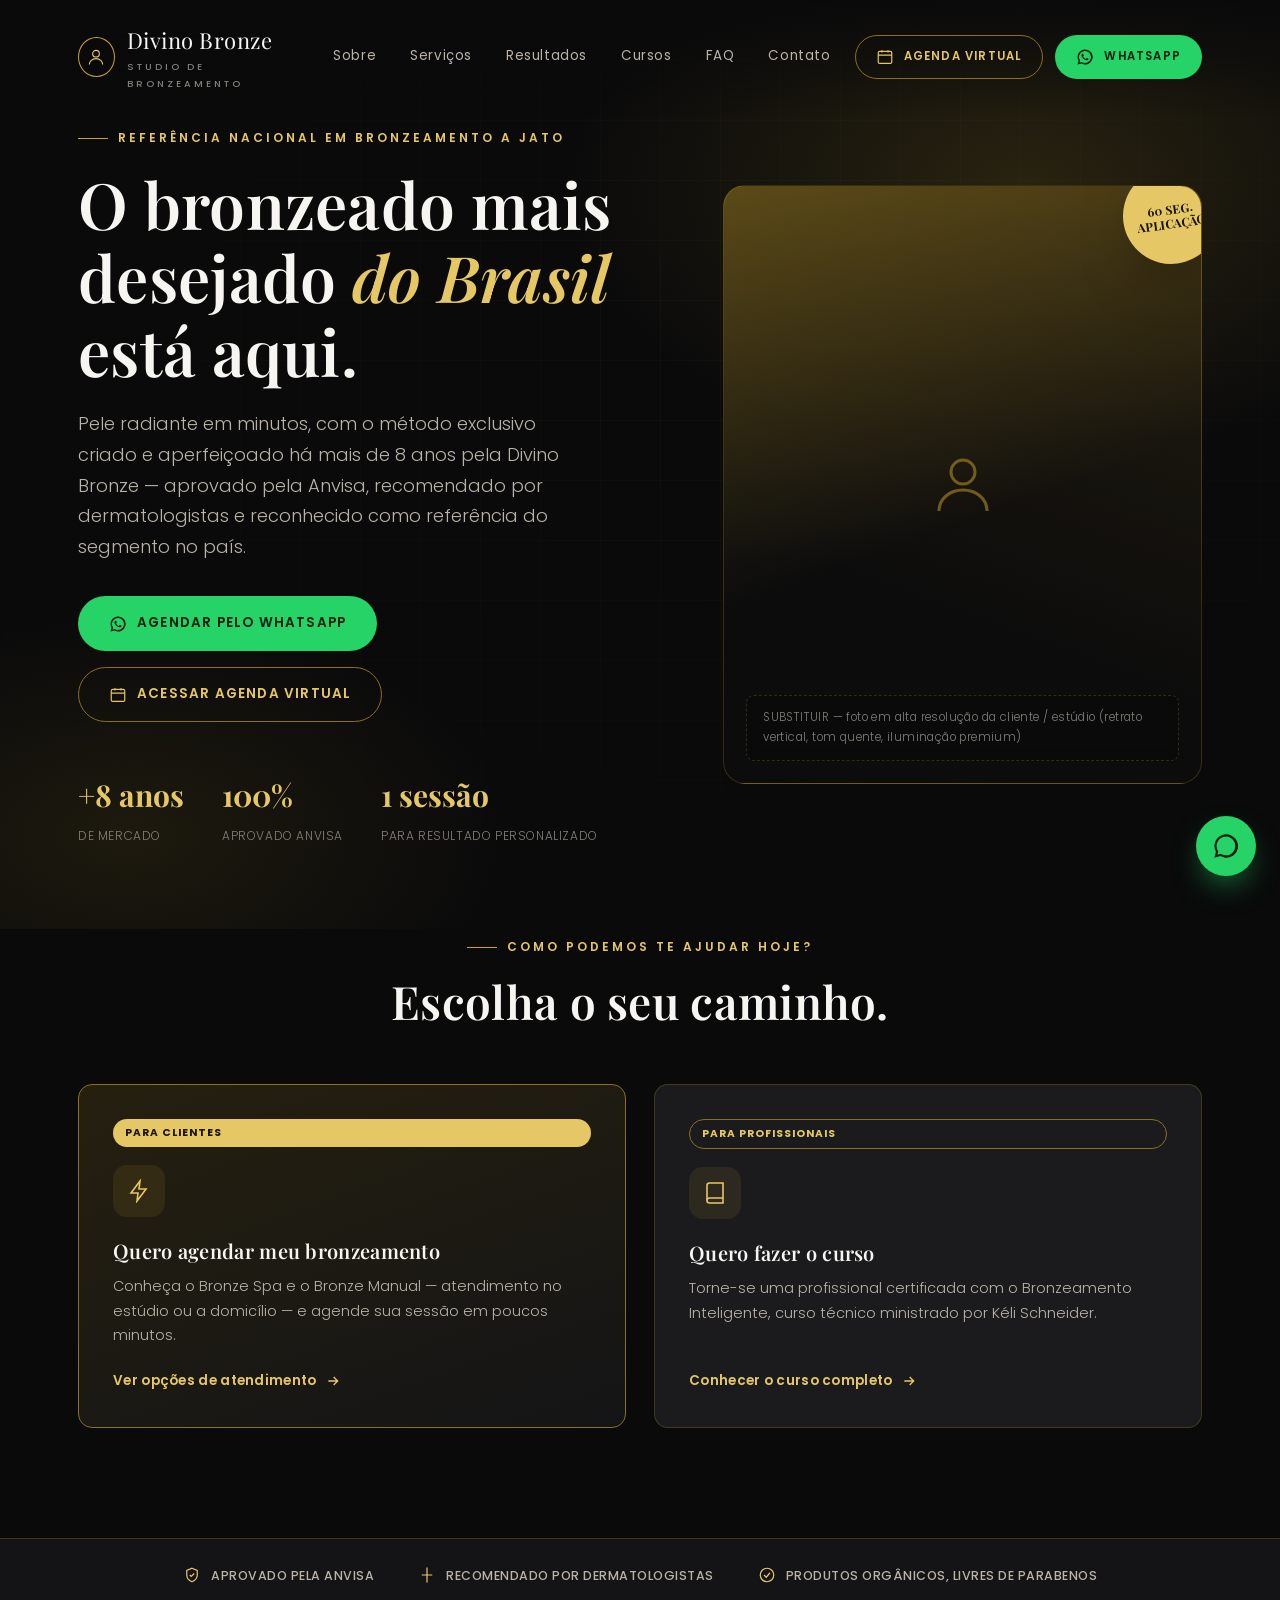
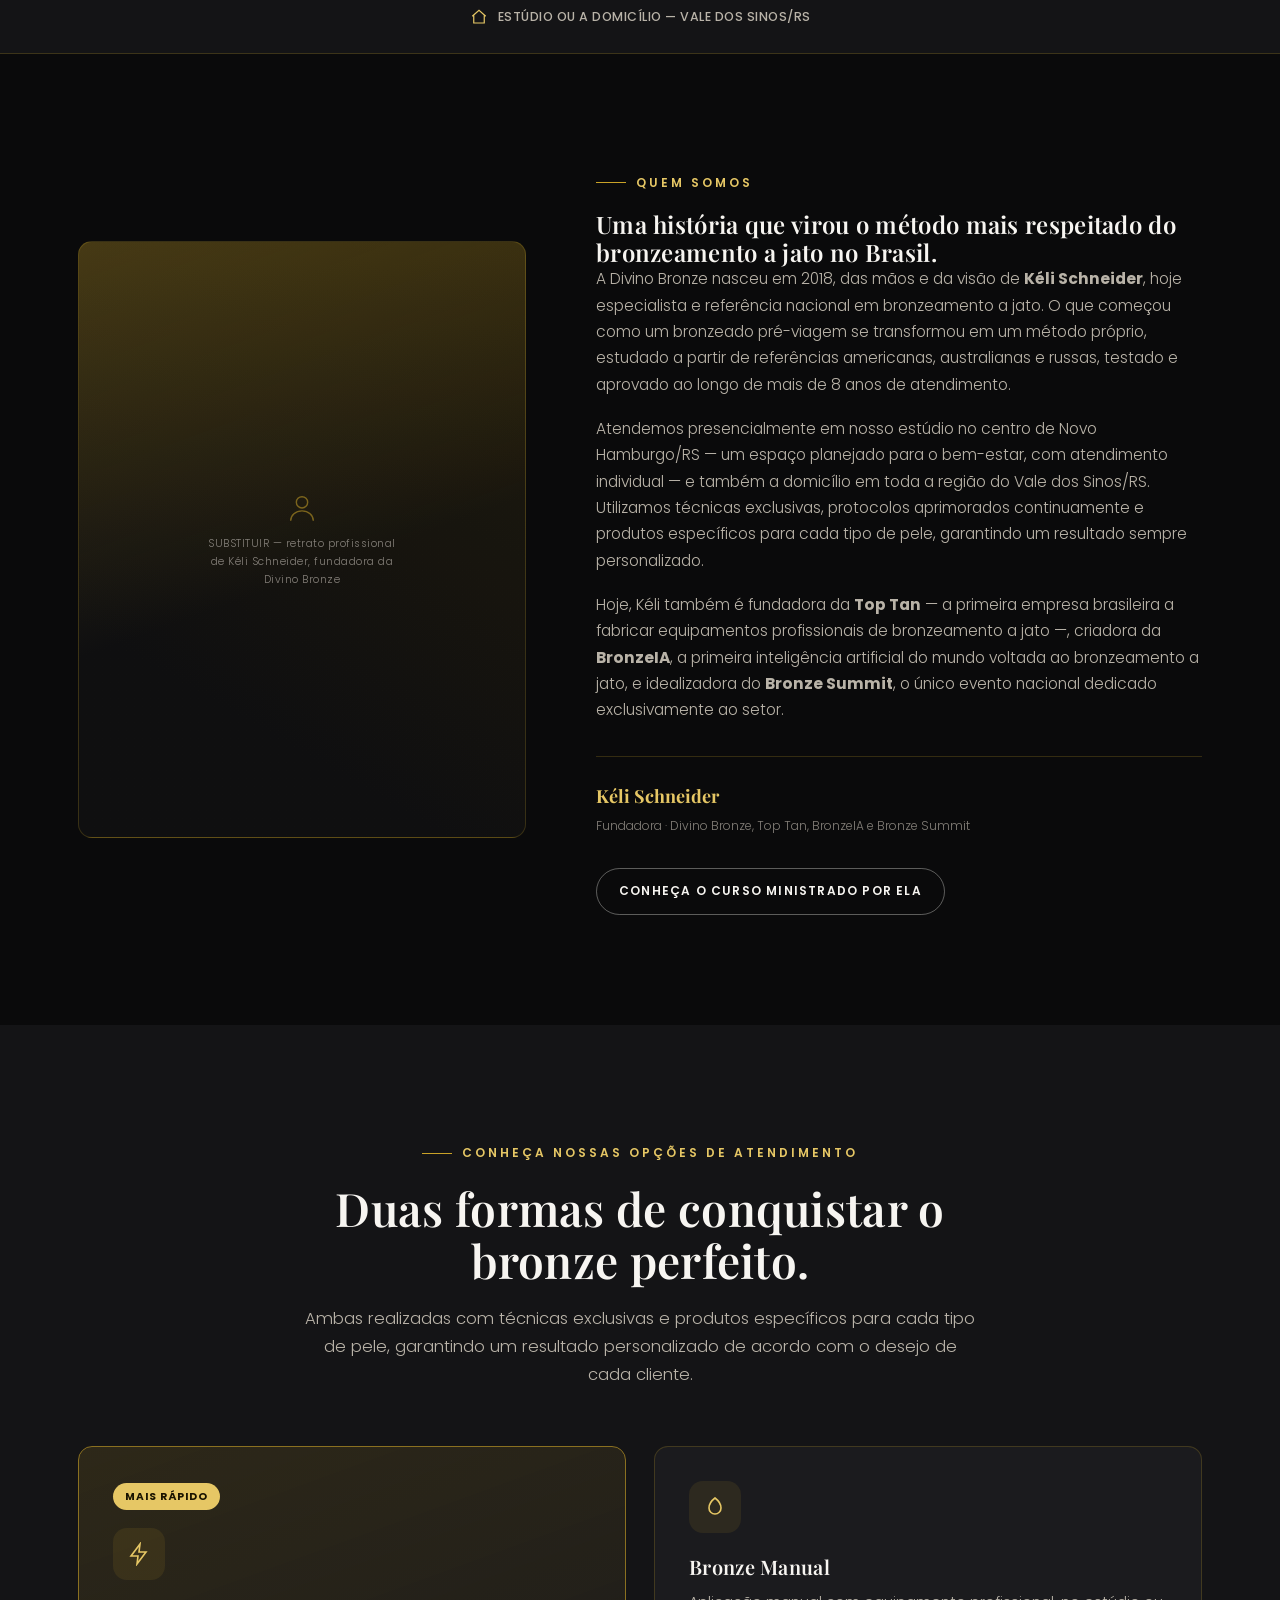
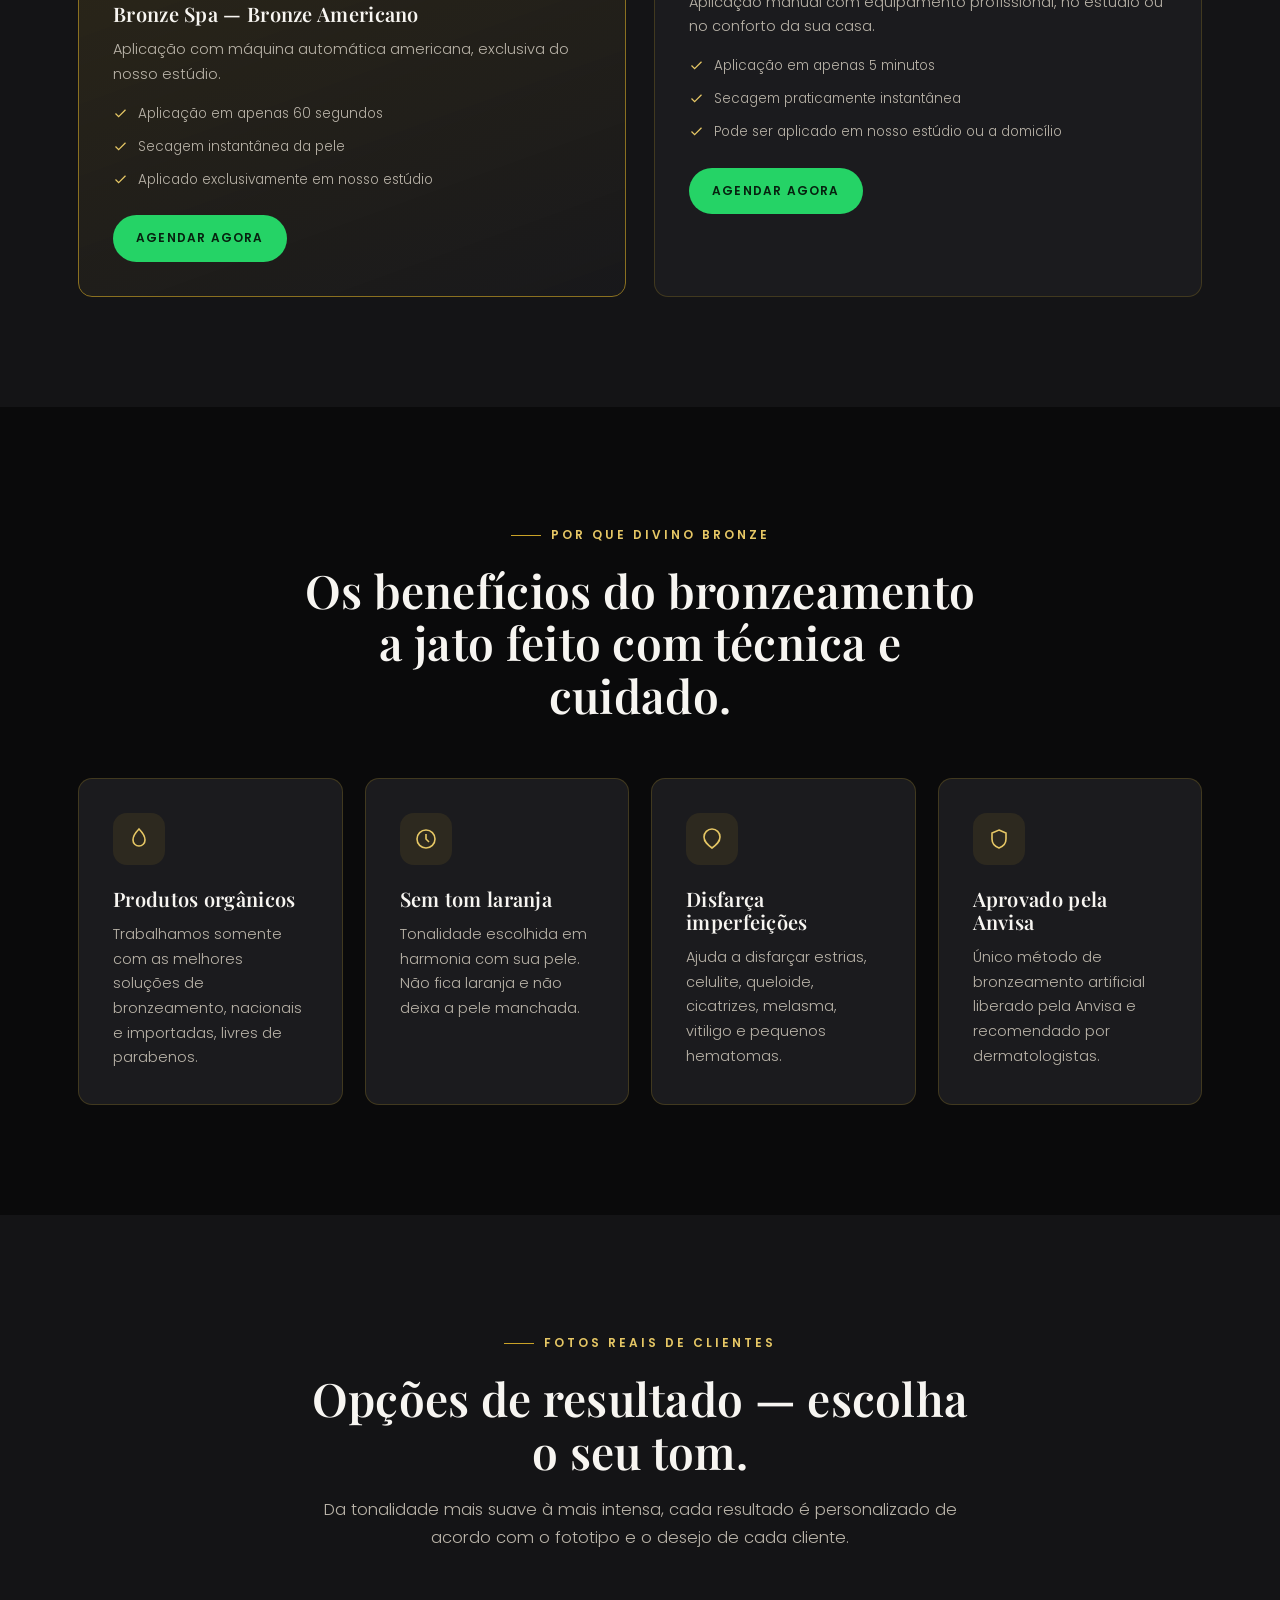
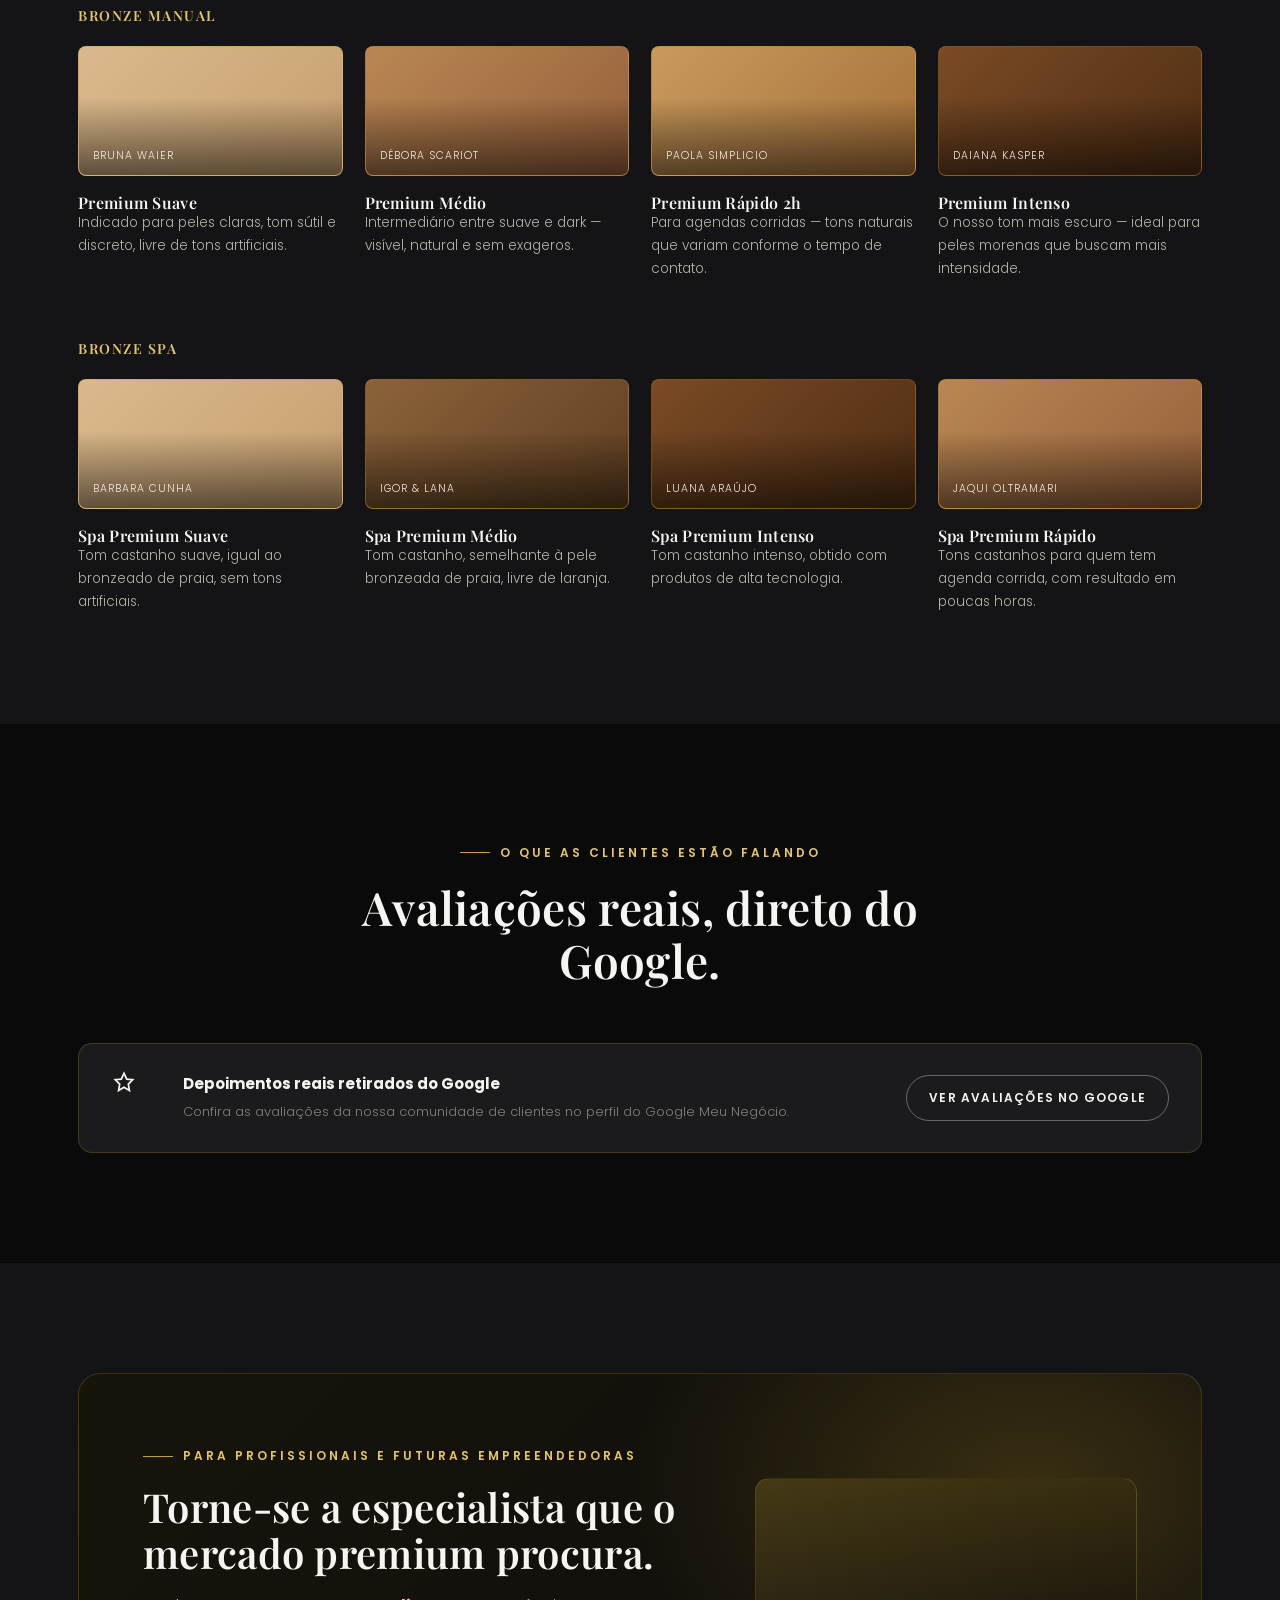
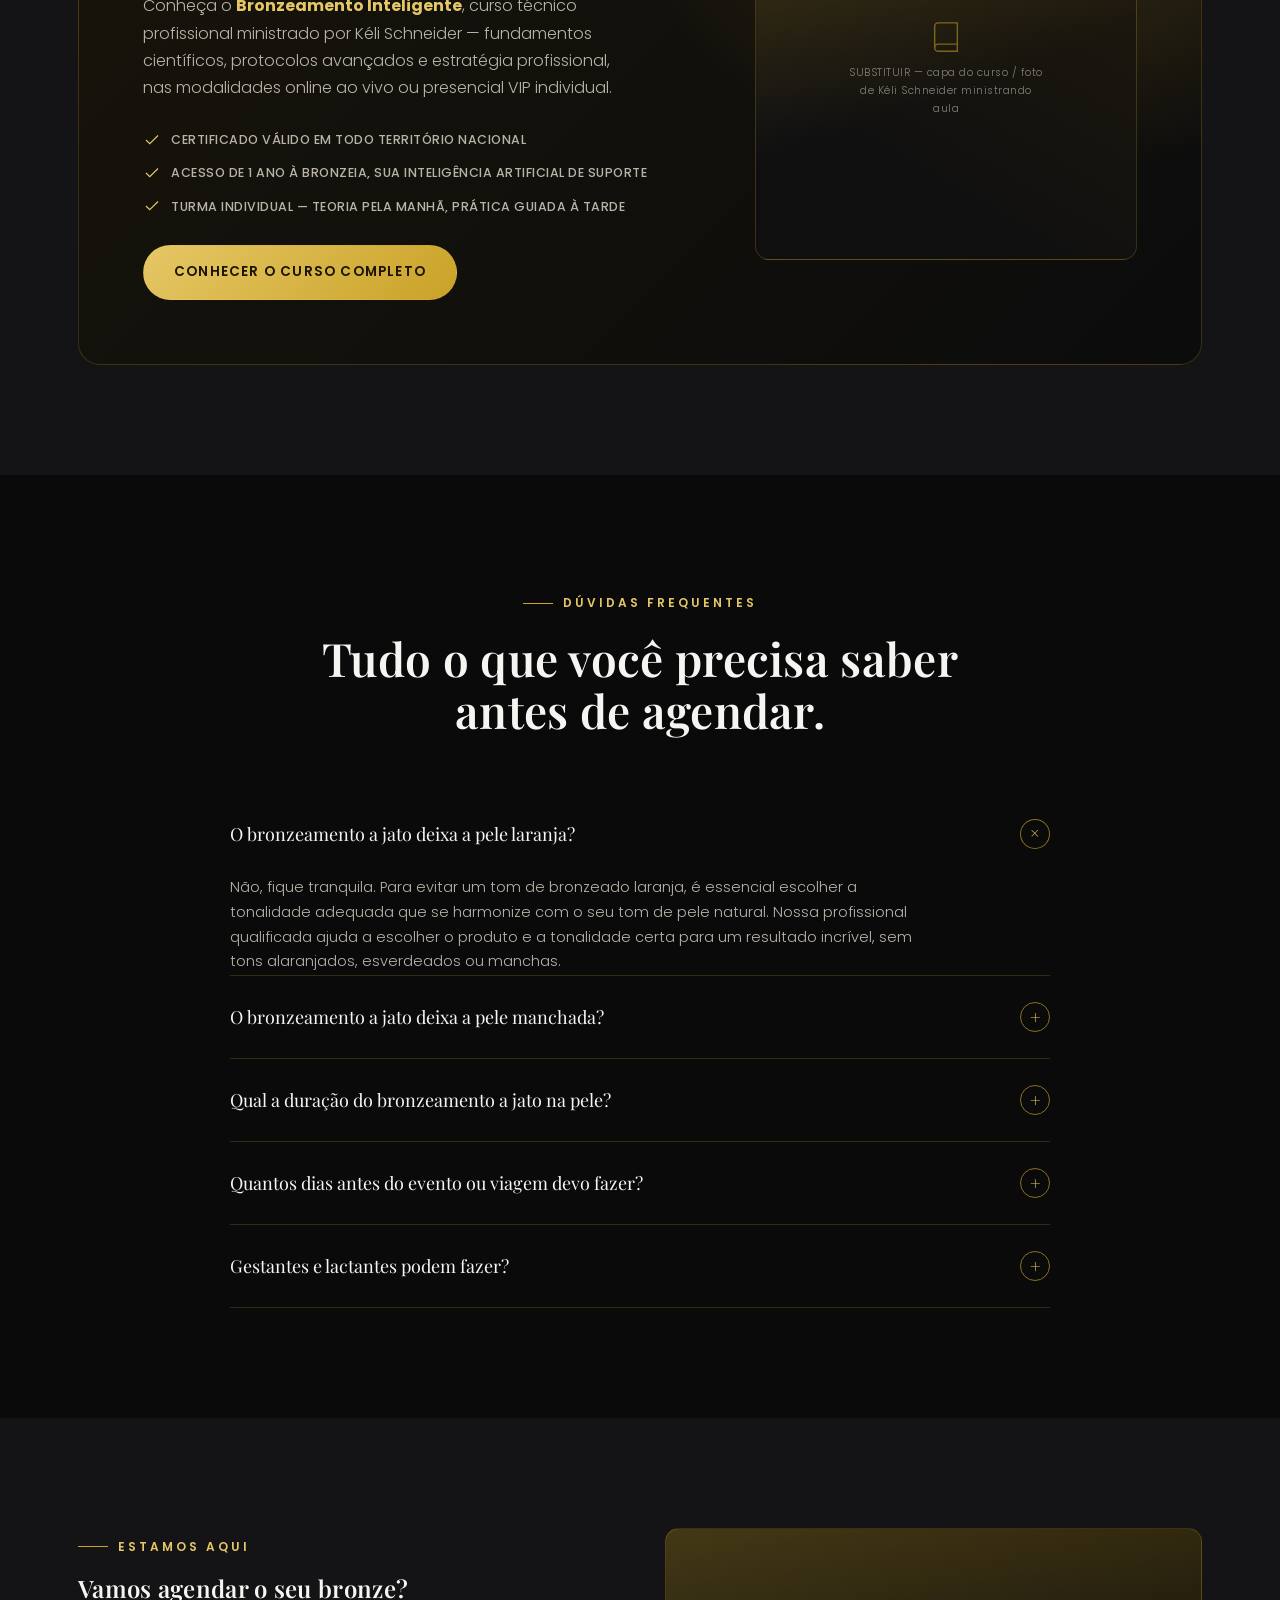
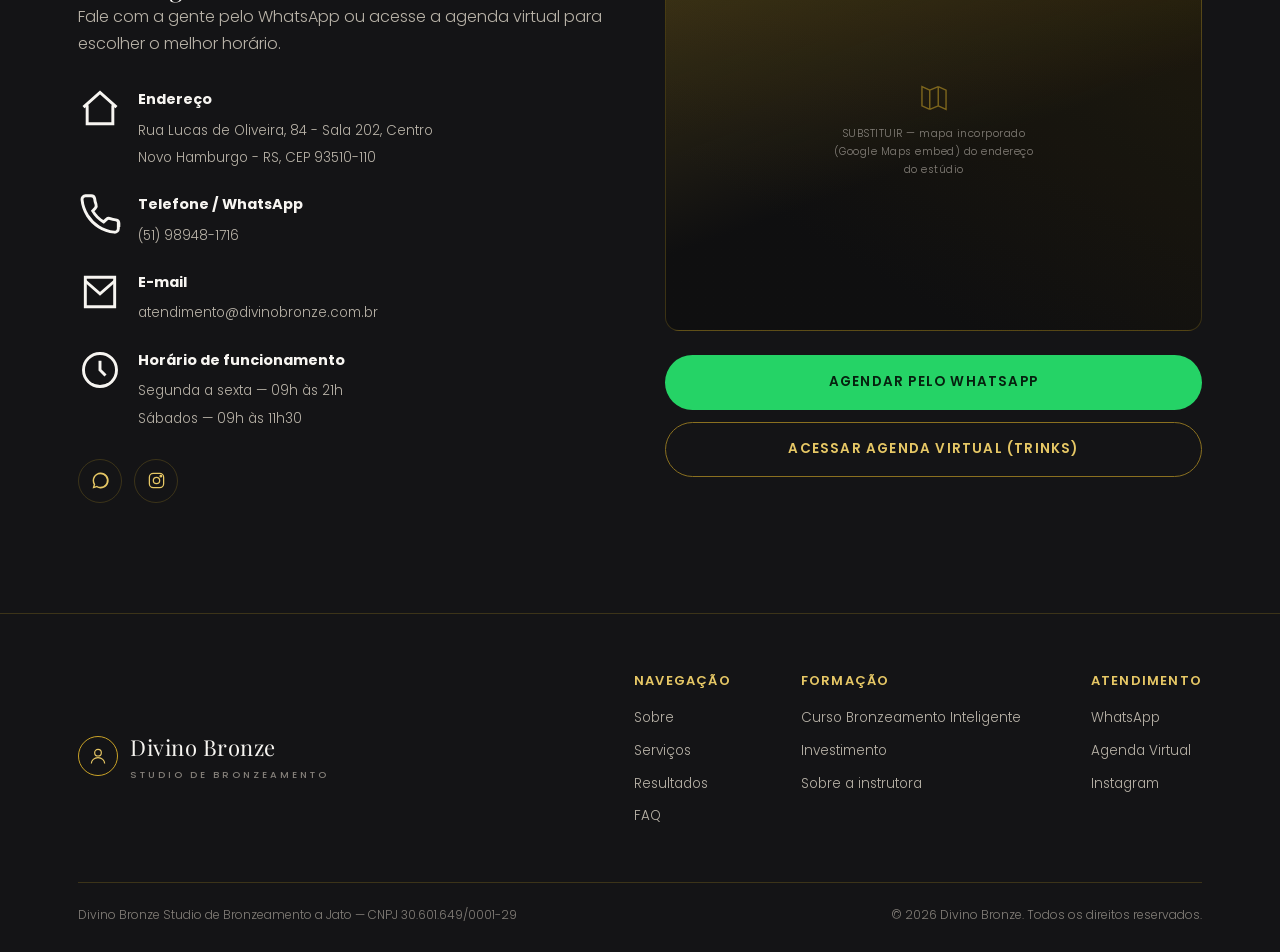
<file: index.html>
<!DOCTYPE html>
<html lang="pt-BR">
<head>
<meta charset="UTF-8">
<meta name="viewport" content="width=device-width, initial-scale=1.0">
<title>Divino Bronze | Studio de Bronzeamento a Jato em Novo Hamburgo/RS</title>
<meta name="description" content="Referência nacional em bronzeamento a jato. Atendimento premium em estúdio ou a domicílio em Novo Hamburgo/RS. Agende pelo WhatsApp ou pela agenda virtual.">
<link rel="preconnect" href="https://fonts.googleapis.com">
<link rel="preconnect" href="https://fonts.gstatic.com" crossorigin>
<link href="https://fonts.googleapis.com/css2?family=Playfair+Display:wght@500;600;700&family=Poppins:wght@300;400;500;600;700&display=swap" rel="stylesheet">
<link rel="stylesheet" href="css/style.css">
</head>
<body>

<!-- ===================== HEADER ===================== -->
<header class="site-header">
  <div class="container header-inner">
    <a href="index.html" class="logo">
      <span class="mark">
        <svg viewBox="0 0 24 24" fill="none" stroke="currentColor" stroke-width="1.4"><circle cx="12" cy="8" r="4"/><path d="M4 21c0-4 3.5-7 8-7s8 3 8 7"/></svg>
      </span>
      <span>Divino Bronze<small>Studio de Bronzeamento</small></span>
    </a>

    <nav class="main-nav">
      <a href="index.html#sobre">Sobre</a>
      <a href="index.html#servicos">Serviços</a>
      <a href="index.html#resultados">Resultados</a>
      <a href="cursos.html">Cursos</a>
      <a href="index.html#faq">FAQ</a>
      <a href="index.html#contato">Contato</a>
    </nav>

    <div class="header-ctas">
      <a class="btn btn-agenda btn-sm" href="https://www.trinks.com/divino-bronze" target="_blank" rel="noopener">
        <svg viewBox="0 0 24 24" fill="none" stroke="currentColor" stroke-width="1.6"><rect x="3" y="4.5" width="18" height="16" rx="2"/><path d="M3 9.5h18M8 3v3M16 3v3"/></svg>
        <span class="long">Agenda Virtual</span>
      </a>
      <a class="btn btn-whatsapp btn-sm" href="https://wa.me/5551989481716?text=Ol%C3%A1%2C%20Divino%20Bronze!%20Quero%20agendar%20meu%20bronzeamento%20a%20jato." target="_blank" rel="noopener">
        <svg viewBox="0 0 24 24" fill="currentColor"><path d="M12 2a10 10 0 0 0-8.6 15L2 22l5.2-1.4A10 10 0 1 0 12 2zm0 18a8 8 0 0 1-4.1-1.1l-.3-.2-3 .8.8-2.9-.2-.3A8 8 0 1 1 12 20zm4.4-5.9c-.2-.1-1.4-.7-1.6-.8-.2-.1-.4-.1-.5.1-.2.2-.6.8-.8 1-.1.2-.3.2-.5.1-.2-.1-1-.4-2-1.2-.7-.7-1.2-1.5-1.4-1.7-.1-.2 0-.4.1-.5l.4-.4c.1-.1.2-.3.2-.4.1-.2 0-.3 0-.4-.1-.1-.5-1.3-.7-1.8-.2-.4-.4-.4-.5-.4h-.5c-.2 0-.4.1-.6.3-.2.2-.8.8-.8 1.9s.8 2.2.9 2.4c.1.2 1.6 2.5 4 3.5.6.2 1 .4 1.3.5.6.2 1.1.2 1.5.1.5-.1 1.4-.6 1.6-1.1.2-.5.2-1 .1-1.1z"/></svg>
        <span>WhatsApp</span>
      </a>
    </div>

    <button class="nav-toggle" aria-label="Abrir menu">
      <svg viewBox="0 0 24 24" fill="none" stroke="currentColor" stroke-width="1.6"><path d="M4 7h16M4 12h16M4 17h16"/></svg>
    </button>
  </div>
</header>

<div class="mobile-panel">
  <button class="mobile-close" aria-label="Fechar menu">
    <svg viewBox="0 0 24 24" fill="none" stroke="currentColor" stroke-width="1.6"><path d="M6 6l12 12M18 6L6 18"/></svg>
  </button>
  <a href="index.html#sobre">Sobre</a>
  <a href="index.html#servicos">Serviços</a>
  <a href="index.html#resultados">Resultados</a>
  <a href="cursos.html">Cursos</a>
  <a href="index.html#faq">FAQ</a>
  <a href="index.html#contato">Contato</a>
  <div class="cta-row">
    <a class="btn btn-whatsapp" href="https://wa.me/5551989481716?text=Ol%C3%A1%2C%20Divino%20Bronze!%20Quero%20agendar%20meu%20bronzeamento%20a%20jato." target="_blank" rel="noopener">WhatsApp</a>
    <a class="btn btn-agenda" href="https://www.trinks.com/divino-bronze" target="_blank" rel="noopener">Agenda Virtual</a>
  </div>
</div>

<!-- ===================== HERO ===================== -->
<section class="hero">
  <div class="container hero-grid">
    <div class="reveal in-view">
      <div class="eyebrow">Referência nacional em bronzeamento a jato</div>
      <h1>O bronzeado mais desejado <em>do Brasil</em> está aqui.</h1>
      <p class="lead">Pele radiante em minutos, com o método exclusivo criado e aperfeiçoado há mais de 8 anos pela Divino Bronze — aprovado pela Anvisa, recomendado por dermatologistas e reconhecido como referência do segmento no país.</p>
      <div class="cta-row">
        <a class="btn btn-whatsapp" href="https://wa.me/5551989481716?text=Ol%C3%A1%2C%20Divino%20Bronze!%20Quero%20agendar%20meu%20bronzeamento%20a%20jato." target="_blank" rel="noopener">
          <svg viewBox="0 0 24 24" fill="currentColor"><path d="M12 2a10 10 0 0 0-8.6 15L2 22l5.2-1.4A10 10 0 1 0 12 2zm0 18a8 8 0 0 1-4.1-1.1l-.3-.2-3 .8.8-2.9-.2-.3A8 8 0 1 1 12 20zm4.4-5.9c-.2-.1-1.4-.7-1.6-.8-.2-.1-.4-.1-.5.1-.2.2-.6.8-.8 1-.1.2-.3.2-.5.1-.2-.1-1-.4-2-1.2-.7-.7-1.2-1.5-1.4-1.7-.1-.2 0-.4.1-.5l.4-.4c.1-.1.2-.3.2-.4.1-.2 0-.3 0-.4-.1-.1-.5-1.3-.7-1.8-.2-.4-.4-.4-.5-.4h-.5c-.2 0-.4.1-.6.3-.2.2-.8.8-.8 1.9s.8 2.2.9 2.4c.1.2 1.6 2.5 4 3.5.6.2 1 .4 1.3.5.6.2 1.1.2 1.5.1.5-.1 1.4-.6 1.6-1.1.2-.5.2-1 .1-1.1z"/></svg>
          Agendar pelo WhatsApp
        </a>
        <a class="btn btn-agenda" href="https://www.trinks.com/divino-bronze" target="_blank" rel="noopener">
          <svg viewBox="0 0 24 24" fill="none" stroke="currentColor" stroke-width="1.6"><rect x="3" y="4.5" width="18" height="16" rx="2"/><path d="M3 9.5h18M8 3v3M16 3v3"/></svg>
          Acessar Agenda Virtual
        </a>
      </div>
      <div class="hero-stats">
        <div class="stat"><b>+8 anos</b><span>DE MERCADO</span></div>
        <div class="stat"><b>100%</b><span>APROVADO ANVISA</span></div>
        <div class="stat"><b>1 sessão</b><span>PARA RESULTADO PERSONALIZADO</span></div>
      </div>
    </div>

    <div class="reveal">
      <div class="hero-visual">
        <div class="hero-badge">60 SEG. APLICAÇÃO</div>
        <svg class="ph-icon" viewBox="0 0 24 24" fill="none" stroke="currentColor" stroke-width="1"><circle cx="12" cy="8" r="4"/><path d="M4 21c0-4 3.5-7 8-7s8 3 8 7"/></svg>
        <div class="ph-label">SUBSTITUIR — foto em alta resolução da cliente / estúdio (retrato vertical, tom quente, iluminação premium)</div>
      </div>
    </div>
  </div>
</section>

<!-- ===================== ESCOLHA SEU CAMINHO ===================== -->
<section class="section path-chooser" id="escolha">
  <div class="container">
    <div class="section-head center reveal">
      <div class="eyebrow">Como podemos te ajudar hoje?</div>
      <h2>Escolha o seu caminho.</h2>
    </div>
    <div class="grid-2">
      <a href="#servicos" class="card card--featured path-card reveal">
        <span class="card-tag">Para clientes</span>
        <div class="icon-badge"><svg viewBox="0 0 24 24" fill="none" stroke="currentColor" stroke-width="1.6"><path d="M13 2 4 14h7l-1 8 9-12h-7l1-8z"/></svg></div>
        <h3>Quero agendar meu bronzeamento</h3>
        <p>Conheça o Bronze Spa e o Bronze Manual — atendimento no estúdio ou a domicílio — e agende sua sessão em poucos minutos.</p>
        <span class="path-card-link">Ver opções de atendimento
          <svg viewBox="0 0 24 24" fill="none" stroke="currentColor" stroke-width="2"><path d="M5 12h14M13 6l6 6-6 6"/></svg>
        </span>
      </a>

      <a href="cursos.html" class="card path-card reveal">
        <span class="card-tag" style="background:transparent; border:1px solid var(--gold-dim); color:var(--gold-light);">Para profissionais</span>
        <div class="icon-badge"><svg viewBox="0 0 24 24" fill="none" stroke="currentColor" stroke-width="1.6"><path d="M4 19.5A2.5 2.5 0 0 1 6.5 17H20"/><path d="M6.5 2H20v20H6.5A2.5 2.5 0 0 1 4 19.5v-15A2.5 2.5 0 0 1 6.5 2z"/></svg></div>
        <h3>Quero fazer o curso</h3>
        <p>Torne-se uma profissional certificada com o Bronzeamento Inteligente, curso técnico ministrado por Kéli Schneider.</p>
        <span class="path-card-link">Conhecer o curso completo
          <svg viewBox="0 0 24 24" fill="none" stroke="currentColor" stroke-width="2"><path d="M5 12h14M13 6l6 6-6 6"/></svg>
        </span>
      </a>
    </div>
  </div>
</section>

<!-- ===================== TRUST BAR ===================== -->
<div class="trust-bar">
  <div class="container">
    <div class="trust-item"><svg viewBox="0 0 24 24" fill="none" stroke="currentColor" stroke-width="1.6"><path d="M12 3l7 3v6c0 4.5-3 7.5-7 9-4-1.5-7-4.5-7-9V6l7-3z"/><path d="m9 12 2 2 4-4"/></svg> Aprovado pela Anvisa</div>
    <div class="trust-item"><svg viewBox="0 0 24 24" fill="none" stroke="currentColor" stroke-width="1.6"><path d="M12 2v20M5 12h14"/></svg> Recomendado por dermatologistas</div>
    <div class="trust-item"><svg viewBox="0 0 24 24" fill="none" stroke="currentColor" stroke-width="1.6"><circle cx="12" cy="12" r="9"/><path d="M8 12l3 3 5-6"/></svg> Produtos orgânicos, livres de parabenos</div>
    <div class="trust-item"><svg viewBox="0 0 24 24" fill="none" stroke="currentColor" stroke-width="1.6"><path d="M3 11l9-8 9 8M5 10v10h14V10"/></svg> Estúdio ou a domicílio — Vale dos Sinos/RS</div>
  </div>
</div>

<!-- ===================== SOBRE ===================== -->
<section class="section" id="sobre">
  <div class="container about-grid">
    <div class="reveal">
      <div class="photo-ph about-visual">
        <svg viewBox="0 0 24 24" fill="none" stroke="currentColor" stroke-width="1"><circle cx="12" cy="8" r="4"/><path d="M4 21c0-4 3.5-7 8-7s8 3 8 7"/></svg>
        <span>SUBSTITUIR — retrato profissional de Kéli Schneider, fundadora da Divino Bronze</span>
      </div>
    </div>
    <div class="reveal about-copy">
      <div class="eyebrow">Quem somos</div>
      <h2>Uma história que virou o método mais respeitado do bronzeamento a jato no Brasil.</h2>
      <p>A Divino Bronze nasceu em 2018, das mãos e da visão de <strong>Kéli Schneider</strong>, hoje especialista e referência nacional em bronzeamento a jato. O que começou como um bronzeado pré-viagem se transformou em um método próprio, estudado a partir de referências americanas, australianas e russas, testado e aprovado ao longo de mais de 8 anos de atendimento.</p>
      <p>Atendemos presencialmente em nosso estúdio no centro de Novo Hamburgo/RS — um espaço planejado para o bem-estar, com atendimento individual — e também a domicílio em toda a região do Vale dos Sinos/RS. Utilizamos técnicas exclusivas, protocolos aprimorados continuamente e produtos específicos para cada tipo de pele, garantindo um resultado sempre personalizado.</p>
      <p>Hoje, Kéli também é fundadora da <strong>Top Tan</strong> — a primeira empresa brasileira a fabricar equipamentos profissionais de bronzeamento a jato —, criadora da <strong>BronzeIA</strong>, a primeira inteligência artificial do mundo voltada ao bronzeamento a jato, e idealizadora do <strong>Bronze Summit</strong>, o único evento nacional dedicado exclusivamente ao setor.</p>
      <div class="about-signature">
        <div>
          <strong>Kéli Schneider</strong>
          <span>Fundadora · Divino Bronze, Top Tan, BronzeIA e Bronze Summit</span>
        </div>
      </div>
      <div class="cta-row" style="margin-top:30px;">
        <a class="btn btn-outline-light btn-sm" href="cursos.html">Conheça o curso ministrado por ela</a>
      </div>
    </div>
  </div>
</section>

<!-- ===================== SERVIÇOS ===================== -->
<section class="section section--alt" id="servicos">
  <div class="container">
    <div class="section-head center reveal">
      <div class="eyebrow">Conheça nossas opções de atendimento</div>
      <h2>Duas formas de conquistar o bronze perfeito.</h2>
      <p>Ambas realizadas com técnicas exclusivas e produtos específicos para cada tipo de pele, garantindo um resultado personalizado de acordo com o desejo de cada cliente.</p>
    </div>

    <div class="grid-2">
      <div class="card card--featured reveal">
        <span class="card-tag">Mais rápido</span>
        <div class="icon-badge"><svg viewBox="0 0 24 24" fill="none" stroke="currentColor" stroke-width="1.6"><path d="M13 2 4 14h7l-1 8 9-12h-7l1-8z"/></svg></div>
        <h3>Bronze Spa — Bronze Americano</h3>
        <p>Aplicação com máquina automática americana, exclusiva do nosso estúdio.</p>
        <ul>
          <li><svg viewBox="0 0 24 24" fill="none" stroke="currentColor" stroke-width="2"><path d="M20 6 9 17l-5-5"/></svg> Aplicação em apenas 60 segundos</li>
          <li><svg viewBox="0 0 24 24" fill="none" stroke="currentColor" stroke-width="2"><path d="M20 6 9 17l-5-5"/></svg> Secagem instantânea da pele</li>
          <li><svg viewBox="0 0 24 24" fill="none" stroke="currentColor" stroke-width="2"><path d="M20 6 9 17l-5-5"/></svg> Aplicado exclusivamente em nosso estúdio</li>
        </ul>
        <div class="card-foot">
          <a class="btn btn-whatsapp btn-sm" href="https://wa.me/5551989481716?text=Ol%C3%A1!%20Quero%20agendar%20o%20Bronze%20Spa%20(bronze%20americano)." target="_blank" rel="noopener">Agendar agora</a>
        </div>
      </div>

      <div class="card reveal">
        <div class="icon-badge"><svg viewBox="0 0 24 24" fill="none" stroke="currentColor" stroke-width="1.6"><path d="M12 3c-4 3-6 6-6 10a6 6 0 0 0 12 0c0-4-2-7-6-10z"/></svg></div>
        <h3>Bronze Manual</h3>
        <p>Aplicação manual com equipamento profissional, no estúdio ou no conforto da sua casa.</p>
        <ul>
          <li><svg viewBox="0 0 24 24" fill="none" stroke="currentColor" stroke-width="2"><path d="M20 6 9 17l-5-5"/></svg> Aplicação em apenas 5 minutos</li>
          <li><svg viewBox="0 0 24 24" fill="none" stroke="currentColor" stroke-width="2"><path d="M20 6 9 17l-5-5"/></svg> Secagem praticamente instantânea</li>
          <li><svg viewBox="0 0 24 24" fill="none" stroke="currentColor" stroke-width="2"><path d="M20 6 9 17l-5-5"/></svg> Pode ser aplicado em nosso estúdio ou a domicílio</li>
        </ul>
        <div class="card-foot">
          <a class="btn btn-whatsapp btn-sm" href="https://wa.me/5551989481716?text=Ol%C3%A1!%20Quero%20agendar%20o%20Bronze%20Manual." target="_blank" rel="noopener">Agendar agora</a>
        </div>
      </div>
    </div>
  </div>
</section>

<!-- ===================== DIFERENCIAIS ===================== -->
<section class="section">
  <div class="container">
    <div class="section-head center reveal">
      <div class="eyebrow">Por que Divino Bronze</div>
      <h2>Os benefícios do bronzeamento a jato feito com técnica e cuidado.</h2>
    </div>
    <div class="grid-4">
      <div class="card reveal">
        <div class="icon-badge"><svg viewBox="0 0 24 24" fill="none" stroke="currentColor" stroke-width="1.6"><path d="M12 2C8 6 6 9 6 13a6 6 0 0 0 12 0c0-4-2-7-6-11z"/></svg></div>
        <h3>Produtos orgânicos</h3>
        <p>Trabalhamos somente com as melhores soluções de bronzeamento, nacionais e importadas, livres de parabenos.</p>
      </div>
      <div class="card reveal">
        <div class="icon-badge"><svg viewBox="0 0 24 24" fill="none" stroke="currentColor" stroke-width="1.6"><circle cx="12" cy="12" r="9"/><path d="M12 7v5l3 3"/></svg></div>
        <h3>Sem tom laranja</h3>
        <p>Tonalidade escolhida em harmonia com sua pele. Não fica laranja e não deixa a pele manchada.</p>
      </div>
      <div class="card reveal">
        <div class="icon-badge"><svg viewBox="0 0 24 24" fill="none" stroke="currentColor" stroke-width="1.6"><path d="M12 21c-4-3-8-6-8-11a8 8 0 0 1 16 0c0 5-4 8-8 11z"/></svg></div>
        <h3>Disfarça imperfeições</h3>
        <p>Ajuda a disfarçar estrias, celulite, queloide, cicatrizes, melasma, vitiligo e pequenos hematomas.</p>
      </div>
      <div class="card reveal">
        <div class="icon-badge"><svg viewBox="0 0 24 24" fill="none" stroke="currentColor" stroke-width="1.6"><path d="M12 3l7 3v6c0 4.5-3 7.5-7 9-4-1.5-7-4.5-7-9V6l7-3z"/></svg></div>
        <h3>Aprovado pela Anvisa</h3>
        <p>Único método de bronzeamento artificial liberado pela Anvisa e recomendado por dermatologistas.</p>
      </div>
    </div>
  </div>
</section>

<!-- ===================== RESULTADOS ===================== -->
<section class="section section--alt" id="resultados">
  <div class="container">
    <div class="section-head center reveal">
      <div class="eyebrow">Fotos reais de clientes</div>
      <h2>Opções de resultado — escolha o seu tom.</h2>
      <p>Da tonalidade mais suave à mais intensa, cada resultado é personalizado de acordo com o fototipo e o desejo de cada cliente.</p>
    </div>

    <h3 class="gold-text" style="font-size:14px; letter-spacing:1.5px; text-transform:uppercase; margin-bottom:22px;">Bronze Manual</h3>
    <div class="grid-4" style="margin-bottom:60px;">
      <div class="tone-card reveal">
        <div class="tone-swatch tone-suave"><span>Bruna Waier</span></div>
        <h3 style="font-size:16px;">Premium Suave</h3>
        <p style="color:var(--text-muted); font-size:13.5px;">Indicado para peles claras, tom sútil e discreto, livre de tons artificiais.</p>
      </div>
      <div class="tone-card reveal">
        <div class="tone-swatch tone-medio"><span>Débora Scariot</span></div>
        <h3 style="font-size:16px;">Premium Médio</h3>
        <p style="color:var(--text-muted); font-size:13.5px;">Intermediário entre suave e dark — visível, natural e sem exageros.</p>
      </div>
      <div class="tone-card reveal">
        <div class="tone-swatch tone-rapido"><span>Paola Simplicio</span></div>
        <h3 style="font-size:16px;">Premium Rápido 2h</h3>
        <p style="color:var(--text-muted); font-size:13.5px;">Para agendas corridas — tons naturais que variam conforme o tempo de contato.</p>
      </div>
      <div class="tone-card reveal">
        <div class="tone-swatch tone-intenso"><span>Daiana Kasper</span></div>
        <h3 style="font-size:16px;">Premium Intenso</h3>
        <p style="color:var(--text-muted); font-size:13.5px;">O nosso tom mais escuro — ideal para peles morenas que buscam mais intensidade.</p>
      </div>
    </div>

    <h3 class="gold-text" style="font-size:14px; letter-spacing:1.5px; text-transform:uppercase; margin-bottom:22px;">Bronze Spa</h3>
    <div class="grid-4">
      <div class="tone-card reveal">
        <div class="tone-swatch tone-suave"><span>Barbara Cunha</span></div>
        <h3 style="font-size:16px;">Spa Premium Suave</h3>
        <p style="color:var(--text-muted); font-size:13.5px;">Tom castanho suave, igual ao bronzeado de praia, sem tons artificiais.</p>
      </div>
      <div class="tone-card reveal">
        <div class="tone-swatch tone-spa"><span>Igor &amp; Lana</span></div>
        <h3 style="font-size:16px;">Spa Premium Médio</h3>
        <p style="color:var(--text-muted); font-size:13.5px;">Tom castanho, semelhante à pele bronzeada de praia, livre de laranja.</p>
      </div>
      <div class="tone-card reveal">
        <div class="tone-swatch tone-intenso"><span>Luana Araújo</span></div>
        <h3 style="font-size:16px;">Spa Premium Intenso</h3>
        <p style="color:var(--text-muted); font-size:13.5px;">Tom castanho intenso, obtido com produtos de alta tecnologia.</p>
      </div>
      <div class="tone-card reveal">
        <div class="tone-swatch tone-medio"><span>Jaqui Oltramari</span></div>
        <h3 style="font-size:16px;">Spa Premium Rápido</h3>
        <p style="color:var(--text-muted); font-size:13.5px;">Tons castanhos para quem tem agenda corrida, com resultado em poucas horas.</p>
      </div>
    </div>
  </div>
</section>

<!-- ===================== DEPOIMENTOS ===================== -->
<section class="section">
  <div class="container">
    <div class="section-head center reveal">
      <div class="eyebrow">O que as clientes estão falando</div>
      <h2>Avaliações reais, direto do Google.</h2>
    </div>
    <div class="google-cta reveal">
      <div class="left">
        <div class="icon-badge" style="width:56px;height:56px;">
          <svg viewBox="0 0 24 24" width="26" height="26" fill="none" stroke="currentColor" stroke-width="1.6"><path d="M12 3l2.5 5.5L20 9l-4 4 1 6-5-3-5 3 1-6-4-4 5.5-.5z"/></svg>
        </div>
        <div>
          <strong>Depoimentos reais retirados do Google</strong>
          <span>Confira as avaliações da nossa comunidade de clientes no perfil do Google Meu Negócio.</span>
        </div>
      </div>
      <a class="btn btn-outline-light btn-sm" href="https://www.google.com/maps/search/?api=1&query=Divino+Bronze+Studio+de+Bronzeamento+Rua+Lucas+de+Oliveira+84+Novo+Hamburgo" target="_blank" rel="noopener">Ver avaliações no Google</a>
    </div>
  </div>
</section>

<!-- ===================== CURSOS TEASER ===================== -->
<section class="section section--alt">
  <div class="container">
    <div class="course-banner reveal">
      <div>
        <div class="eyebrow">Para profissionais e futuras empreendedoras</div>
        <h2>Torne-se a especialista que o mercado premium procura.</h2>
        <p>Conheça o <strong class="gold-text">Bronzeamento Inteligente</strong>, curso técnico profissional ministrado por Kéli Schneider — fundamentos científicos, protocolos avançados e estratégia profissional, nas modalidades online ao vivo ou presencial VIP individual.</p>
        <div class="course-banner-list">
          <div class="trust-item"><svg viewBox="0 0 24 24" fill="none" stroke="currentColor" stroke-width="1.6"><path d="M20 6 9 17l-5-5"/></svg> Certificado válido em todo território nacional</div>
          <div class="trust-item"><svg viewBox="0 0 24 24" fill="none" stroke="currentColor" stroke-width="1.6"><path d="M20 6 9 17l-5-5"/></svg> Acesso de 1 ano à BronzeIA, sua inteligência artificial de suporte</div>
          <div class="trust-item"><svg viewBox="0 0 24 24" fill="none" stroke="currentColor" stroke-width="1.6"><path d="M20 6 9 17l-5-5"/></svg> Turma individual — teoria pela manhã, prática guiada à tarde</div>
        </div>
        <div class="cta-row" style="margin-top:28px;">
          <a class="btn btn-gold" href="cursos.html">Conhecer o curso completo</a>
        </div>
      </div>
      <div class="photo-ph course-banner-visual">
        <svg viewBox="0 0 24 24" fill="none" stroke="currentColor" stroke-width="1"><path d="M4 19.5A2.5 2.5 0 0 1 6.5 17H20"/><path d="M6.5 2H20v20H6.5A2.5 2.5 0 0 1 4 19.5v-15A2.5 2.5 0 0 1 6.5 2z"/></svg>
        <span>SUBSTITUIR — capa do curso / foto de Kéli Schneider ministrando aula</span>
      </div>
    </div>
  </div>
</section>

<!-- ===================== FAQ ===================== -->
<section class="section" id="faq">
  <div class="container">
    <div class="section-head center reveal">
      <div class="eyebrow">Dúvidas frequentes</div>
      <h2>Tudo o que você precisa saber antes de agendar.</h2>
    </div>
    <div class="faq-list reveal">
      <div class="faq-item open">
        <button class="faq-q">O bronzeamento a jato deixa a pele laranja?<span class="plus">+</span></button>
        <div class="faq-a"><p>Não, fique tranquila. Para evitar um tom de bronzeado laranja, é essencial escolher a tonalidade adequada que se harmonize com o seu tom de pele natural. Nossa profissional qualificada ajuda a escolher o produto e a tonalidade certa para um resultado incrível, sem tons alaranjados, esverdeados ou manchas.</p></div>
      </div>
      <div class="faq-item">
        <button class="faq-q">O bronzeamento a jato deixa a pele manchada?<span class="plus">+</span></button>
        <div class="faq-a"><p>Não. Por isso é muito importante escolher uma profissional qualificada para realizar sua sessão, pois a aplicação precisa ser uniforme e sem excesso de produto na pele. Com a técnica criada por Kéli Schneider e os cuidados pós-sessão, você terá a pele bronzeada que sempre sonhou, sem manchas ou falhas, em apenas uma sessão.</p></div>
      </div>
      <div class="faq-item">
        <button class="faq-q">Qual a duração do bronzeamento a jato na pele?<span class="plus">+</span></button>
        <div class="faq-a"><p>O bronzeamento a jato fica na camada mais superficial da pele e por isso tem um tempo de fixação de até 15 dias, seguindo os cuidados passados por nossa profissional no momento do atendimento.</p></div>
      </div>
      <div class="faq-item">
        <button class="faq-q">Quantos dias antes do evento ou viagem devo fazer?<span class="plus">+</span></button>
        <div class="faq-a"><p>O ideal é fazer no máximo um a dois dias de antecedência. Assim garantimos que o bronzeamento estará com o tom totalmente desenvolvido e deslumbrante.</p></div>
      </div>
      <div class="faq-item">
        <button class="faq-q">Gestantes e lactantes podem fazer?<span class="plus">+</span></button>
        <div class="faq-a"><p>Podem sim. Somente pedimos que sempre conversem com seu médico, para que ele oriente sobre alguma restrição ou necessidade específica durante o atendimento.</p></div>
      </div>
    </div>
  </div>
</section>

<!-- ===================== CONTATO ===================== -->
<section class="section section--alt" id="contato">
  <div class="container contact-grid">
    <div class="reveal">
      <div class="eyebrow">Estamos aqui</div>
      <h2>Vamos agendar o seu bronze?</h2>
      <p style="color:var(--text-muted);">Fale com a gente pelo WhatsApp ou acesse a agenda virtual para escolher o melhor horário.</p>
      <div class="contact-info-list">
        <div class="contact-info-item">
          <div class="icon-badge"><svg viewBox="0 0 24 24" fill="none" stroke="currentColor" stroke-width="1.6"><path d="M3 11l9-8 9 8M5 10v10h14V10"/></svg></div>
          <div><strong>Endereço</strong><span>Rua Lucas de Oliveira, 84 - Sala 202, Centro<br>Novo Hamburgo - RS, CEP 93510-110</span></div>
        </div>
        <div class="contact-info-item">
          <div class="icon-badge"><svg viewBox="0 0 24 24" fill="none" stroke="currentColor" stroke-width="1.6"><path d="M22 16.9v3a2 2 0 0 1-2.2 2 19.8 19.8 0 0 1-8.6-3 19.5 19.5 0 0 1-6-6 19.8 19.8 0 0 1-3-8.7A2 2 0 0 1 4.1 2h3a2 2 0 0 1 2 1.7c.1 1 .3 2 .7 3a2 2 0 0 1-.4 2.1L8 10.3a16 16 0 0 0 6 6l1.5-1.4a2 2 0 0 1 2.1-.4c1 .4 2 .6 3 .7a2 2 0 0 1 1.7 2z"/></svg></div>
          <div><strong>Telefone / WhatsApp</strong><a href="tel:+5551989481716">(51) 98948-1716</a></div>
        </div>
        <div class="contact-info-item">
          <div class="icon-badge"><svg viewBox="0 0 24 24" fill="none" stroke="currentColor" stroke-width="1.6"><path d="M4 4h16v16H4z"/><path d="m4 6 8 7 8-7"/></svg></div>
          <div><strong>E-mail</strong><a href="mailto:atendimento@divinobronze.com.br">atendimento@divinobronze.com.br</a></div>
        </div>
        <div class="contact-info-item">
          <div class="icon-badge"><svg viewBox="0 0 24 24" fill="none" stroke="currentColor" stroke-width="1.6"><circle cx="12" cy="12" r="9"/><path d="M12 7v5l3 3"/></svg></div>
          <div><strong>Horário de funcionamento</strong><span>Segunda a sexta — 09h às 21h<br>Sábados — 09h às 11h30</span></div>
        </div>
      </div>
      <div class="social-row">
        <a href="https://wa.me/5551989481716" target="_blank" rel="noopener" aria-label="WhatsApp"><svg viewBox="0 0 24 24" fill="currentColor"><path d="M12 2a10 10 0 0 0-8.6 15L2 22l5.2-1.4A10 10 0 1 0 12 2zm0 18a8 8 0 0 1-4.1-1.1l-.3-.2-3 .8.8-2.9-.2-.3A8 8 0 1 1 12 20z"/></svg></a>
        <a href="https://www.instagram.com/estudiodivinobronze/" target="_blank" rel="noopener" aria-label="Instagram"><svg viewBox="0 0 24 24" fill="none" stroke="currentColor" stroke-width="1.6"><rect x="3" y="3" width="18" height="18" rx="5"/><circle cx="12" cy="12" r="4"/><circle cx="17.5" cy="6.5" r="1"/></svg></a>
      </div>
    </div>
    <div class="reveal">
      <div class="photo-ph map-ph">
        <svg viewBox="0 0 24 24" fill="none" stroke="currentColor" stroke-width="1"><path d="M9 20l-5.5-2.5V4L9 6.5m0 13.5 6-2.5m-6 2.5V6.5m6 11 5.5 2.5V6.5L15 4m0 13.5V4m0 0L9 6.5"/></svg>
        <span>SUBSTITUIR — mapa incorporado (Google Maps embed) do endereço do estúdio</span>
      </div>
      <div class="cta-row" style="margin-top:24px;">
        <a class="btn btn-whatsapp btn-block" href="https://wa.me/5551989481716?text=Ol%C3%A1%2C%20Divino%20Bronze!%20Quero%20agendar%20meu%20bronzeamento%20a%20jato." target="_blank" rel="noopener">Agendar pelo WhatsApp</a>
      </div>
      <div class="cta-row" style="margin-top:12px;">
        <a class="btn btn-agenda btn-block" href="https://www.trinks.com/divino-bronze" target="_blank" rel="noopener">Acessar Agenda Virtual (Trinks)</a>
      </div>
    </div>
  </div>
</section>

<!-- ===================== FOOTER ===================== -->
<footer class="site-footer">
  <div class="container">
    <div class="footer-top">
      <a href="index.html" class="logo">
        <span class="mark"><svg viewBox="0 0 24 24" fill="none" stroke="currentColor" stroke-width="1.4"><circle cx="12" cy="8" r="4"/><path d="M4 21c0-4 3.5-7 8-7s8 3 8 7"/></svg></span>
        <span>Divino Bronze<small>Studio de Bronzeamento</small></span>
      </a>
      <div class="footer-cols">
        <div class="footer-col">
          <h4>Navegação</h4>
          <a href="index.html#sobre">Sobre</a>
          <a href="index.html#servicos">Serviços</a>
          <a href="index.html#resultados">Resultados</a>
          <a href="index.html#faq">FAQ</a>
        </div>
        <div class="footer-col">
          <h4>Formação</h4>
          <a href="cursos.html">Curso Bronzeamento Inteligente</a>
          <a href="cursos.html#investimento">Investimento</a>
          <a href="cursos.html#instrutora">Sobre a instrutora</a>
        </div>
        <div class="footer-col">
          <h4>Atendimento</h4>
          <a href="https://wa.me/5551989481716" target="_blank" rel="noopener">WhatsApp</a>
          <a href="https://www.trinks.com/divino-bronze" target="_blank" rel="noopener">Agenda Virtual</a>
          <a href="https://www.instagram.com/estudiodivinobronze/" target="_blank" rel="noopener">Instagram</a>
        </div>
      </div>
    </div>
    <div class="footer-bottom">
      <span>Divino Bronze Studio de Bronzeamento a Jato — CNPJ 30.601.649/0001-29</span>
      <span>© <span data-year></span> Divino Bronze. Todos os direitos reservados.</span>
    </div>
  </div>
</footer>

<a class="float-wa" href="https://wa.me/5551989481716?text=Ol%C3%A1%2C%20Divino%20Bronze!%20Quero%20agendar%20meu%20bronzeamento%20a%20jato." target="_blank" rel="noopener" aria-label="Agendar pelo WhatsApp">
  <svg viewBox="0 0 24 24" fill="currentColor"><path d="M12 2a10 10 0 0 0-8.6 15L2 22l5.2-1.4A10 10 0 1 0 12 2zm0 18a8 8 0 0 1-4.1-1.1l-.3-.2-3 .8.8-2.9-.2-.3A8 8 0 1 1 12 20z"/></svg>
</a>

<script src="js/main.js"></script>
</body>
</html>
</file>
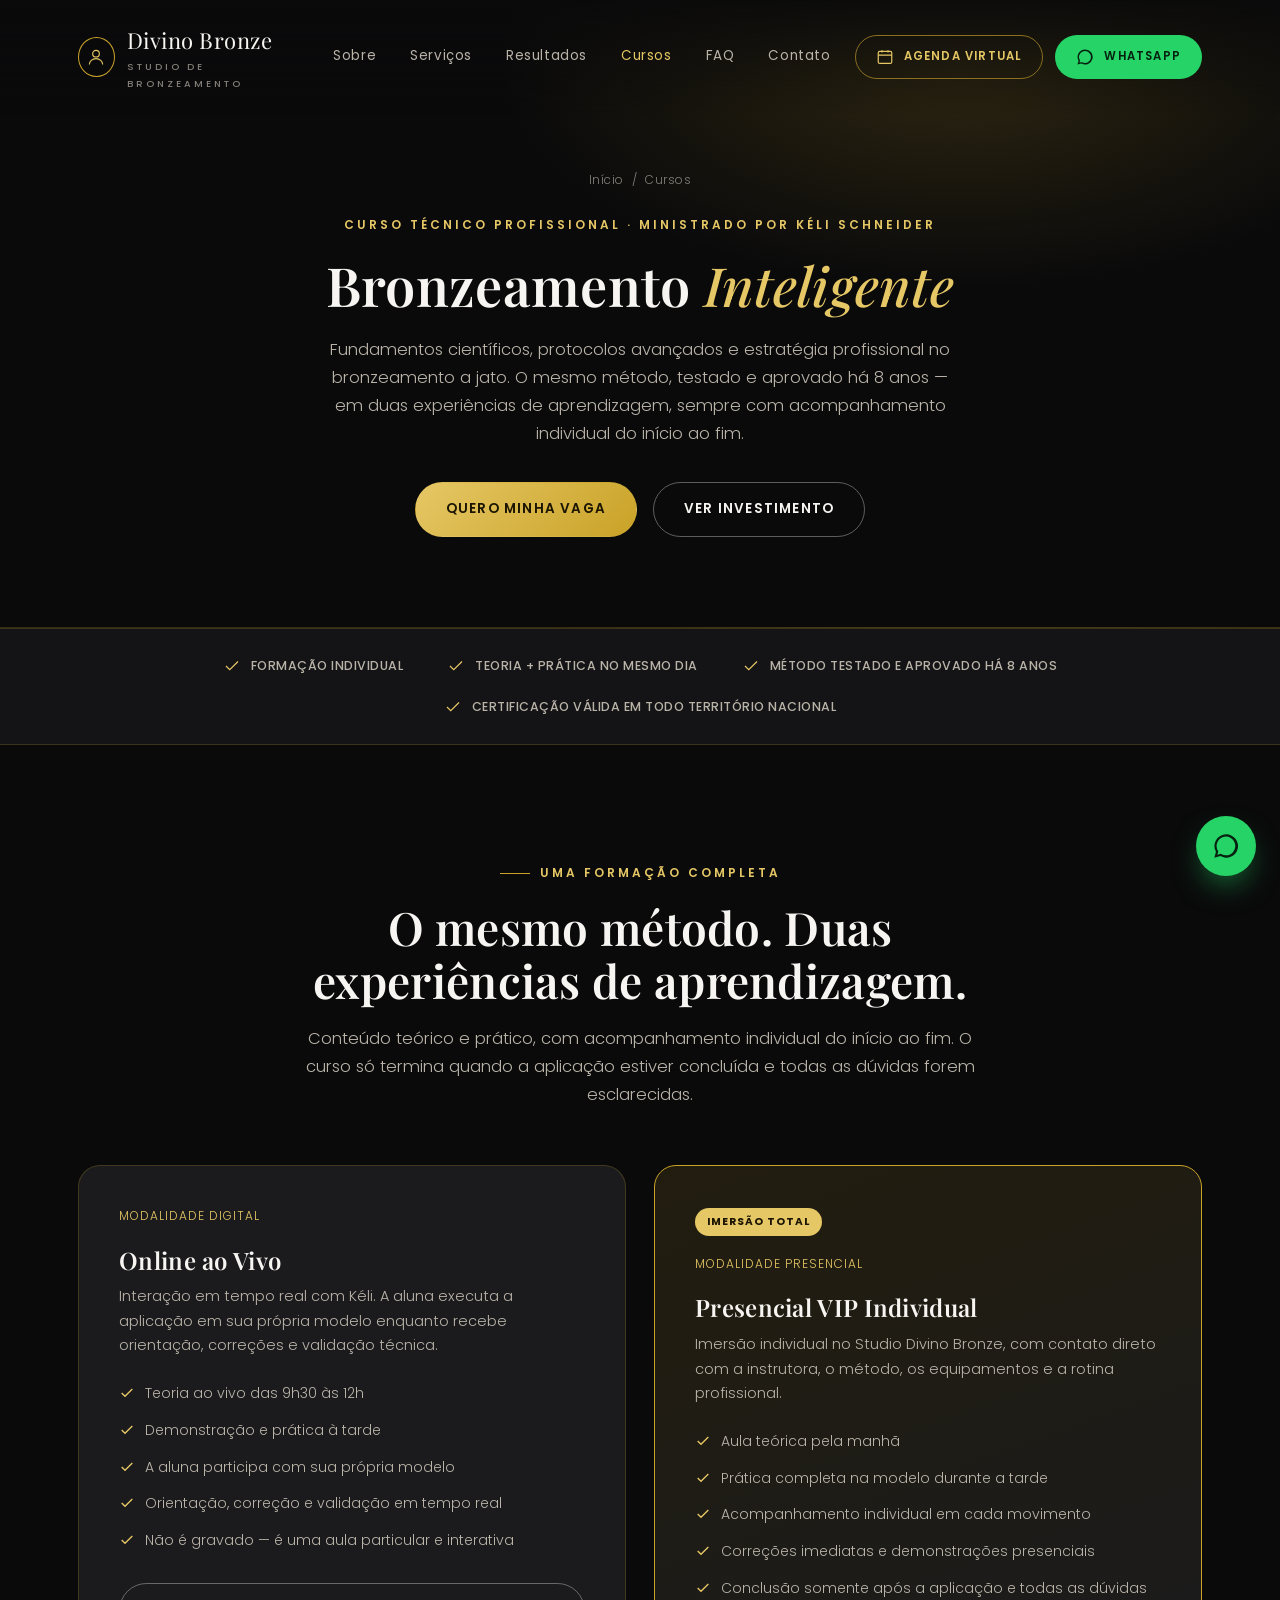
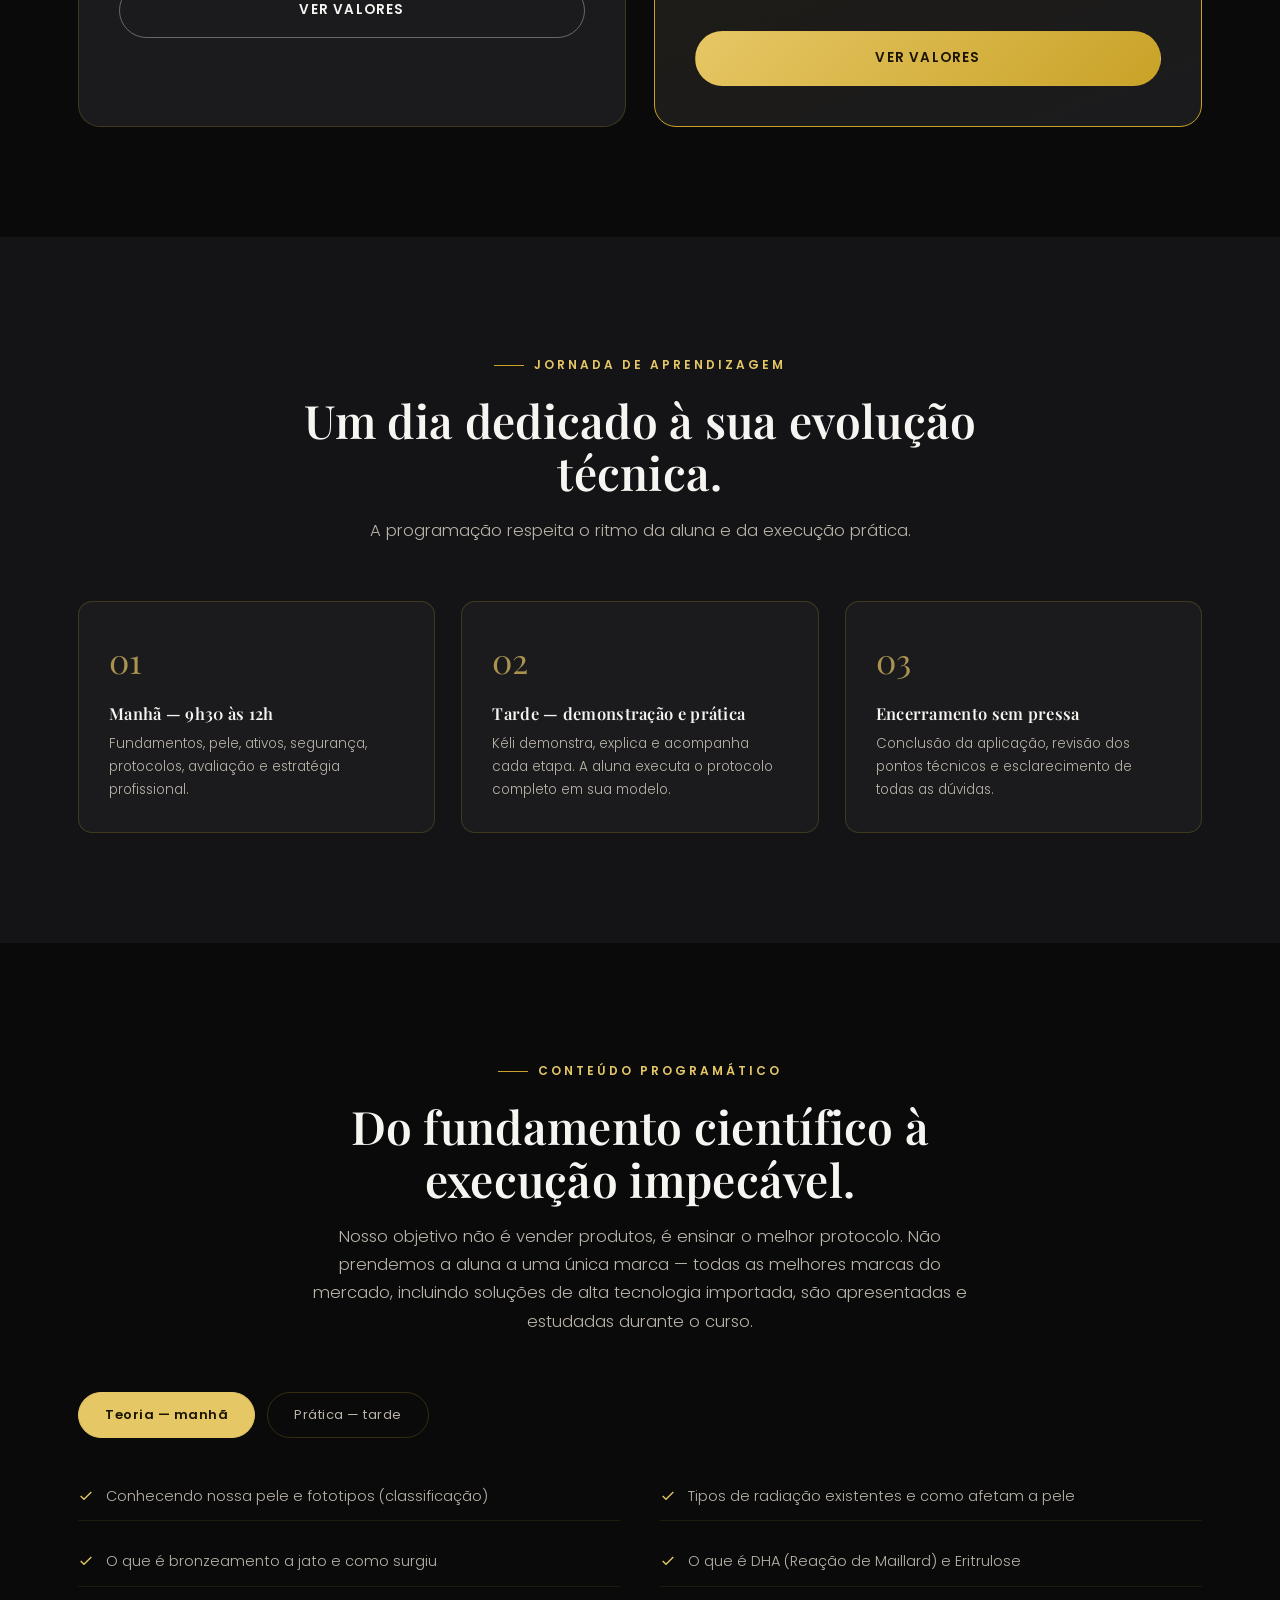
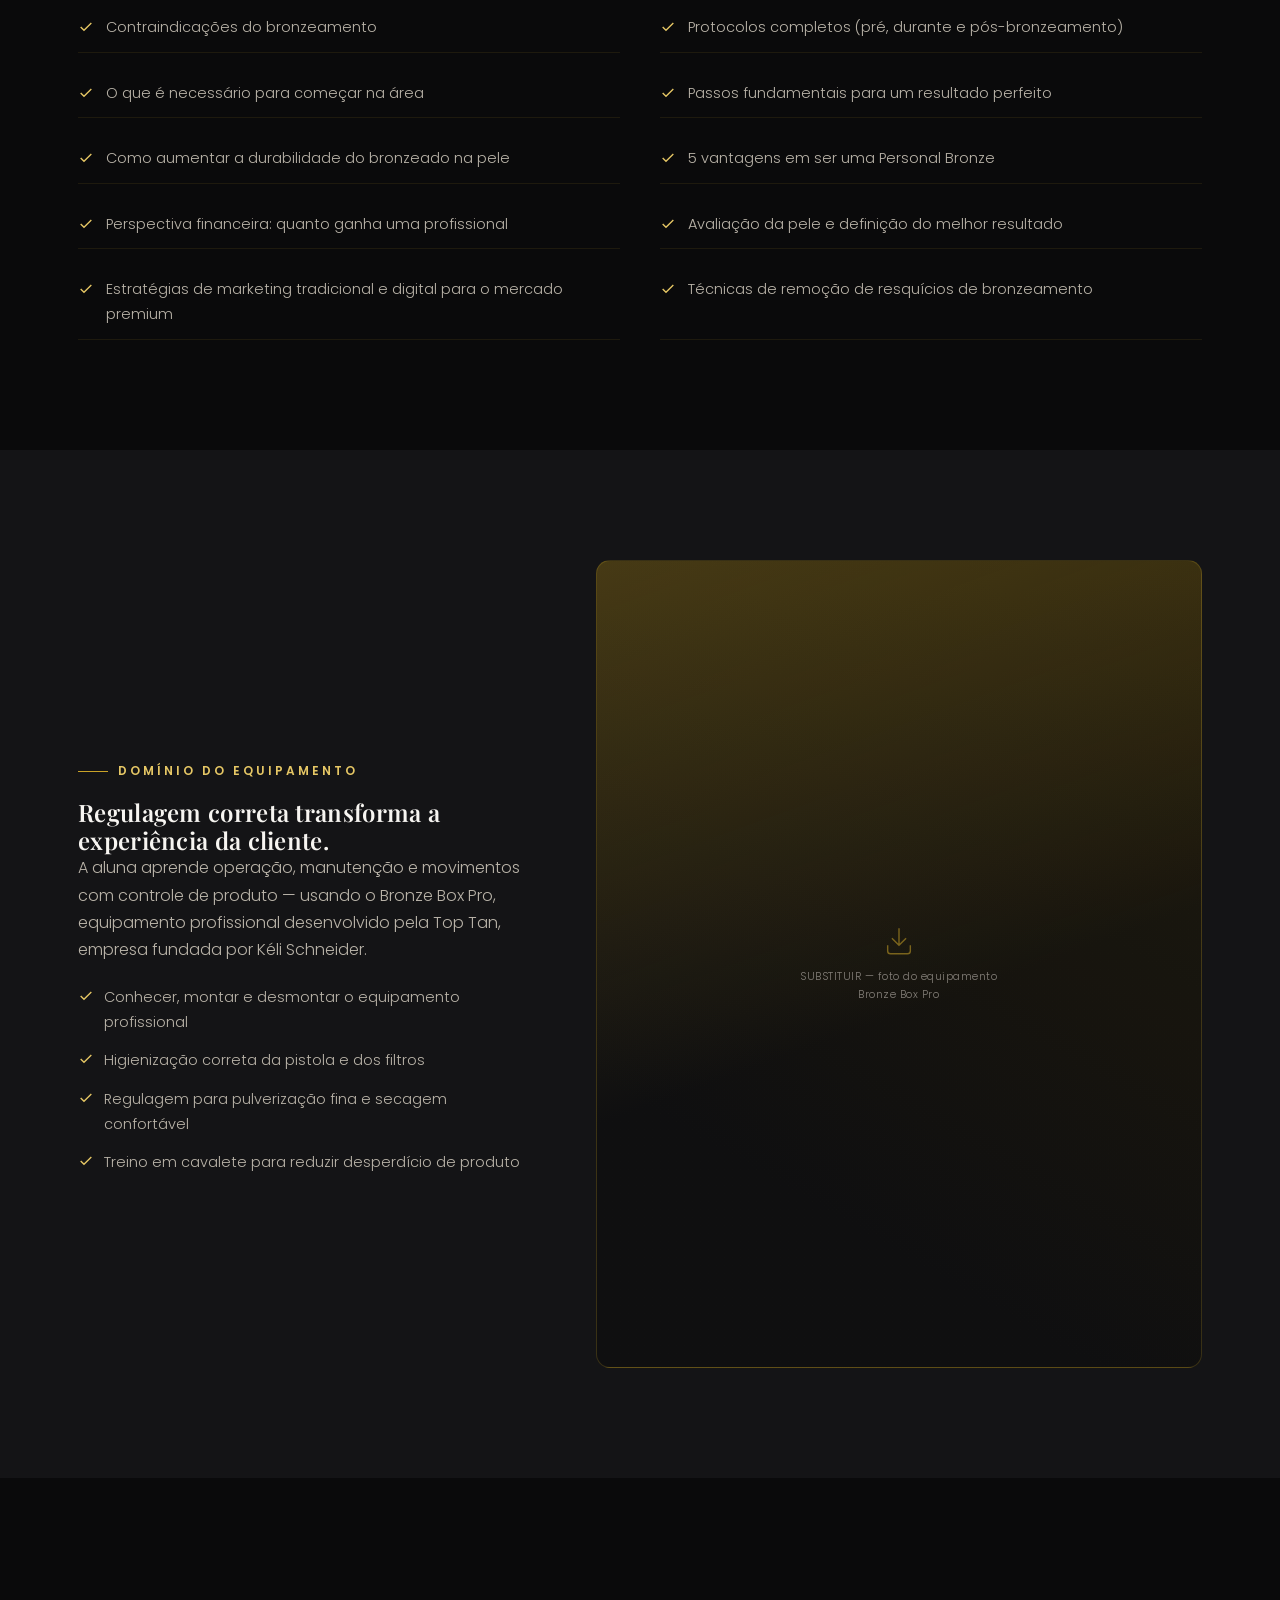
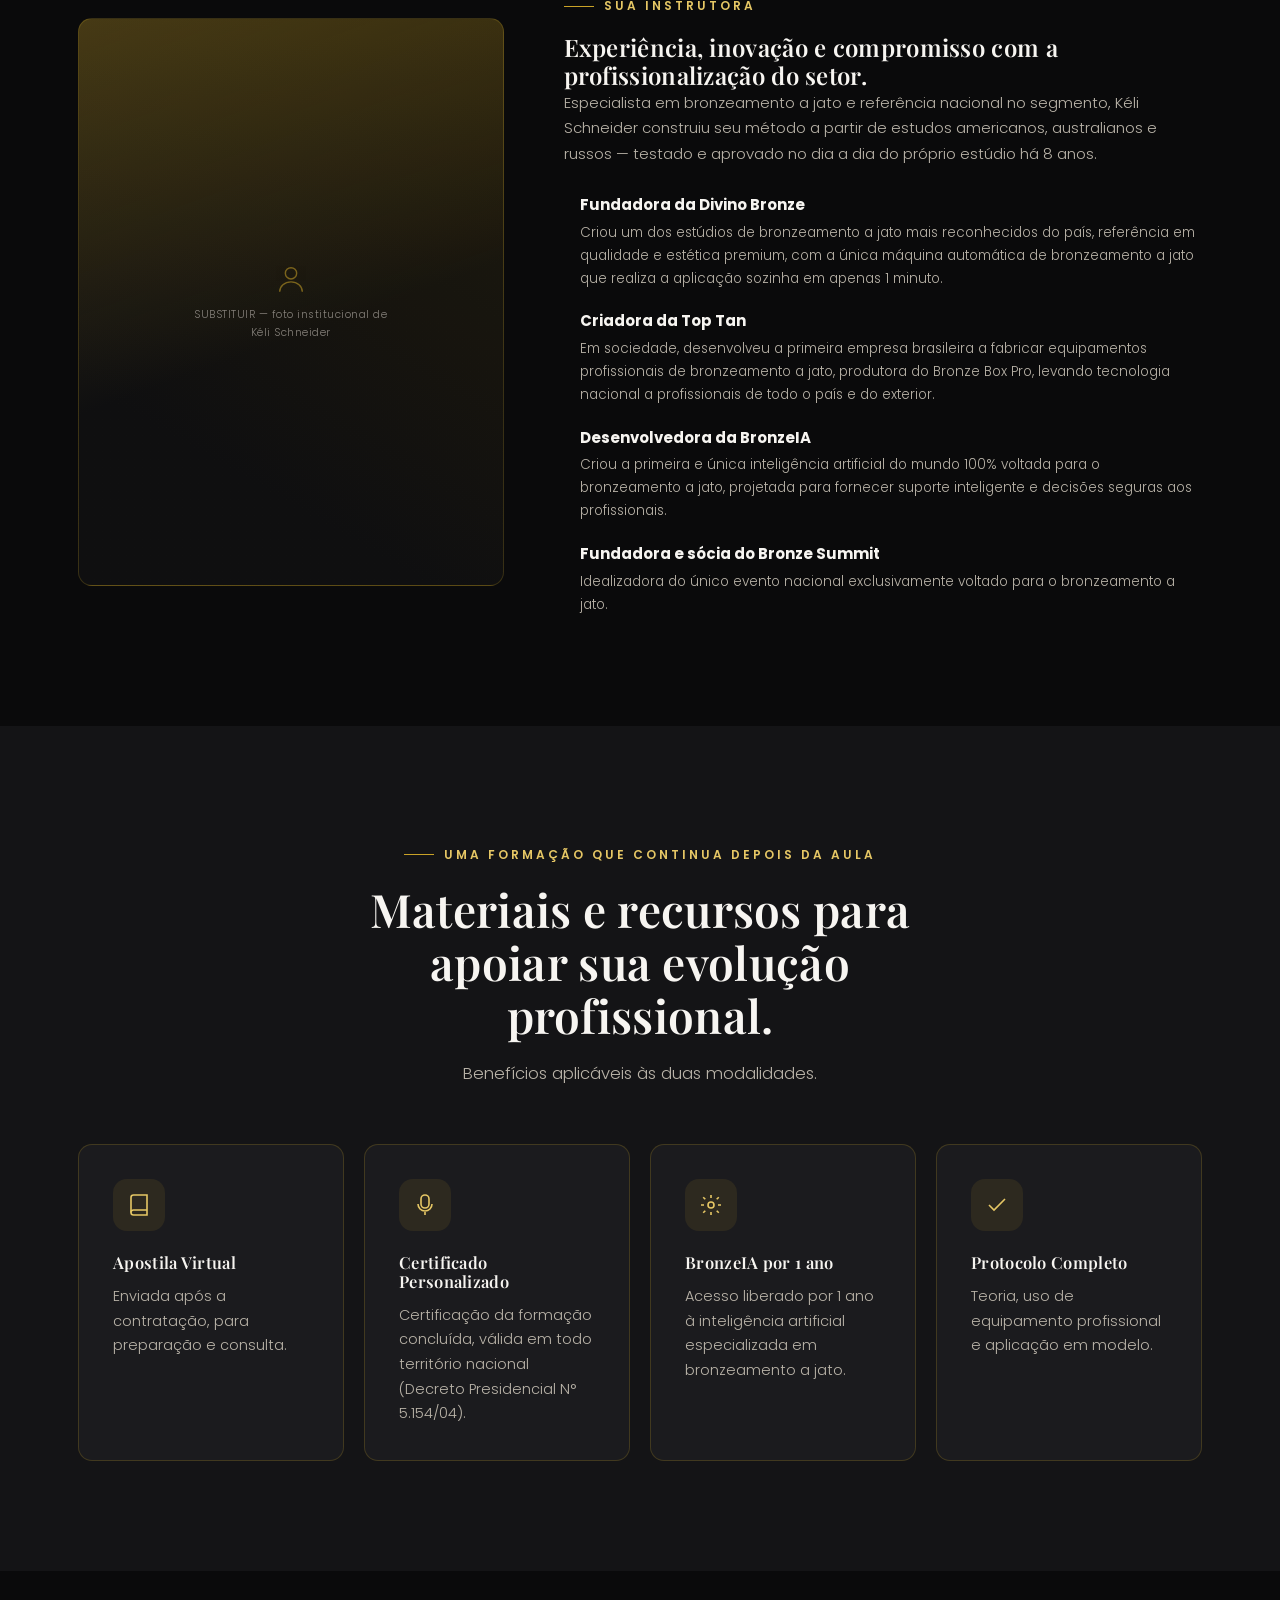
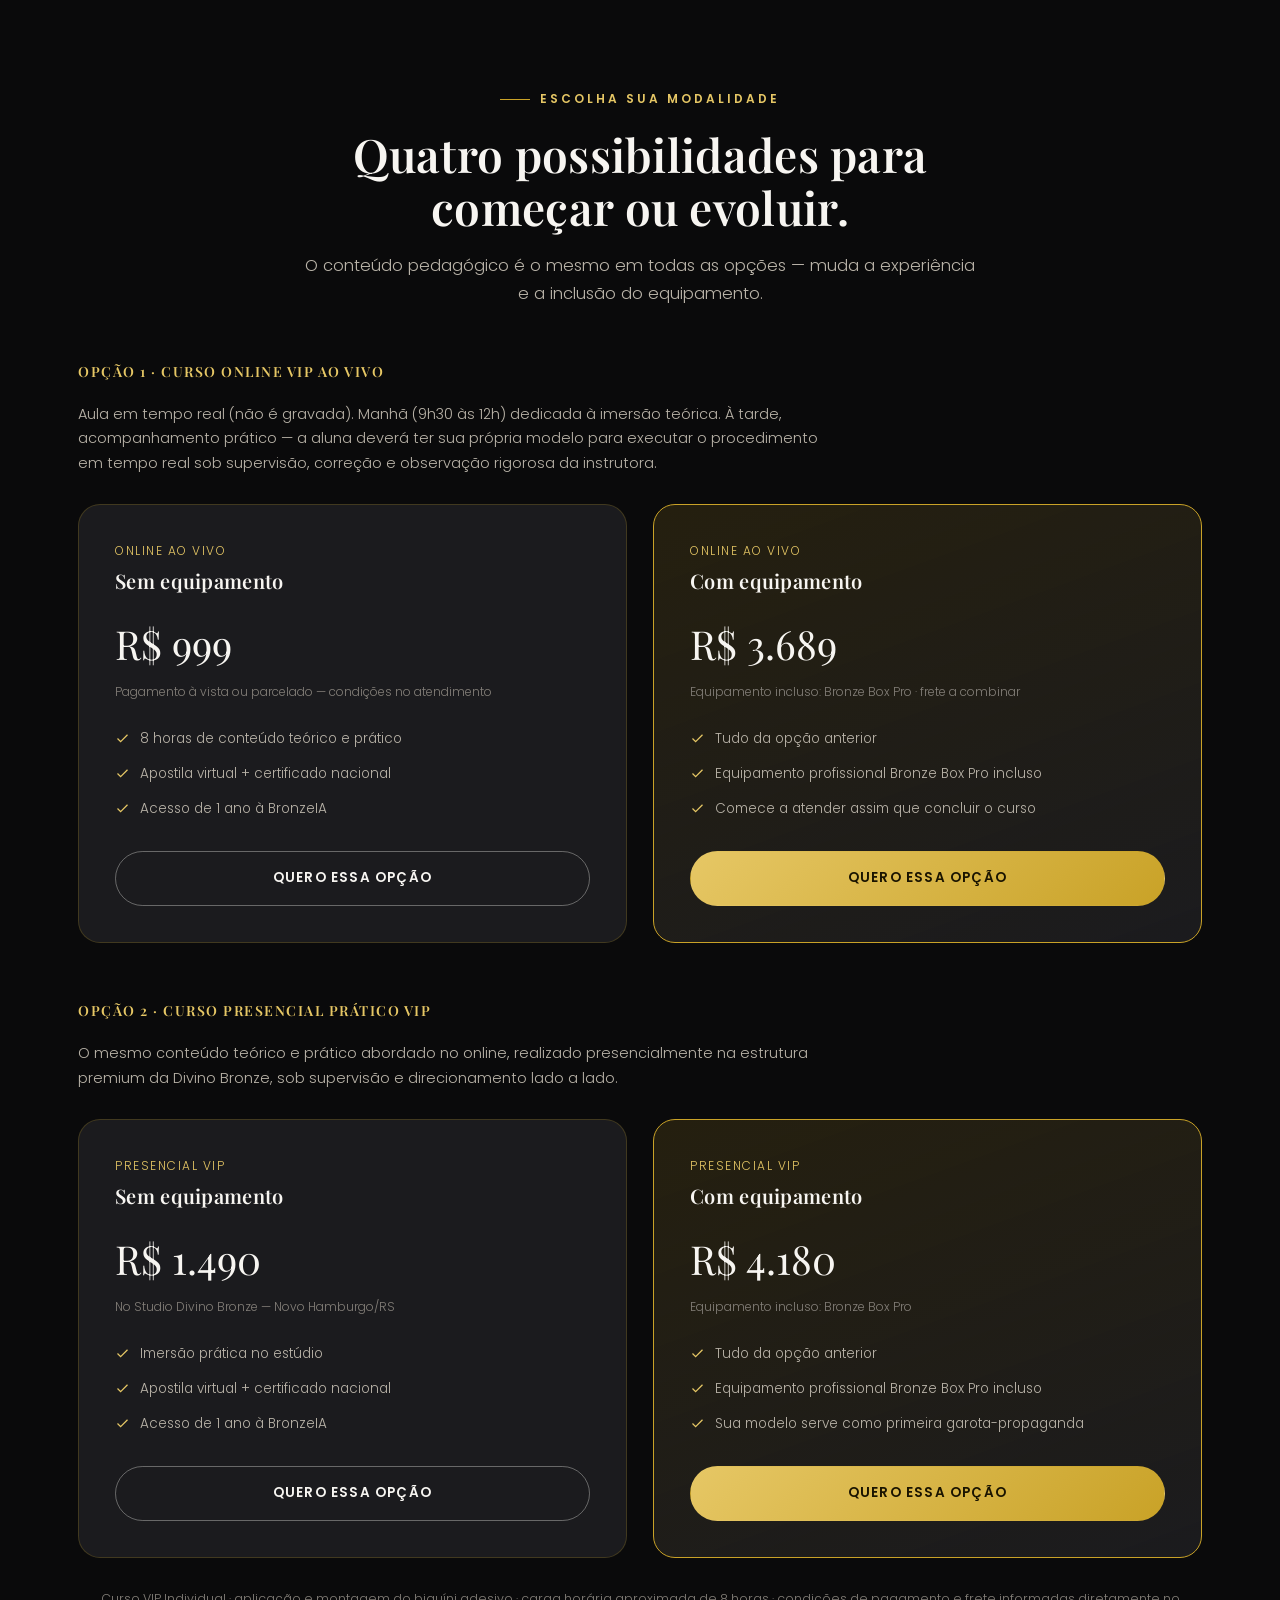
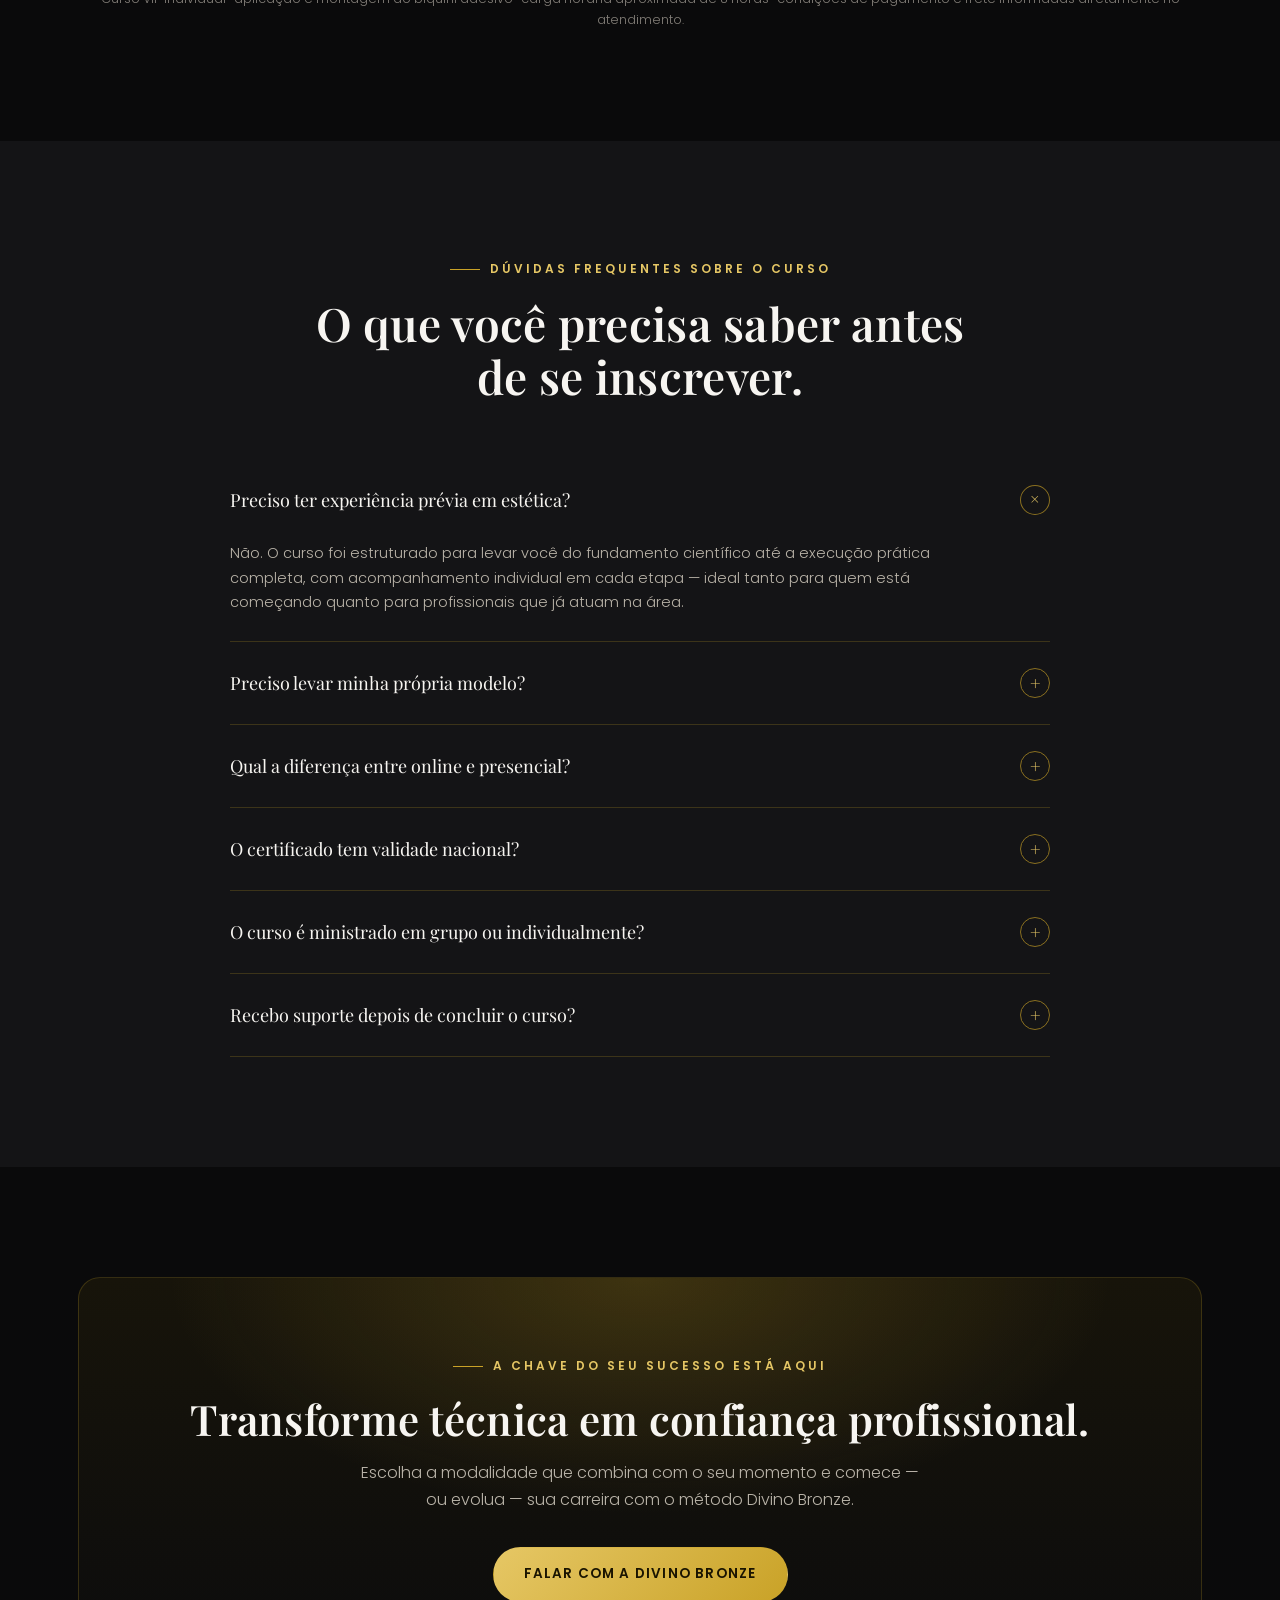
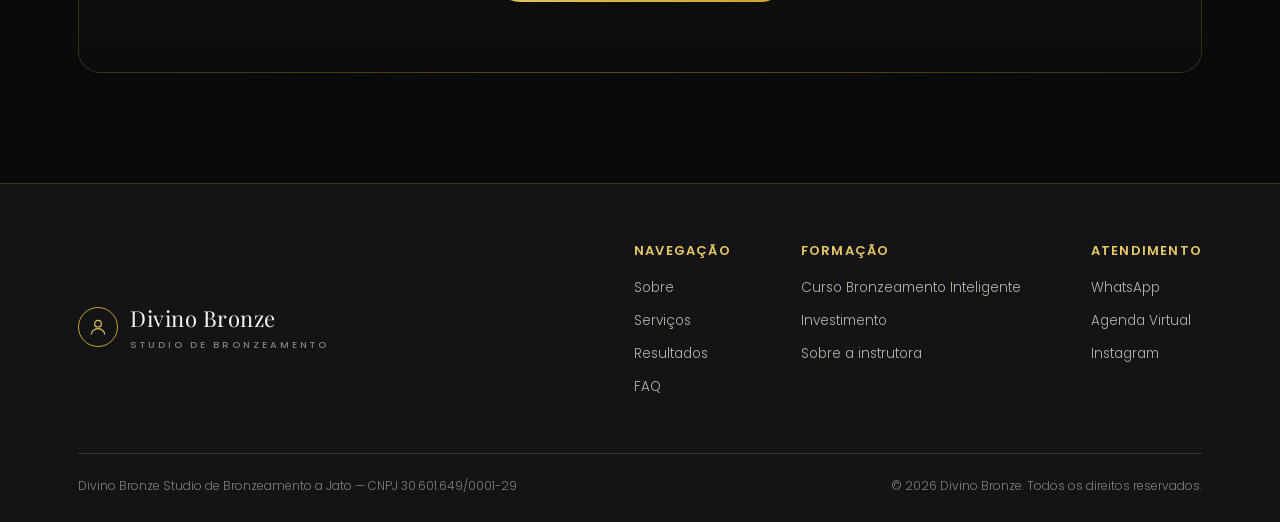
<file: cursos.html>
<!DOCTYPE html>
  <html lang="pt-BR">
  <head>
  <meta charset="UTF-8">
  <meta name="viewport" content="width=device-width, initial-scale=1.0">
  <title>Curso Bronzeamento Inteligente | Divino Bronze — Formação com Kéli Schneider</title>
<meta name="description" content="Curso técnico profissional de bronzeamento a jato, ministrado por Kéli Schneider. Modalidades online ao vivo ou presencial VIP individual, com certificado nacional.">
<link rel="preconnect" href="https://fonts.googleapis.com">
  <link rel="preconnect" href="https://fonts.gstatic.com" crossorigin>
  <link href="https://fonts.googleapis.com/css2?family=Playfair+Display:wght@500;600;700&family=Poppins:wght@300;400;500;600;700&display=swap" rel="stylesheet">
  <link rel="stylesheet" href="css/style.css">
  </head>
  <body>

  <!-- ===================== HEADER ===================== -->
  <header class="site-header">
    <div class="container header-inner">
      <a href="index.html" class="logo">
        <span class="mark"><svg viewBox="0 0 24 24" fill="none" stroke="currentColor" stroke-width="1.4"><circle cx="12" cy="8" r="4"/><path d="M4 21c0-4 3.5-7 8-7s8 3 8 7"/></svg></span>
        <span>Divino Bronze<small>Studio de Bronzeamento</small></span>
    </a>

    <nav class="main-nav">
      <a href="index.html#sobre">Sobre</a>
      <a href="index.html#servicos">Serviços</a>
        <a href="index.html#resultados">Resultados</a>
        <a href="cursos.html" class="active">Cursos</a>
        <a href="index.html#faq">FAQ</a>
        <a href="index.html#contato">Contato</a>
      </nav>

      <div class="header-ctas">
        <a class="btn btn-agenda btn-sm" href="https://www.trinks.com/divino-bronze" target="_blank" rel="noopener">
          <svg viewBox="0 0 24 24" fill="none" stroke="currentColor" stroke-width="1.6"><rect x="3" y="4.5" width="18" height="16" rx="2"/><path d="M3 9.5h18M8 3v3M16 3v3"/></svg>
        <span class="long">Agenda Virtual</span>
        </a>
        <a class="btn btn-whatsapp btn-sm" href="https://wa.me/5551989481716?text=Ol%C3%A1!%20Tenho%20interesse%20no%20curso%20Bronzeamento%20Inteligente%20da%20Divino%20Bronze.%20Pode%20me%20passar%20mais%20informa%C3%A7%C3%B5es%3F" target="_blank" rel="noopener">
          <svg viewBox="0 0 24 24" fill="currentColor"><path d="M12 2a10 10 0 0 0-8.6 15L2 22l5.2-1.4A10 10 0 1 0 12 2zm0 18a8 8 0 0 1-4.1-1.1l-.3-.2-3 .8.8-2.9-.2-.3A8 8 0 1 1 12 20z"/></svg>
          <span>WhatsApp</span>
        </a>
      </div>

      <button class="nav-toggle" aria-label="Abrir menu">
        <svg viewBox="0 0 24 24" fill="none" stroke="currentColor" stroke-width="1.6"><path d="M4 7h16M4 12h16M4 17h16"/></svg>
      </button>
    </div>
  </header>

  <div class="mobile-panel">
    <button class="mobile-close" aria-label="Fechar menu">
      <svg viewBox="0 0 24 24" fill="none" stroke="currentColor" stroke-width="1.6"><path d="M6 6l12 12M18 6L6 18"/></svg>
  </button>
    <a href="index.html#sobre">Sobre</a>
    <a href="index.html#servicos">Serviços</a>
    <a href="index.html#resultados">Resultados</a>
    <a href="cursos.html">Cursos</a>
    <a href="index.html#faq">FAQ</a>
    <a href="index.html#contato">Contato</a>
  <div class="cta-row">
      <a class="btn btn-whatsapp" href="https://wa.me/5551989481716?text=Ol%C3%A1!%20Tenho%20interesse%20no%20curso%20Bronzeamento%20Inteligente%20da%20Divino%20Bronze.%20Pode%20me%20passar%20mais%20informa%C3%A7%C3%B5es%3F" target="_blank" rel="noopener">WhatsApp</a>
      <a class="btn btn-agenda" href="https://www.trinks.com/divino-bronze" target="_blank" rel="noopener">Agenda Virtual</a>
    </div>
  </div>

  <!-- ===================== PAGE HERO ===================== -->
  <section class="page-hero">
    <div class="container">
    <div class="breadcrumb reveal in-view"><a href="index.html">Início</a> <span>/</span> <span>Cursos</span></div>
      <div class="eyebrow reveal in-view">Curso técnico profissional · Ministrado por Kéli Schneider</div>
      <h1 class="reveal in-view">Bronzeamento <span class="gold-text italic-serif">Inteligente</span></h1>
      <p class="reveal in-view">Fundamentos científicos, protocolos avançados e estratégia profissional no bronzeamento a jato. O mesmo método, testado e aprovado há 8 anos — em duas experiências de aprendizagem, sempre com acompanhamento individual do início ao fim.</p>
      <div class="cta-row reveal in-view">
        <a class="btn btn-gold" href="https://wa.me/5551989481716?text=Ol%C3%A1!%20Tenho%20interesse%20no%20curso%20Bronzeamento%20Inteligente%20da%20Divino%20Bronze.%20Pode%20me%20passar%20mais%20informa%C3%A7%C3%B5es%3F" target="_blank" rel="noopener">Quero minha vaga</a>
      <a class="btn btn-outline-light" href="#investimento">Ver investimento</a>
      </div>
    </div>
</section>

  <div class="trust-bar">
    <div class="container">
      <div class="trust-item"><svg viewBox="0 0 24 24" fill="none" stroke="currentColor" stroke-width="1.6"><path d="M20 6 9 17l-5-5"/></svg> Formação individual</div>
    <div class="trust-item"><svg viewBox="0 0 24 24" fill="none" stroke="currentColor" stroke-width="1.6"><path d="M20 6 9 17l-5-5"/></svg> Teoria + prática no mesmo dia</div>
    <div class="trust-item"><svg viewBox="0 0 24 24" fill="none" stroke="currentColor" stroke-width="1.6"><path d="M20 6 9 17l-5-5"/></svg> Método testado e aprovado há 8 anos</div>
    <div class="trust-item"><svg viewBox="0 0 24 24" fill="none" stroke="currentColor" stroke-width="1.6"><path d="M20 6 9 17l-5-5"/></svg> Certificação válida em todo território nacional</div>
  </div>
</div>

<!-- ===================== MODALIDADES ===================== -->
<section class="section">
    <div class="container">
      <div class="section-head center reveal">
        <div class="eyebrow">Uma formação completa</div>
        <h2>O mesmo método. Duas experiências de aprendizagem.</h2>
      <p>Conteúdo teórico e prático, com acompanhamento individual do início ao fim. O curso só termina quando a aplicação estiver concluída e todas as dúvidas forem esclarecidas.</p>
      </div>
    <div class="modality-grid">
      <div class="modality-card reveal">
        <span class="sub">Modalidade digital</span>
        <h3>Online ao Vivo</h3>
        <p style="color:var(--text-muted); font-size:14.5px;">Interação em tempo real com Kéli. A aluna executa a aplicação em sua própria modelo enquanto recebe orientação, correções e validação técnica.</p>
        <ul>
          <li><svg viewBox="0 0 24 24" fill="none" stroke="currentColor" stroke-width="2"><path d="M20 6 9 17l-5-5"/></svg> Teoria ao vivo das 9h30 às 12h</li>
          <li><svg viewBox="0 0 24 24" fill="none" stroke="currentColor" stroke-width="2"><path d="M20 6 9 17l-5-5"/></svg> Demonstração e prática à tarde</li>
          <li><svg viewBox="0 0 24 24" fill="none" stroke="currentColor" stroke-width="2"><path d="M20 6 9 17l-5-5"/></svg> A aluna participa com sua própria modelo</li>
            <li><svg viewBox="0 0 24 24" fill="none" stroke="currentColor" stroke-width="2"><path d="M20 6 9 17l-5-5"/></svg> Orientação, correção e validação em tempo real</li>
            <li><svg viewBox="0 0 24 24" fill="none" stroke="currentColor" stroke-width="2"><path d="M20 6 9 17l-5-5"/></svg> Não é gravado — é uma aula particular e interativa</li>
          </ul>
          <a class="btn btn-outline-light btn-block" href="#investimento">Ver valores</a>
        </div>
        <div class="modality-card highlight reveal">
          <span class="card-tag">Imersão total</span>
        <span class="sub">Modalidade presencial</span>
        <h3>Presencial VIP Individual</h3>
          <p style="color:var(--text-muted); font-size:14.5px;">Imersão individual no Studio Divino Bronze, com contato direto com a instrutora, o método, os equipamentos e a rotina profissional.</p>
          <ul>
            <li><svg viewBox="0 0 24 24" fill="none" stroke="currentColor" stroke-width="2"><path d="M20 6 9 17l-5-5"/></svg> Aula teórica pela manhã</li>
          <li><svg viewBox="0 0 24 24" fill="none" stroke="currentColor" stroke-width="2"><path d="M20 6 9 17l-5-5"/></svg> Prática completa na modelo durante a tarde</li>
            <li><svg viewBox="0 0 24 24" fill="none" stroke="currentColor" stroke-width="2"><path d="M20 6 9 17l-5-5"/></svg> Acompanhamento individual em cada movimento</li>
          <li><svg viewBox="0 0 24 24" fill="none" stroke="currentColor" stroke-width="2"><path d="M20 6 9 17l-5-5"/></svg> Correções imediatas e demonstrações presenciais</li>
          <li><svg viewBox="0 0 24 24" fill="none" stroke="currentColor" stroke-width="2"><path d="M20 6 9 17l-5-5"/></svg> Conclusão somente após a aplicação e todas as dúvidas</li>
        </ul>
        <a class="btn btn-gold btn-block" href="#investimento">Ver valores</a>
        </div>
      </div>
  </div>
  </section>

  <!-- ===================== JORNADA DO DIA ===================== -->
<section class="section section--alt">
    <div class="container">
      <div class="section-head center reveal">
        <div class="eyebrow">Jornada de aprendizagem</div>
      <h2>Um dia dedicado à sua evolução técnica.</h2>
      <p>A programação respeita o ritmo da aluna e da execução prática.</p>
    </div>
    <div class="timeline">
        <div class="timeline-item reveal">
          <div class="timeline-num">01</div>
          <h4>Manhã — 9h30 às 12h</h4>
          <p>Fundamentos, pele, ativos, segurança, protocolos, avaliação e estratégia profissional.</p>
        </div>
        <div class="timeline-item reveal">
          <div class="timeline-num">02</div>
          <h4>Tarde — demonstração e prática</h4>
        <p>Kéli demonstra, explica e acompanha cada etapa. A aluna executa o protocolo completo em sua modelo.</p>
      </div>
        <div class="timeline-item reveal">
        <div class="timeline-num">03</div>
        <h4>Encerramento sem pressa</h4>
        <p>Conclusão da aplicação, revisão dos pontos técnicos e esclarecimento de todas as dúvidas.</p>
        </div>
    </div>
    </div>
  </section>

<!-- ===================== CONTEÚDO PROGRAMÁTICO ===================== -->
<section class="section">
    <div class="container">
      <div class="section-head center reveal">
        <div class="eyebrow">Conteúdo programático</div>
      <h2>Do fundamento científico à execução impecável.</h2>
        <p>Nosso objetivo não é vender produtos, é ensinar o melhor protocolo. Não prendemos a aluna a uma única marca — todas as melhores marcas do mercado, incluindo soluções de alta tecnologia importada, são apresentadas e estudadas durante o curso.</p>
      </div>

      <div class="tabs reveal">
        <div class="tabs-head">
          <button class="tab-btn active" data-tab="teoria">Teoria — manhã</button>
          <button class="tab-btn" data-tab="pratica">Prática — tarde</button>
      </div>

      <div class="tab-panel active" data-tab="teoria">
        <ul class="program-grid">
            <li><svg viewBox="0 0 24 24" fill="none" stroke="currentColor" stroke-width="2"><path d="M20 6 9 17l-5-5"/></svg> Conhecendo nossa pele e fototipos (classificação)</li>
            <li><svg viewBox="0 0 24 24" fill="none" stroke="currentColor" stroke-width="2"><path d="M20 6 9 17l-5-5"/></svg> Tipos de radiação existentes e como afetam a pele</li>
            <li><svg viewBox="0 0 24 24" fill="none" stroke="currentColor" stroke-width="2"><path d="M20 6 9 17l-5-5"/></svg> O que é bronzeamento a jato e como surgiu</li>
            <li><svg viewBox="0 0 24 24" fill="none" stroke="currentColor" stroke-width="2"><path d="M20 6 9 17l-5-5"/></svg> O que é DHA (Reação de Maillard) e Eritrulose</li>
          <li><svg viewBox="0 0 24 24" fill="none" stroke="currentColor" stroke-width="2"><path d="M20 6 9 17l-5-5"/></svg> Contraindicações do bronzeamento</li>
          <li><svg viewBox="0 0 24 24" fill="none" stroke="currentColor" stroke-width="2"><path d="M20 6 9 17l-5-5"/></svg> Protocolos completos (pré, durante e pós-bronzeamento)</li>
          <li><svg viewBox="0 0 24 24" fill="none" stroke="currentColor" stroke-width="2"><path d="M20 6 9 17l-5-5"/></svg> O que é necessário para começar na área</li>
          <li><svg viewBox="0 0 24 24" fill="none" stroke="currentColor" stroke-width="2"><path d="M20 6 9 17l-5-5"/></svg> Passos fundamentais para um resultado perfeito</li>
          <li><svg viewBox="0 0 24 24" fill="none" stroke="currentColor" stroke-width="2"><path d="M20 6 9 17l-5-5"/></svg> Como aumentar a durabilidade do bronzeado na pele</li>
          <li><svg viewBox="0 0 24 24" fill="none" stroke="currentColor" stroke-width="2"><path d="M20 6 9 17l-5-5"/></svg> 5 vantagens em ser uma Personal Bronze</li>
                      <li><svg viewBox="0 0 24 24" fill="none" stroke="currentColor" stroke-width="2"><path d="M20 6 9 17l-5-5"/></svg> Perspectiva financeira: quanto ganha uma profissional</li>
                      <li><svg viewBox="0 0 24 24" fill="none" stroke="currentColor" stroke-width="2"><path d="M20 6 9 17l-5-5"/></svg> Avaliação da pele e definição do melhor resultado</li>
                      <li><svg viewBox="0 0 24 24" fill="none" stroke="currentColor" stroke-width="2"><path d="M20 6 9 17l-5-5"/></svg> Estratégias de marketing tradicional e digital para o mercado premium</li>
          <li><svg viewBox="0 0 24 24" fill="none" stroke="currentColor" stroke-width="2"><path d="M20 6 9 17l-5-5"/></svg> Técnicas de remoção de resquícios de bronzeamento</li>
                    </ul>
                  </div>

                  <div class="tab-panel" data-tab="pratica">
                    <ul class="program-grid">
                      <li><svg viewBox="0 0 24 24" fill="none" stroke="currentColor" stroke-width="2"><path d="M20 6 9 17l-5-5"/></svg> Iniciando o atendimento, encantamento e fidelização da cliente</li>
          <li><svg viewBox="0 0 24 24" fill="none" stroke="currentColor" stroke-width="2"><path d="M20 6 9 17l-5-5"/></svg> Protocolo de segurança para evitar intercorrências e feedbacks negativos</li>
          <li><svg viewBox="0 0 24 24" fill="none" stroke="currentColor" stroke-width="2"><path d="M20 6 9 17l-5-5"/></svg> Cadastro e fichas de anamnese (prática direta com modelo)</li>
                      <li><svg viewBox="0 0 24 24" fill="none" stroke="currentColor" stroke-width="2"><path d="M20 6 9 17l-5-5"/></svg> Como ajustar o biquíni de tecido e quais nunca usar (assimetria)</li>
                      <li><svg viewBox="0 0 24 24" fill="none" stroke="currentColor" stroke-width="2"><path d="M20 6 9 17l-5-5"/></svg> Montagem, desmontagem e higienização do equipamento (pistola e filtros)</li>
                      <li><svg viewBox="0 0 24 24" fill="none" stroke="currentColor" stroke-width="2"><path d="M20 6 9 17l-5-5"/></svg> Prática de movimentos: verticais, horizontais e diagonais no cavalete</li>
          <li><svg viewBox="0 0 24 24" fill="none" stroke="currentColor" stroke-width="2"><path d="M20 6 9 17l-5-5"/></svg> Regulagem milimétrica do equipamento para secagem instantânea</li>
          <li><svg viewBox="0 0 24 24" fill="none" stroke="currentColor" stroke-width="2"><path d="M20 6 9 17l-5-5"/></svg> Protocolo de aplicação Método Divino Bronze (posições confortáveis)</li>
                      <li><svg viewBox="0 0 24 24" fill="none" stroke="currentColor" stroke-width="2"><path d="M20 6 9 17l-5-5"/></svg> Protocolos avançados para uniformizar peles com vitiligo e melasma</li>
                      <li><svg viewBox="0 0 24 24" fill="none" stroke="currentColor" stroke-width="2"><path d="M20 6 9 17l-5-5"/></svg> Aplicação sem manchas nas mãos, pés, cotovelos e joelhos</li>
          <li><svg viewBox="0 0 24 24" fill="none" stroke="currentColor" stroke-width="2"><path d="M20 6 9 17l-5-5"/></svg> Instruções de conduta em casos de queda de pressão ou hipoglicemia</li>
          <li><svg viewBox="0 0 24 24" fill="none" stroke="currentColor" stroke-width="2"><path d="M20 6 9 17l-5-5"/></svg> Orientações complementares para o banho de lua (descoloração de pelos)</li>
        </ul>
                  </div>
                </div>
  </div>
            </section>

            <!-- ===================== EQUIPAMENTO ===================== -->
            <section class="section section--alt">
                          <div class="container about-grid">
                            <div class="reveal">
                              <div class="eyebrow">Domínio do equipamento</div>
      <h2>Regulagem correta transforma a experiência da cliente.</h2>
                              <p style="color:var(--text-muted); margin-bottom:22px;">A aluna aprende operação, manutenção e movimentos com controle de produto — usando o Bronze Box Pro, equipamento profissional desenvolvido pela Top Tan, empresa fundada por Kéli Schneider.</p>
                              <ul style="display:flex; flex-direction:column; gap:14px;">
        <li style="display:flex; gap:10px; color:var(--text-muted); font-size:14.5px;"><svg viewBox="0 0 24 24" width="16" height="16" fill="none" stroke="var(--gold-light)" stroke-width="2" style="flex-shrink:0;margin-top:3px;"><path d="M20 6 9 17l-5-5"/></svg> Conhecer, montar e desmontar o equipamento profissional</li>
                  <li style="display:flex; gap:10px; color:var(--text-muted); font-size:14.5px;"><svg viewBox="0 0 24 24" width="16" height="16" fill="none" stroke="var(--gold-light)" stroke-width="2" style="flex-shrink:0;margin-top:3px;"><path d="M20 6 9 17l-5-5"/></svg> Higienização correta da pistola e dos filtros</li>
        <li style="display:flex; gap:10px; color:var(--text-muted); font-size:14.5px;"><svg viewBox="0 0 24 24" width="16" height="16" fill="none" stroke="var(--gold-light)" stroke-width="2" style="flex-shrink:0;margin-top:3px;"><path d="M20 6 9 17l-5-5"/></svg> Regulagem para pulverização fina e secagem confortável</li>
        <li style="display:flex; gap:10px; color:var(--text-muted); font-size:14.5px;"><svg viewBox="0 0 24 24" width="16" height="16" fill="none" stroke="var(--gold-light)" stroke-width="2" style="flex-shrink:0;margin-top:3px;"><path d="M20 6 9 17l-5-5"/></svg> Treino em cavalete para reduzir desperdício de produto</li>
      </ul>
    </div>
    <div class="reveal">
      <div class="photo-ph about-visual">
        <svg viewBox="0 0 24 24" fill="none" stroke="currentColor" stroke-width="1"><path d="M4 15v4a2 2 0 0 0 2 2h12a2 2 0 0 0 2-2v-4M7 10l5 5 5-5M12 15V3"/></svg>
                  <span>SUBSTITUIR — foto do equipamento Bronze Box Pro</span>
                </div>
    </div>
            </div>
          </section>

          <!-- ===================== INSTRUTORA ===================== -->
          <section class="section" id="instrutora">
  <div class="container instructor-grid">
              <div class="reveal">
                <div class="photo-ph about-visual">
                  <svg viewBox="0 0 24 24" fill="none" stroke="currentColor" stroke-width="1"><circle cx="12" cy="8" r="4"/><path d="M4 21c0-4 3.5-7 8-7s8 3 8 7"/></svg>
                  <span>SUBSTITUIR — foto institucional de Kéli Schneider</span>
      </div>
    </div>
    <div class="reveal">
      <div class="eyebrow">Sua instrutora</div>
      <h2>Experiência, inovação e compromisso com a profissionalização do setor.</h2>
      <p style="color:var(--text-muted); font-size:15px;">Especialista em bronzeamento a jato e referência nacional no segmento, Kéli Schneider construiu seu método a partir de estudos americanos, australianos e russos — testado e aprovado no dia a dia do próprio estúdio há 8 anos.</p>
                <div class="instructor-credentials">
                  <div class="credential-item">
                    <div class="icon-badge"><svg viewBox="0 0 24 24" fill="none" stroke="currentColor" stroke-width="1.6"><path d="M3 21h18M5 21V7l7-4 7 4v14M9 21v-6h6v6"/></svg></div>
                    <div><strong>Fundadora da Divino Bronze</strong><p>Criou um dos estúdios de bronzeamento a jato mais reconhecidos do país, referência em qualidade e estética premium, com a única máquina automática de bronzeamento a jato que realiza a aplicação sozinha em apenas 1 minuto.</p></div>
                  </div>
                  <div class="credential-item">
                    <div class="icon-badge"><svg viewBox="0 0 24 24" fill="none" stroke="currentColor" stroke-width="1.6"><path d="M13 2 4 14h7l-1 8 9-12h-7l1-8z"/></svg></div>
                    <div><strong>Criadora da Top Tan</strong><p>Em sociedade, desenvolveu a primeira empresa brasileira a fabricar equipamentos profissionais de bronzeamento a jato, produtora do Bronze Box Pro, levando tecnologia nacional a profissionais de todo o país e do exterior.</p></div>
                  </div>
                  <div class="credential-item">
                    <div class="icon-badge"><svg viewBox="0 0 24 24" fill="none" stroke="currentColor" stroke-width="1.6"><circle cx="12" cy="12" r="3"/><path d="M12 2v3M12 19v3M4.2 4.2l2.1 2.1M17.7 17.7l2.1 2.1M2 12h3M19 12h3M4.2 19.8l2.1-2.1M17.7 6.3l2.1-2.1"/></svg></div>
                    <div><strong>Desenvolvedora da BronzeIA</strong><p>Criou a primeira e única inteligência artificial do mundo 100% voltada para o bronzeamento a jato, projetada para fornecer suporte inteligente e decisões seguras aos profissionais.</p></div>
        </div>
                  <div class="credential-item">
                    <div class="icon-badge"><svg viewBox="0 0 24 24" fill="none" stroke="currentColor" stroke-width="1.6"><path d="M12 3l2.5 5.5L20 9l-4 4 1 6-5-3-5 3 1-6-4-4 5.5-.5z"/></svg></div>
                    <div><strong>Fundadora e sócia do Bronze Summit</strong><p>Idealizadora do único evento nacional exclusivamente voltado para o bronzeamento a jato.</p></div>
        </div>
                </div>
              </div>
            </div>
          </section>

          <!-- ===================== O QUE ESTÁ INCLUÍDO ===================== -->
          <section class="section section--alt">
            <div class="container">
              <div class="section-head center reveal">
      <div class="eyebrow">Uma formação que continua depois da aula</div>
                <h2>Materiais e recursos para apoiar sua evolução profissional.</h2>
      <p>Benefícios aplicáveis às duas modalidades.</p>
    </div>
              <div class="bonus-grid">
                <div class="card reveal">
        <div class="icon-badge"><svg viewBox="0 0 24 24" fill="none" stroke="currentColor" stroke-width="1.6"><path d="M4 19.5A2.5 2.5 0 0 1 6.5 17H20"/><path d="M6.5 2H20v20H6.5A2.5 2.5 0 0 1 4 19.5v-15A2.5 2.5 0 0 1 6.5 2z"/></svg></div>
                  <h3 style="font-size:16.5px;">Apostila Virtual</h3>
        <p>Enviada após a contratação, para preparação e consulta.</p>
      </div>
      <div class="card reveal">
                  <div class="icon-badge"><svg viewBox="0 0 24 24" fill="none" stroke="currentColor" stroke-width="1.6"><path d="M12 15a4 4 0 0 0 4-4V6a4 4 0 0 0-8 0v5a4 4 0 0 0 4 4z"/><path d="M19 11a7 7 0 0 1-14 0M12 19v3"/></svg></div>
                  <h3 style="font-size:16.5px;">Certificado Personalizado</h3>
                  <p>Certificação da formação concluída, válida em todo território nacional (Decreto Presidencial N° 5.154/04).</p>
                </div>
                <div class="card reveal">
                  <div class="icon-badge"><svg viewBox="0 0 24 24" fill="none" stroke="currentColor" stroke-width="1.6"><circle cx="12" cy="12" r="3"/><path d="M12 2v3M12 19v3M4.2 4.2l2.1 2.1M17.7 17.7l2.1 2.1M2 12h3M19 12h3M4.2 19.8l2.1-2.1M17.7 6.3l2.1-2.1"/></svg></div>
                  <h3 style="font-size:16.5px;">BronzeIA por 1 ano</h3>
                  <p>Acesso liberado por 1 ano à inteligência artificial especializada em bronzeamento a jato.</p>
      </div>
      <div class="card reveal">
                  <div class="icon-badge"><svg viewBox="0 0 24 24" fill="none" stroke="currentColor" stroke-width="1.6"><path d="M20 6 9 17l-5-5"/></svg></div>
                  <h3 style="font-size:16.5px;">Protocolo Completo</h3>
                  <p>Teoria, uso de equipamento profissional e aplicação em modelo.</p>
      </div>
    </div>
            </div>
          </section>

          <!-- ===================== INVESTIMENTO ===================== -->
          <section class="section" id="investimento">
            <div class="container">
              <div class="section-head center reveal">
                <div class="eyebrow">Escolha sua modalidade</div>
      <h2>Quatro possibilidades para começar ou evoluir.</h2>
      <p>O conteúdo pedagógico é o mesmo em todas as opções — muda a experiência e a inclusão do equipamento.</p>
    </div>

              <h3 class="gold-text" style="font-size:14px; letter-spacing:1.5px; text-transform:uppercase; margin-bottom:22px;">Opção 1 · Curso Online VIP Ao Vivo</h3>
    <p style="color:var(--text-muted); max-width:760px; margin-bottom:28px; font-size:14.5px;">Aula em tempo real (não é gravada). Manhã (9h30 às 12h) dedicada à imersão teórica. À tarde, acompanhamento prático — a aluna deverá ter sua própria modelo para executar o procedimento em tempo real sob supervisão, correção e observação rigorosa da instrutora.</p>
              <div class="pricing-grid" style="margin-bottom:60px;">
                <div class="price-card reveal">
        <span class="plan-name">Online ao vivo</span>
        <h3>Sem equipamento</h3>
        <div class="price">R$ 999</div>
        <div class="price-note">Pagamento à vista ou parcelado — condições no atendimento</div>
                  <ul>
                    <li><svg viewBox="0 0 24 24" fill="none" stroke="currentColor" stroke-width="2"><path d="M20 6 9 17l-5-5"/></svg> 8 horas de conteúdo teórico e prático</li>
          <li><svg viewBox="0 0 24 24" fill="none" stroke="currentColor" stroke-width="2"><path d="M20 6 9 17l-5-5"/></svg> Apostila virtual + certificado nacional</li>
          <li><svg viewBox="0 0 24 24" fill="none" stroke="currentColor" stroke-width="2"><path d="M20 6 9 17l-5-5"/></svg> Acesso de 1 ano à BronzeIA</li>
                  </ul>
                  <a class="btn btn-outline-light btn-block" href="https://wa.me/5551989481716?text=Ol%C3%A1!%20Quero%20a%20vaga%20no%20Curso%20Online%20VIP%20Ao%20Vivo%20(sem%20equipamento)." target="_blank" rel="noopener">Quero essa opção</a>
                </div>
                <div class="price-card featured reveal">
                  <span class="plan-name">Online ao vivo</span>
        <h3>Com equipamento</h3>
        <div class="price">R$ 3.689</div>
        <div class="price-note">Equipamento incluso: Bronze Box Pro · frete a combinar</div>
        <ul>
          <li><svg viewBox="0 0 24 24" fill="none" stroke="currentColor" stroke-width="2"><path d="M20 6 9 17l-5-5"/></svg> Tudo da opção anterior</li>
          <li><svg viewBox="0 0 24 24" fill="none" stroke="currentColor" stroke-width="2"><path d="M20 6 9 17l-5-5"/></svg> Equipamento profissional Bronze Box Pro incluso</li>
                    <li><svg viewBox="0 0 24 24" fill="none" stroke="currentColor" stroke-width="2"><path d="M20 6 9 17l-5-5"/></svg> Comece a atender assim que concluir o curso</li>
                  </ul>
                  <a class="btn btn-gold btn-block" href="https://wa.me/5551989481716?text=Ol%C3%A1!%20Quero%20a%20vaga%20no%20Curso%20Online%20VIP%20Ao%20Vivo%20(com%20equipamento)." target="_blank" rel="noopener">Quero essa opção</a>
                </div>
              </div>

              <h3 class="gold-text" style="font-size:14px; letter-spacing:1.5px; text-transform:uppercase; margin-bottom:22px;">Opção 2 · Curso Presencial Prático VIP</h3>
    <p style="color:var(--text-muted); max-width:760px; margin-bottom:28px; font-size:14.5px;">O mesmo conteúdo teórico e prático abordado no online, realizado presencialmente na estrutura premium da Divino Bronze, sob supervisão e direcionamento lado a lado.</p>
              <div class="pricing-grid">
                <div class="price-card reveal">
                  <span class="plan-name">Presencial VIP</span>
                  <h3>Sem equipamento</h3>
                  <div class="price">R$ 1.490</div>
                  <div class="price-note">No Studio Divino Bronze — Novo Hamburgo/RS</div>
                  <ul>
                    <li><svg viewBox="0 0 24 24" fill="none" stroke="currentColor" stroke-width="2"><path d="M20 6 9 17l-5-5"/></svg> Imersão prática no estúdio</li>
          <li><svg viewBox="0 0 24 24" fill="none" stroke="currentColor" stroke-width="2"><path d="M20 6 9 17l-5-5"/></svg> Apostila virtual + certificado nacional</li>
          <li><svg viewBox="0 0 24 24" fill="none" stroke="currentColor" stroke-width="2"><path d="M20 6 9 17l-5-5"/></svg> Acesso de 1 ano à BronzeIA</li>
        </ul>
                  <a class="btn btn-outline-light btn-block" href="https://wa.me/5551989481716?text=Ol%C3%A1!%20Quero%20a%20vaga%20no%20Curso%20Presencial%20VIP%20(sem%20equipamento)." target="_blank" rel="noopener">Quero essa opção</a>
                </div>
                <div class="price-card featured reveal">
                  <span class="plan-name">Presencial VIP</span>
                  <h3>Com equipamento</h3>
                  <div class="price">R$ 4.180</div>
                  <div class="price-note">Equipamento incluso: Bronze Box Pro</div>
        <ul>
          <li><svg viewBox="0 0 24 24" fill="none" stroke="currentColor" stroke-width="2"><path d="M20 6 9 17l-5-5"/></svg> Tudo da opção anterior</li>
          <li><svg viewBox="0 0 24 24" fill="none" stroke="currentColor" stroke-width="2"><path d="M20 6 9 17l-5-5"/></svg> Equipamento profissional Bronze Box Pro incluso</li>
          <li><svg viewBox="0 0 24 24" fill="none" stroke="currentColor" stroke-width="2"><path d="M20 6 9 17l-5-5"/></svg> Sua modelo serve como primeira garota-propaganda</li>
                  </ul>
                  <a class="btn btn-gold btn-block" href="https://wa.me/5551989481716?text=Ol%C3%A1!%20Quero%20a%20vaga%20no%20Curso%20Presencial%20VIP%20(com%20equipamento)." target="_blank" rel="noopener">Quero essa opção</a>
                </div>
              </div>

    <p class="pricing-footnote">Curso VIP Individual · aplicação e montagem do biquíni adesivo · carga horária aproximada de 8 horas · condições de pagamento e frete informadas diretamente no atendimento.</p>
  </div>
</section>

<!-- ===================== FAQ CURSO ===================== -->
<section class="section section--alt">
  <div class="container">
    <div class="section-head center reveal">
      <div class="eyebrow">Dúvidas frequentes sobre o curso</div>
                <h2>O que você precisa saber antes de se inscrever.</h2>
    </div>
    <div class="faq-list reveal">
      <div class="faq-item open">
        <button class="faq-q">Preciso ter experiência prévia em estética?<span class="plus">+</span></button>
        <div class="faq-a"><p>Não. O curso foi estruturado para levar você do fundamento científico até a execução prática completa, com acompanhamento individual em cada etapa — ideal tanto para quem está começando quanto para profissionais que já atuam na área.</p></div>
      </div>
      <div class="faq-item">
        <button class="faq-q">Preciso levar minha própria modelo?<span class="plus">+</span></button>
                  <div class="faq-a"><p>Sim, em ambas as modalidades a aluna executa o protocolo completo em sua própria modelo, sob supervisão, correção e validação técnica de Kéli — assim você já conclui o curso com um resultado real e conteúdo próprio para iniciar sua divulgação.</p></div>
      </div>
      <div class="faq-item">
        <button class="faq-q">Qual a diferença entre online e presencial?<span class="plus">+</span></button>
                  <div class="faq-a"><p>O conteúdo pedagógico é o mesmo. No online ao vivo, você participa por videochamada em tempo real, sem gravações, com sua própria modelo. No presencial VIP, a imersão acontece dentro do Studio Divino Bronze, com contato direto com a instrutora, os equipamentos e a rotina profissional.</p></div>
                </div>
                <div class="faq-item">
                  <button class="faq-q">O certificado tem validade nacional?<span class="plus">+</span></button>
                  <div class="faq-a"><p>Sim. O certificado é personalizado e emitido em conformidade com o Decreto Presidencial N° 5.154/04, com validade em todo o território nacional.</p></div>
                </div>
                <div class="faq-item">
                  <button class="faq-q">O curso é ministrado em grupo ou individualmente?<span class="plus">+</span></button>
        <div class="faq-a"><p>O curso é ministrado de forma individual (dinâmica VIP), sem acompanhantes — o que garante atenção total da instrutora do início ao fim, em todas as decisões técnicas.</p></div>
      </div>
                <div class="faq-item">
                  <button class="faq-q">Recebo suporte depois de concluir o curso?<span class="plus">+</span></button>
        <div class="faq-a"><p>Sim. Você recebe acesso por 1 ano à BronzeIA, a inteligência artificial criada por Kéli Schneider para apoiar profissionais de bronzeamento a jato em suas decisões técnicas do dia a dia.</p></div>
      </div>
              </div>
            </div>
          </section>

          <!-- ===================== CTA FINAL ===================== -->
          <section class="section">
  <div class="container">
              <div class="cta-band reveal">
                <div class="eyebrow" style="justify-content:center;">A chave do seu sucesso está aqui</div>
                <h2>Transforme técnica em confiança profissional.</h2>
      <p>Escolha a modalidade que combina com o seu momento e comece — ou evolua — sua carreira com o método Divino Bronze.</p>
                <div class="cta-row">
                  <a class="btn btn-gold" href="https://wa.me/5551989481716?text=Ol%C3%A1!%20Tenho%20interesse%20no%20curso%20Bronzeamento%20Inteligente%20da%20Divino%20Bronze.%20Pode%20me%20passar%20mais%20informa%C3%A7%C3%B5es%3F" target="_blank" rel="noopener">Falar com a Divino Bronze</a>
      </div>
    </div>
  </div>
</section>

<!-- ===================== FOOTER ===================== -->
<footer class="site-footer">
  <div class="container">
    <div class="footer-top">
      <a href="index.html" class="logo">
        <span class="mark"><svg viewBox="0 0 24 24" fill="none" stroke="currentColor" stroke-width="1.4"><circle cx="12" cy="8" r="4"/><path d="M4 21c0-4 3.5-7 8-7s8 3 8 7"/></svg></span>
        <span>Divino Bronze<small>Studio de Bronzeamento</small></span>
      </a>
      <div class="footer-cols">
        <div class="footer-col">
          <h4>Navegação</h4>
          <a href="index.html#sobre">Sobre</a>
          <a href="index.html#servicos">Serviços</a>
                    <a href="index.html#resultados">Resultados</a>
          <a href="index.html#faq">FAQ</a>
        </div>
                  <div class="footer-col">
          <h4>Formação</h4>
                    <a href="cursos.html">Curso Bronzeamento Inteligente</a>
          <a href="cursos.html#investimento">Investimento</a>
          <a href="cursos.html#instrutora">Sobre a instrutora</a>
        </div>
        <div class="footer-col">
          <h4>Atendimento</h4>
          <a href="https://wa.me/5551989481716" target="_blank" rel="noopener">WhatsApp</a>
                    <a href="https://www.trinks.com/divino-bronze" target="_blank" rel="noopener">Agenda Virtual</a>
          <a href="https://www.instagram.com/estudiodivinobronze/" target="_blank" rel="noopener">Instagram</a>
                  </div>
      </div>
              </div>
              <div class="footer-bottom">
                <span>Divino Bronze Studio de Bronzeamento a Jato — CNPJ 30.601.649/0001-29</span>
                <span>© <span data-year></span> Divino Bronze. Todos os direitos reservados.</span>
              </div>
            </div>
</footer>

          <a class="float-wa" href="https://wa.me/5551989481716?text=Ol%C3%A1!%20Tenho%20interesse%20no%20curso%20Bronzeamento%20Inteligente%20da%20Divino%20Bronze.%20Pode%20me%20passar%20mais%20informa%C3%A7%C3%B5es%3F" target="_blank" rel="noopener" aria-label="Falar sobre o curso pelo WhatsApp">
            <svg viewBox="0 0 24 24" fill="currentColor"><path d="M12 2a10 10 0 0 0-8.6 15L2 22l5.2-1.4A10 10 0 1 0 12 2zm0 18a8 8 0 0 1-4.1-1.1l-.3-.2-3 .8.8-2.9-.2-.3A8 8 0 1 1 12 20z"/></svg>
          </a>

          <script src="js/main.js"></script>
          </body>
          </html>
</file>
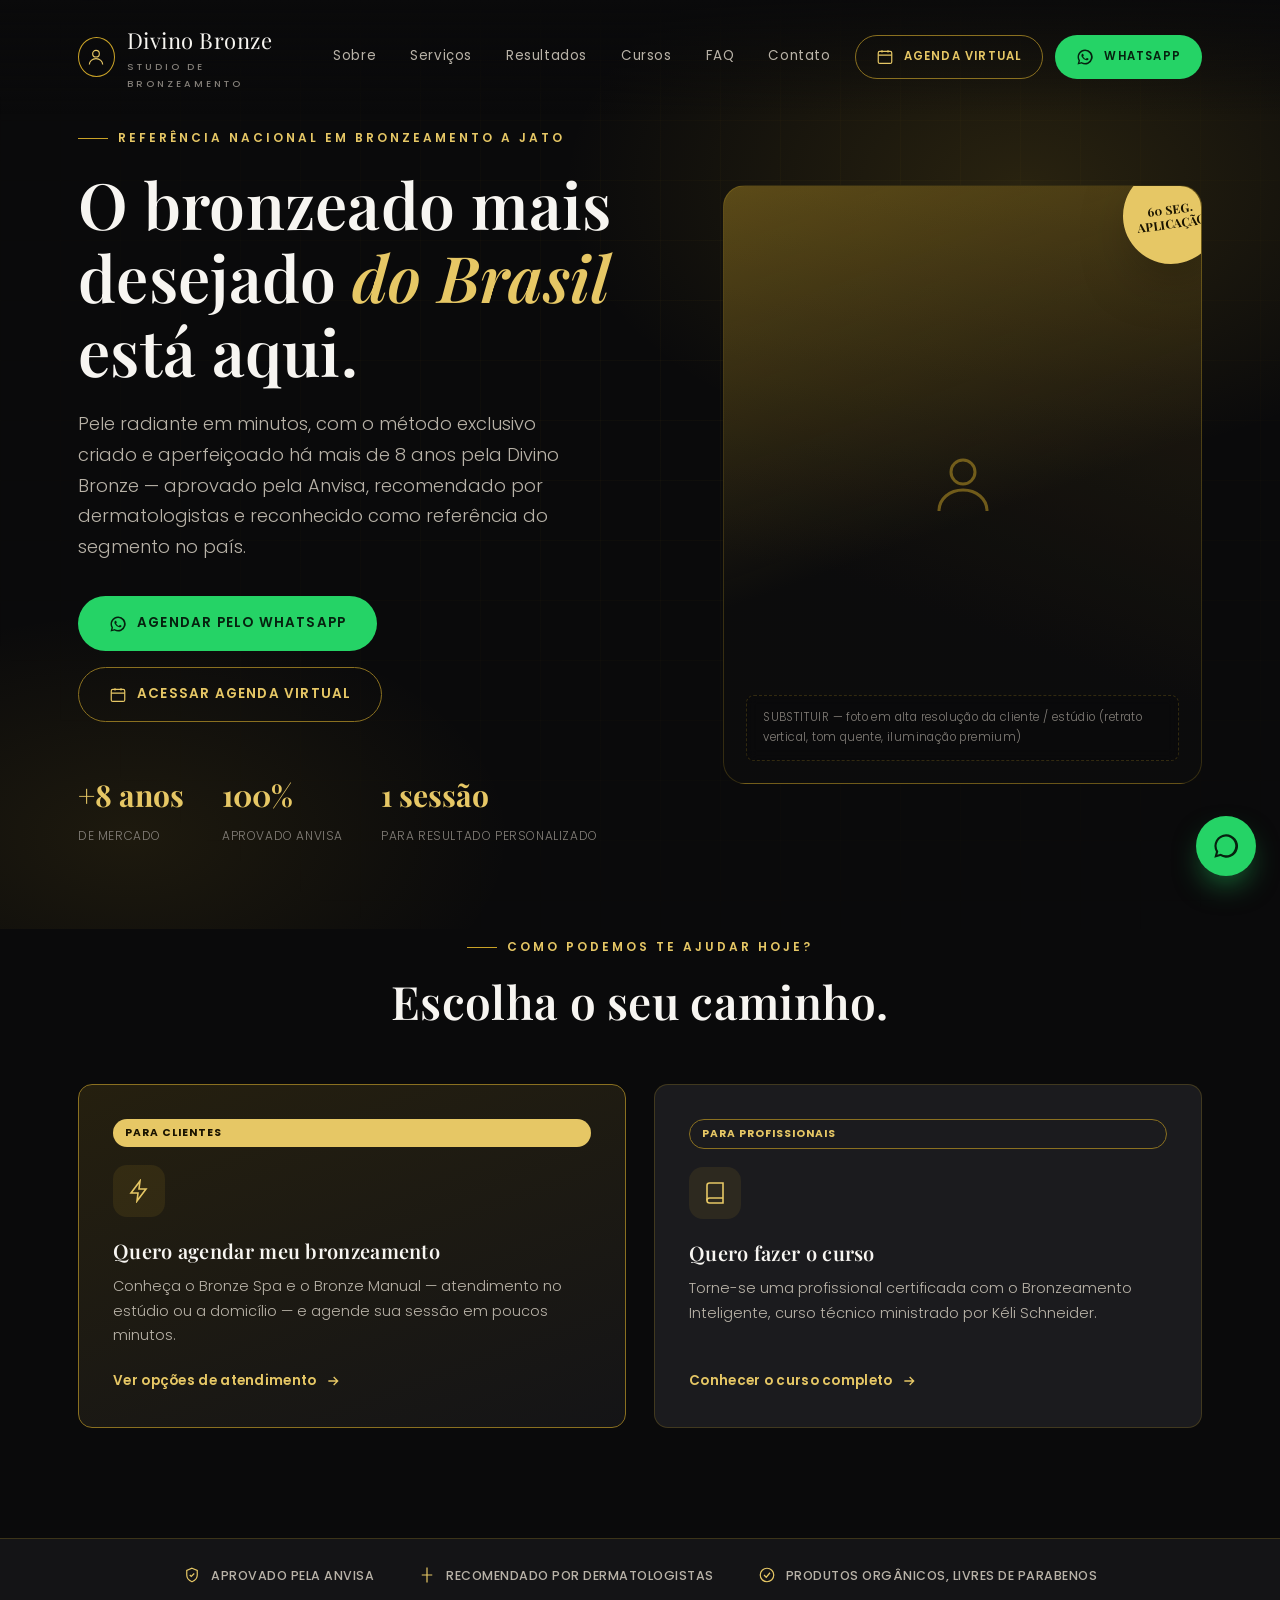
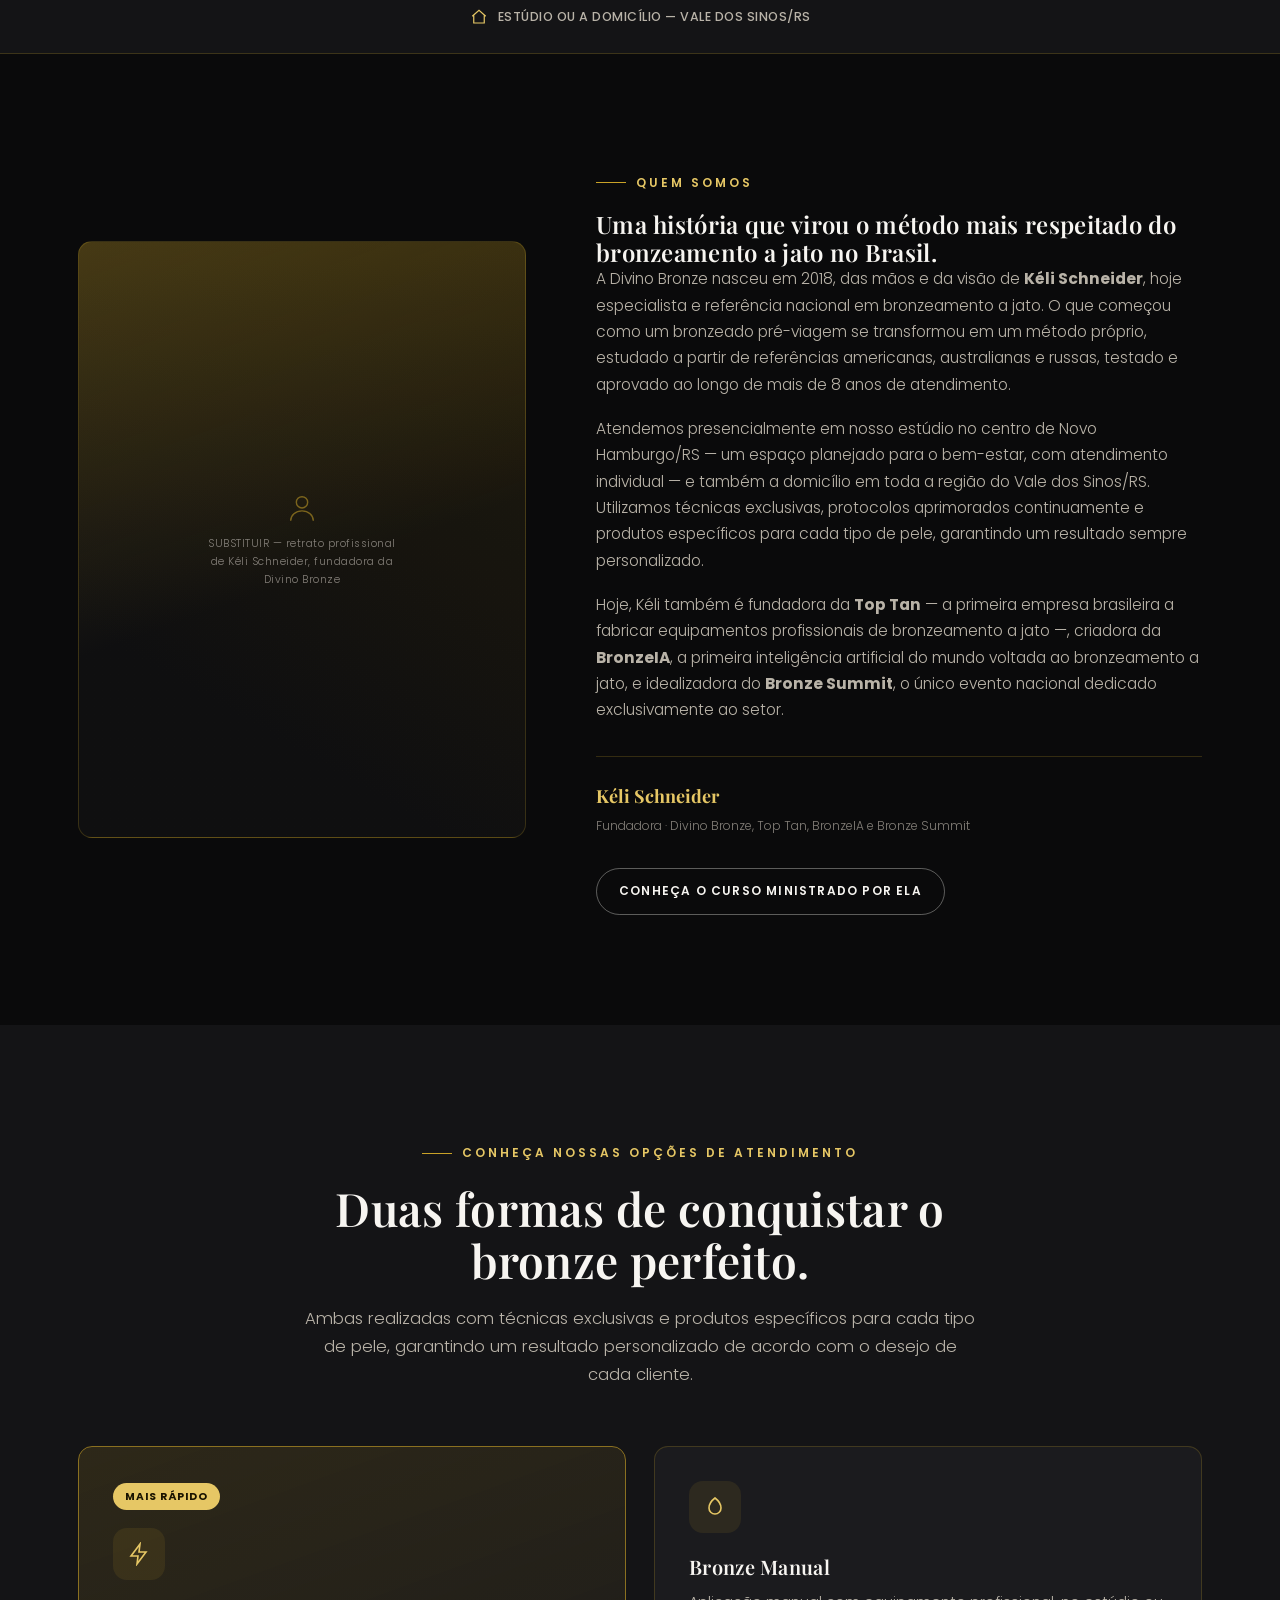
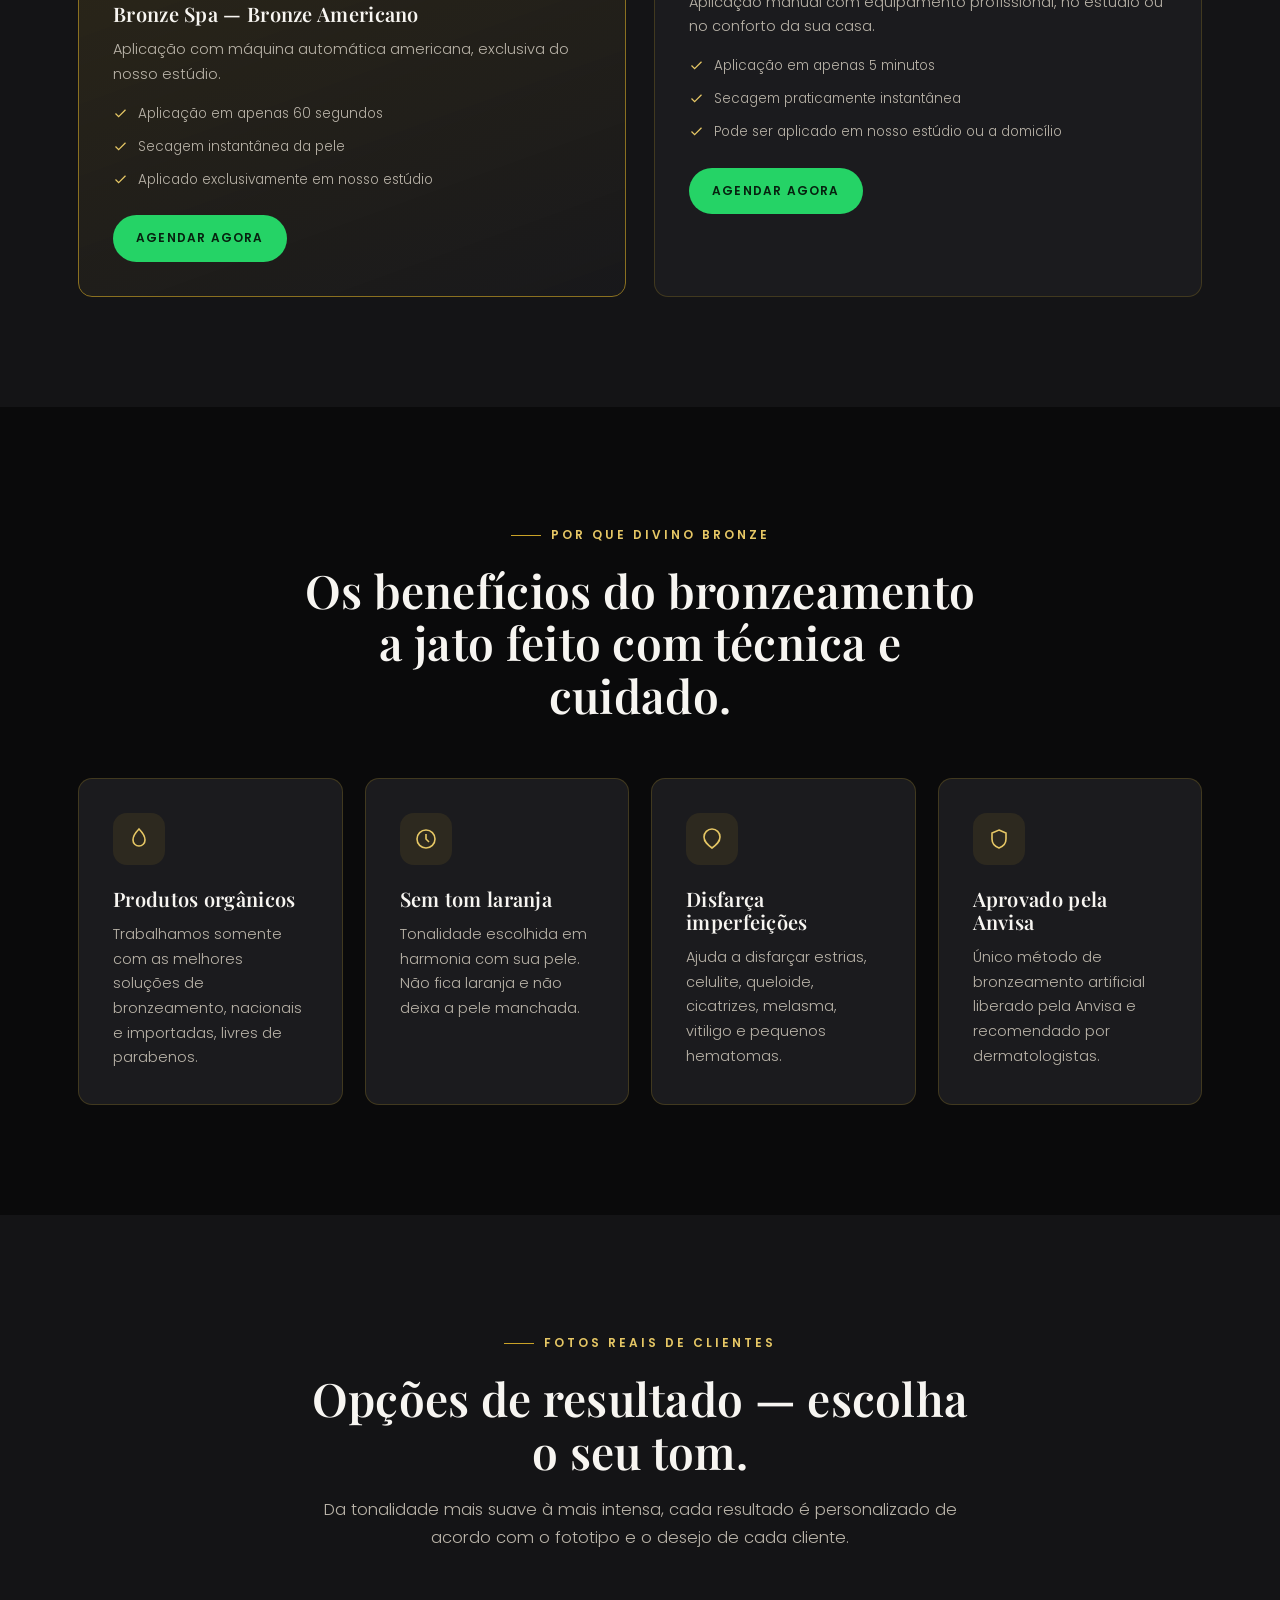
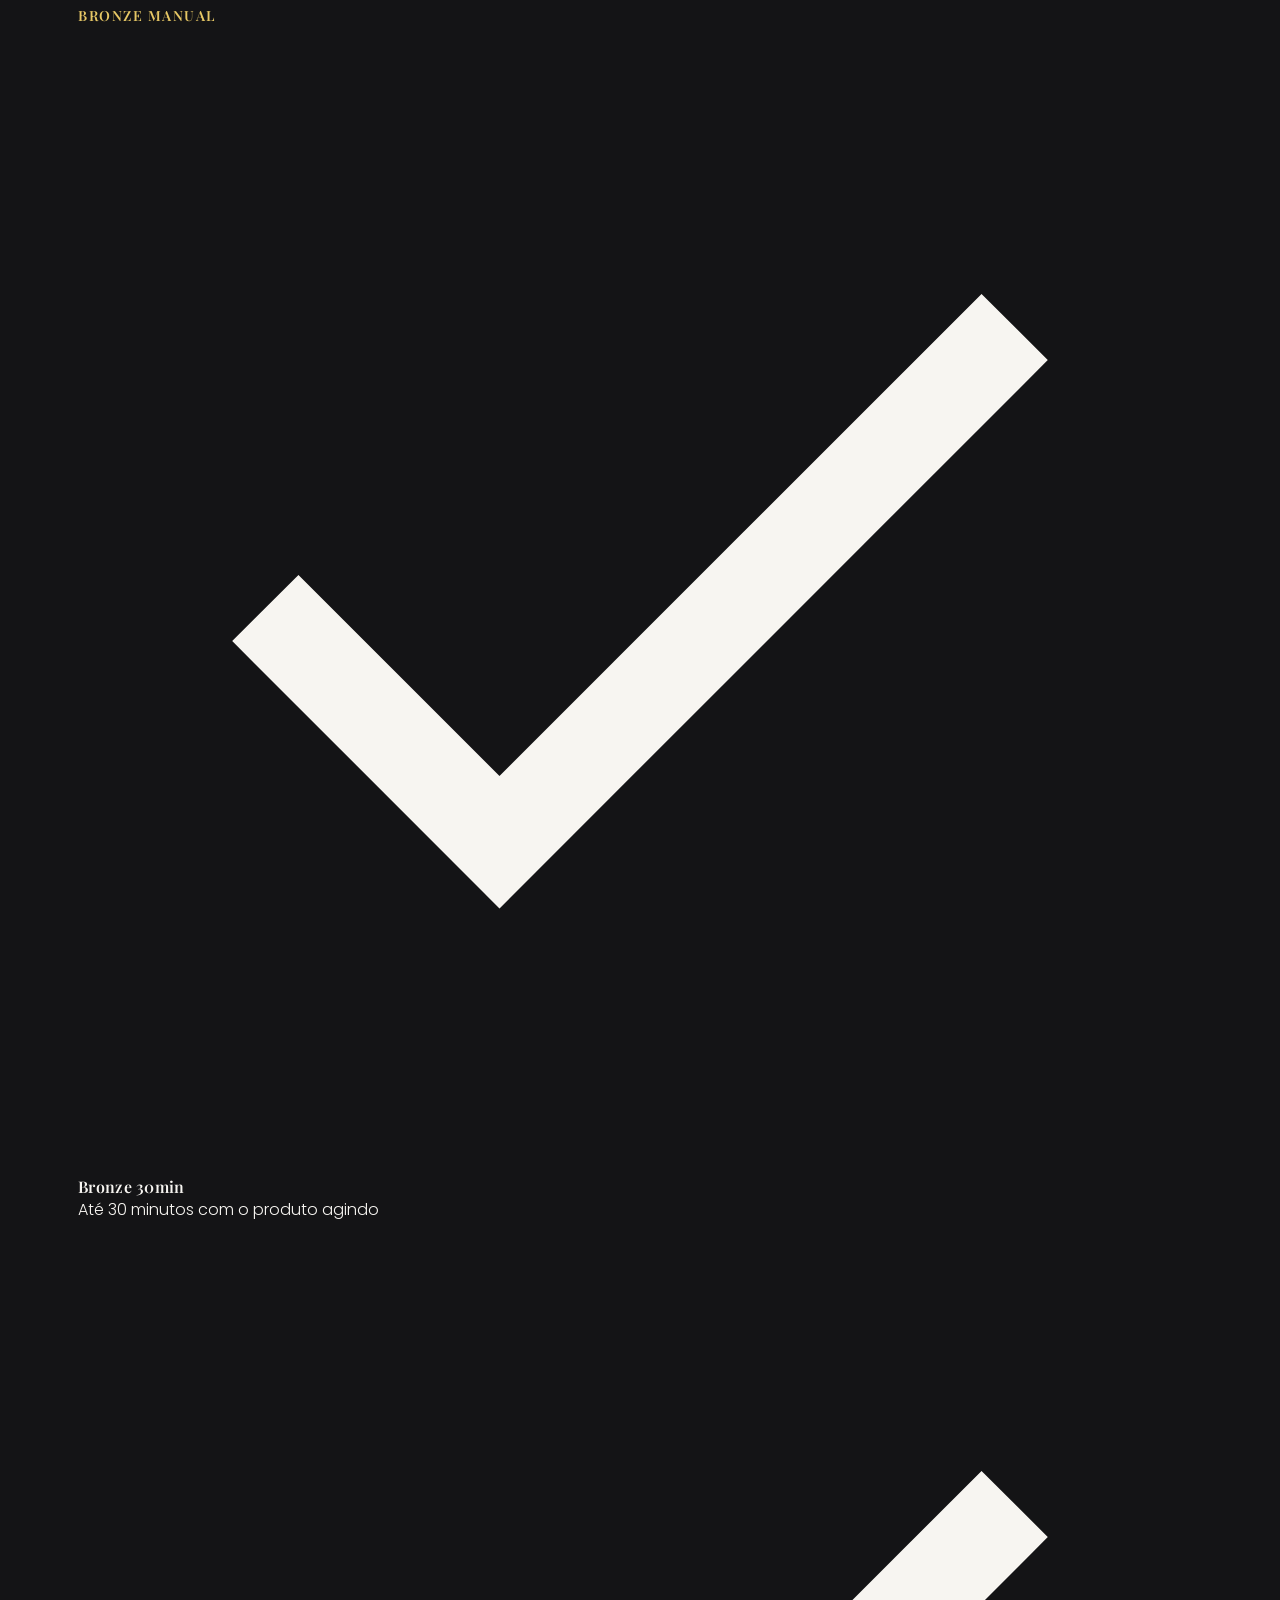
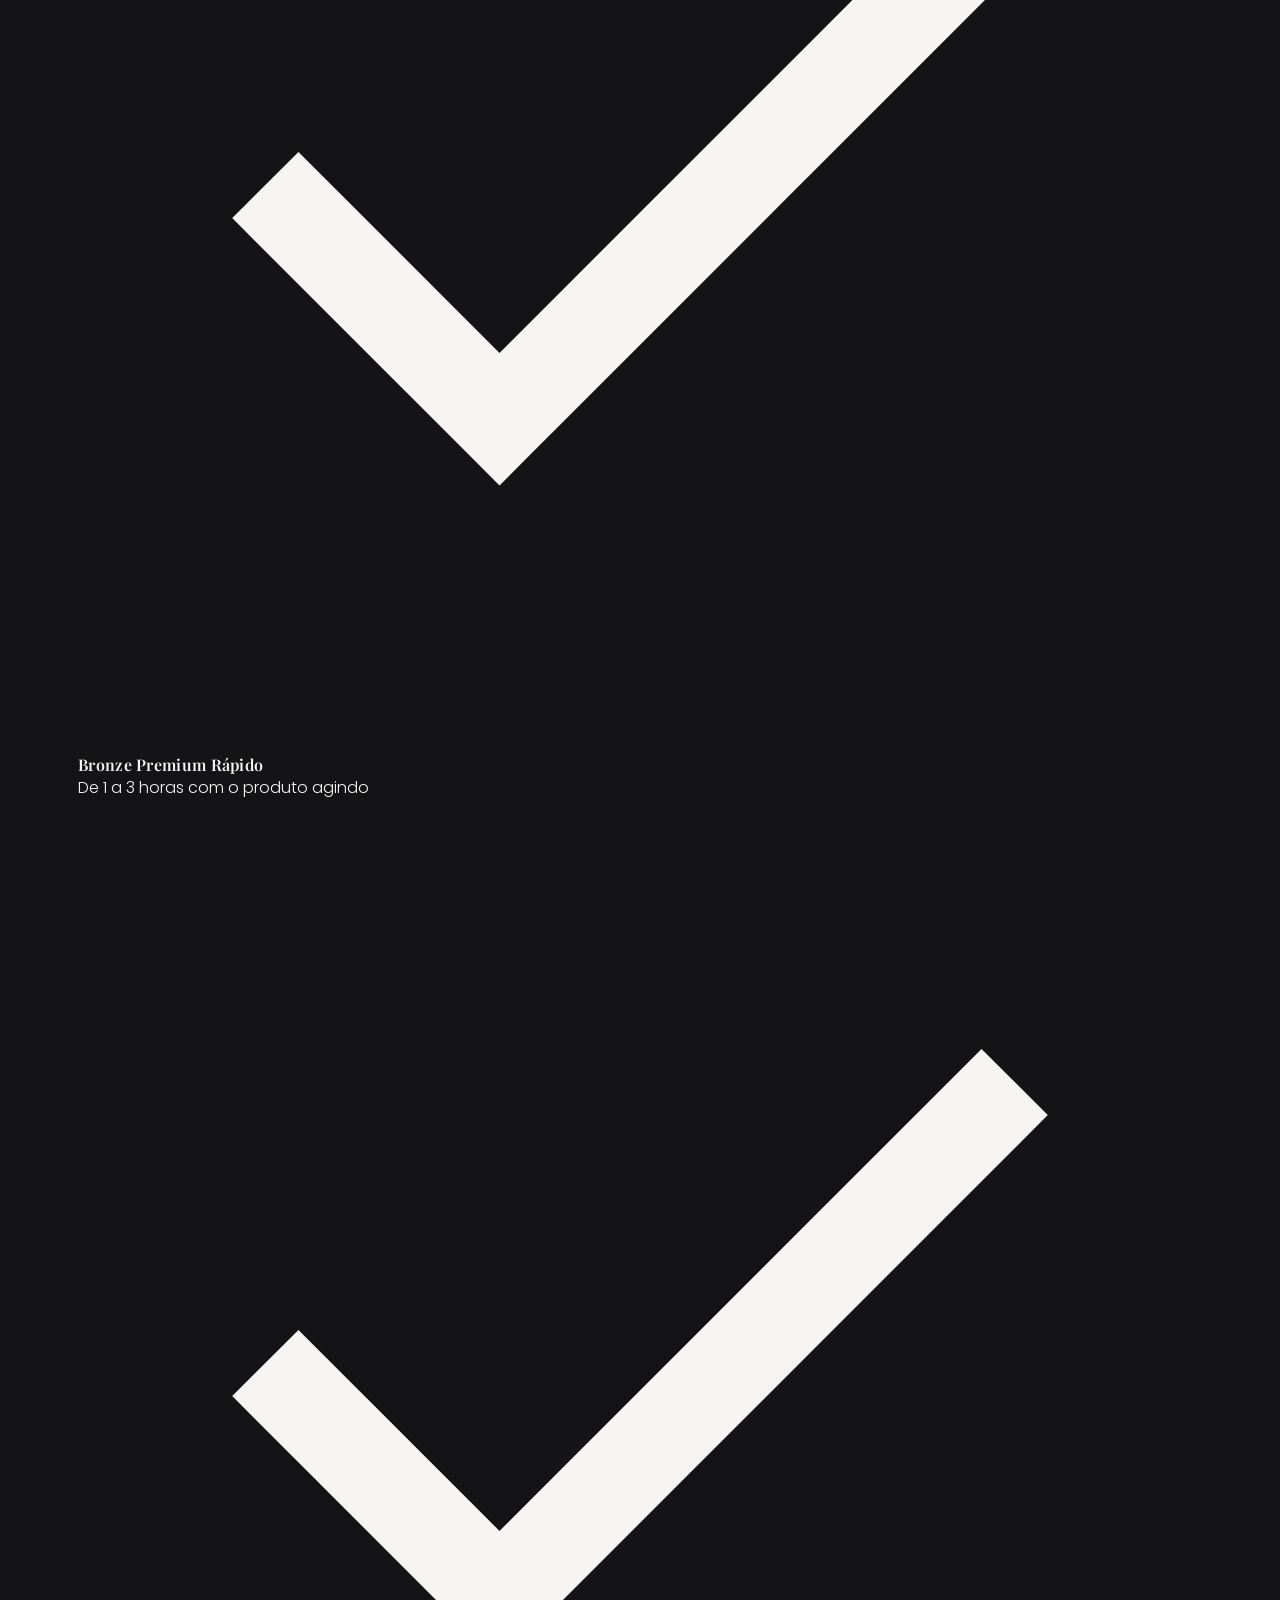
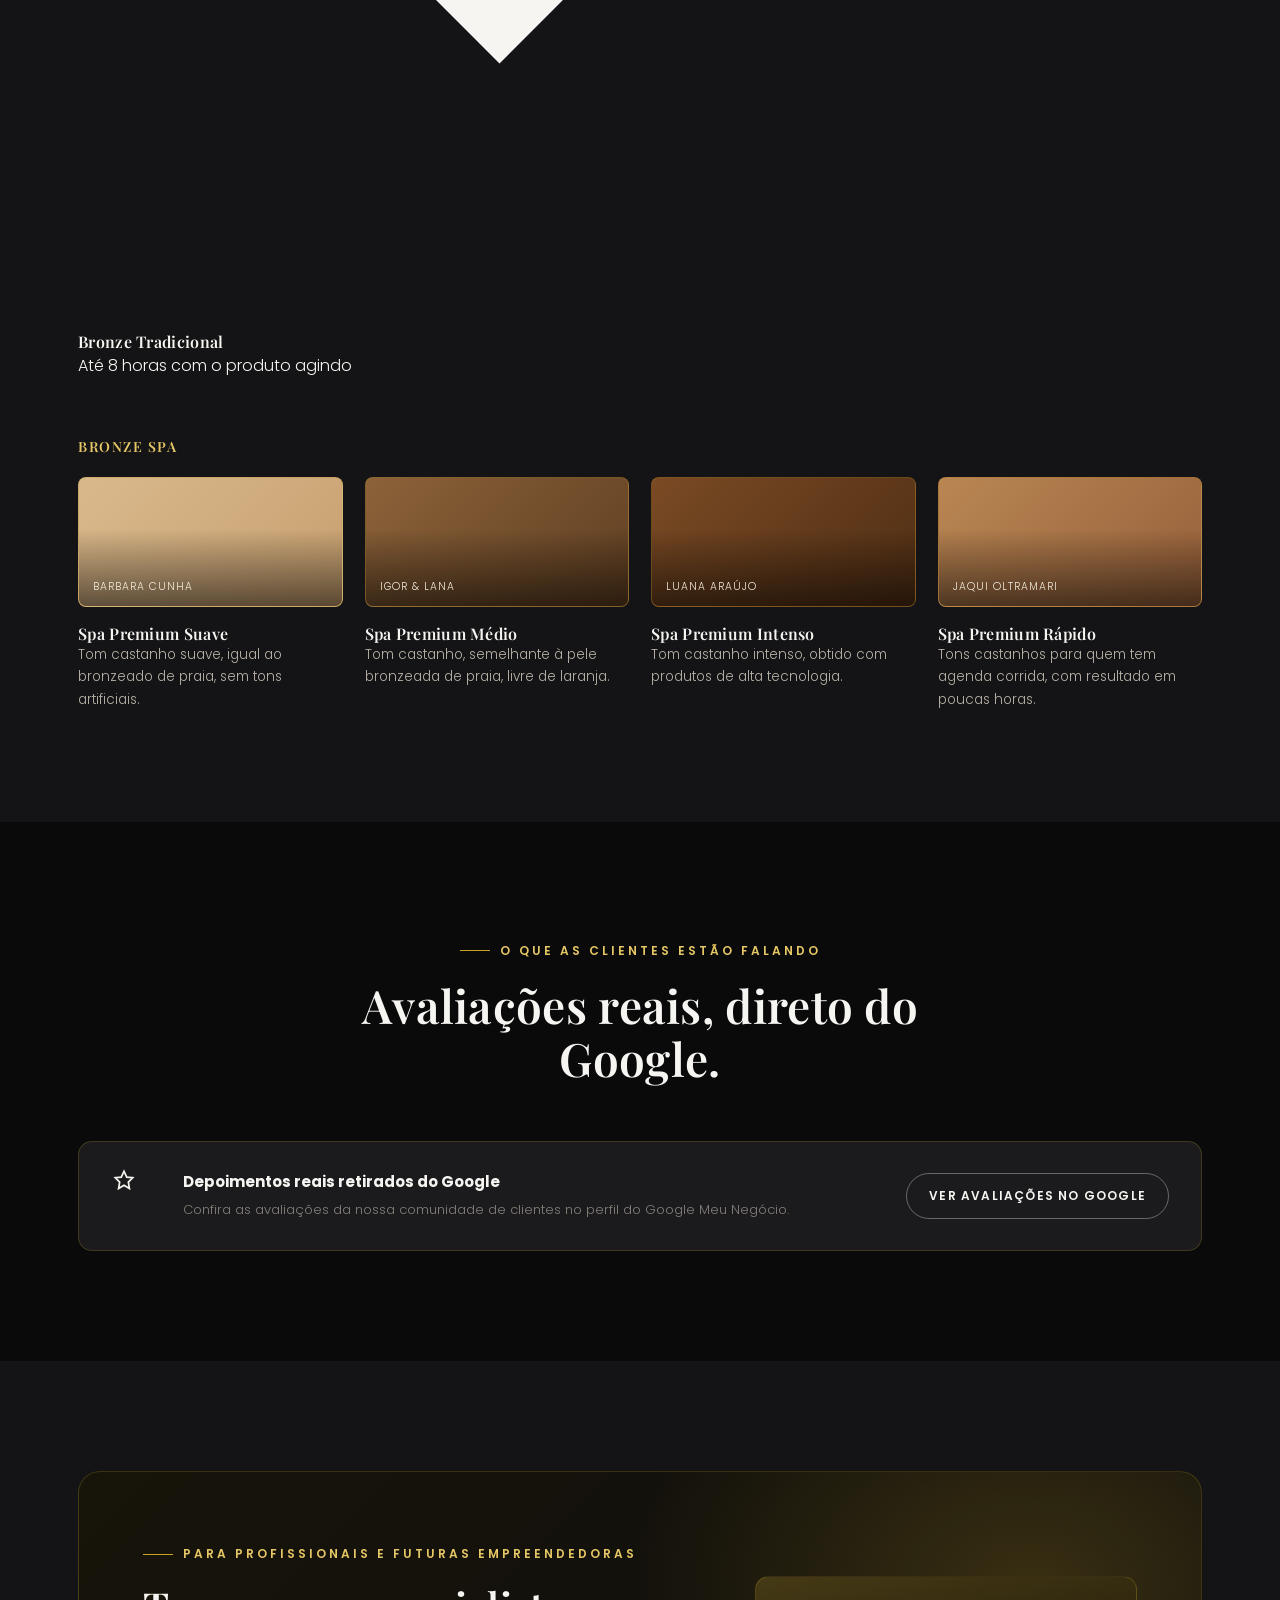
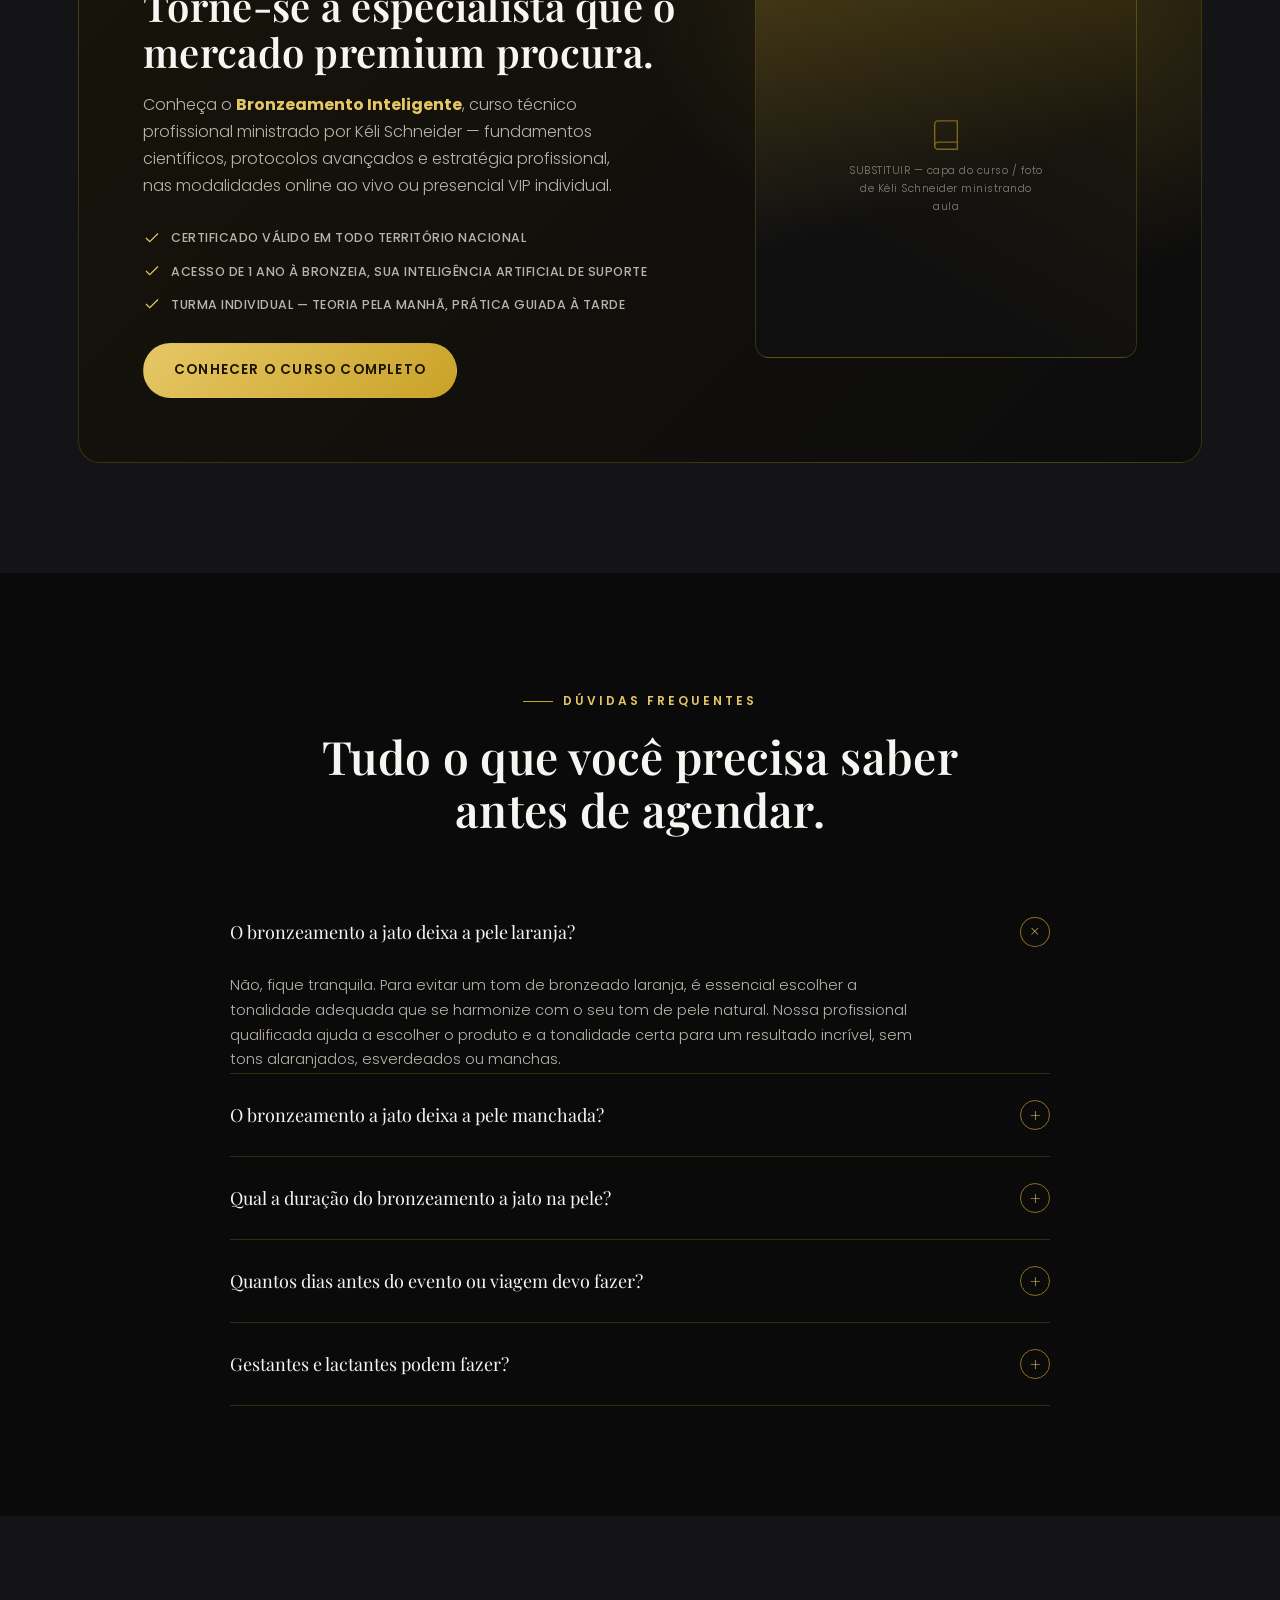
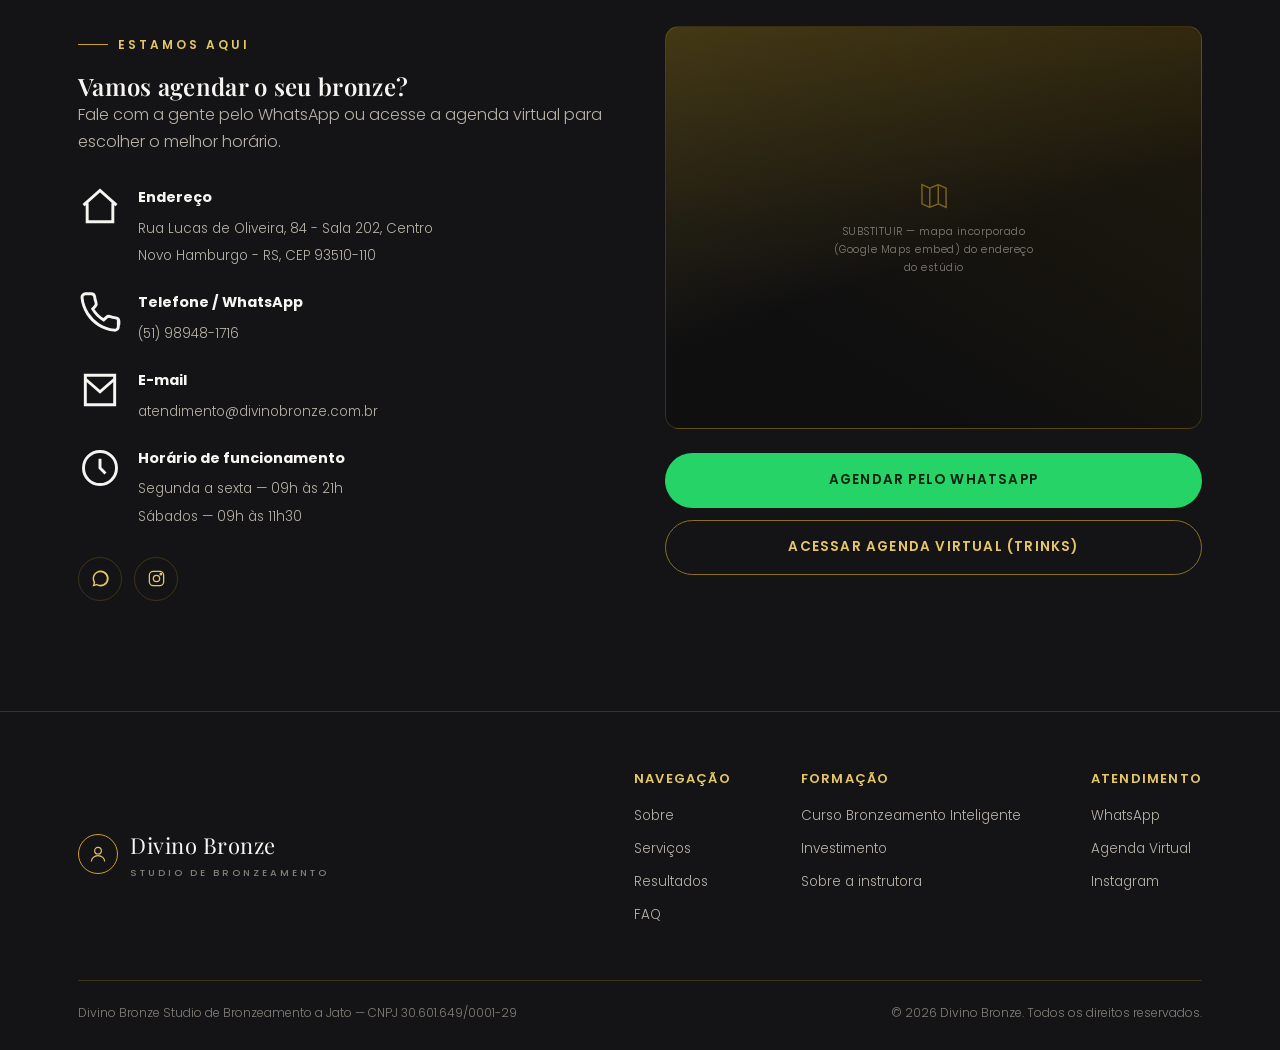
<file: index (1).html>
<!DOCTYPE html>
<html lang="pt-BR">
<head>
<meta charset="UTF-8">
<meta name="viewport" content="width=device-width, initial-scale=1.0">
<title>Divino Bronze | Studio de Bronzeamento a Jato em Novo Hamburgo/RS</title>
<meta name="description" content="Referência nacional em bronzeamento a jato. Atendimento premium em estúdio ou a domicílio em Novo Hamburgo/RS. Agende pelo WhatsApp ou pela agenda virtual.">
<link rel="preconnect" href="https://fonts.googleapis.com">
<link rel="preconnect" href="https://fonts.gstatic.com" crossorigin>
<link href="https://fonts.googleapis.com/css2?family=Playfair+Display:wght@500;600;700&family=Poppins:wght@300;400;500;600;700&display=swap" rel="stylesheet">
<link rel="stylesheet" href="css/style.css">
</head>
<body>

<!-- ===================== HEADER ===================== -->
<header class="site-header">
  <div class="container header-inner">
    <a href="index.html" class="logo">
      <span class="mark">
        <svg viewBox="0 0 24 24" fill="none" stroke="currentColor" stroke-width="1.4"><circle cx="12" cy="8" r="4"/><path d="M4 21c0-4 3.5-7 8-7s8 3 8 7"/></svg>
      </span>
      <span>Divino Bronze<small>Studio de Bronzeamento</small></span>
    </a>

    <nav class="main-nav">
      <a href="index.html#sobre">Sobre</a>
      <a href="index.html#servicos">Serviços</a>
      <a href="index.html#resultados">Resultados</a>
      <a href="cursos.html">Cursos</a>
      <a href="index.html#faq">FAQ</a>
      <a href="index.html#contato">Contato</a>
    </nav>

    <div class="header-ctas">
      <a class="btn btn-agenda btn-sm" href="https://www.trinks.com/divino-bronze" target="_blank" rel="noopener">
        <svg viewBox="0 0 24 24" fill="none" stroke="currentColor" stroke-width="1.6"><rect x="3" y="4.5" width="18" height="16" rx="2"/><path d="M3 9.5h18M8 3v3M16 3v3"/></svg>
        <span class="long">Agenda Virtual</span>
      </a>
      <a class="btn btn-whatsapp btn-sm" href="https://wa.me/5551989481716?text=Ol%C3%A1%2C%20Divino%20Bronze!%20Quero%20agendar%20meu%20bronzeamento%20a%20jato." target="_blank" rel="noopener">
        <svg viewBox="0 0 24 24" fill="currentColor"><path d="M12 2a10 10 0 0 0-8.6 15L2 22l5.2-1.4A10 10 0 1 0 12 2zm0 18a8 8 0 0 1-4.1-1.1l-.3-.2-3 .8.8-2.9-.2-.3A8 8 0 1 1 12 20zm4.4-5.9c-.2-.1-1.4-.7-1.6-.8-.2-.1-.4-.1-.5.1-.2.2-.6.8-.8 1-.1.2-.3.2-.5.1-.2-.1-1-.4-2-1.2-.7-.7-1.2-1.5-1.4-1.7-.1-.2 0-.4.1-.5l.4-.4c.1-.1.2-.3.2-.4.1-.2 0-.3 0-.4-.1-.1-.5-1.3-.7-1.8-.2-.4-.4-.4-.5-.4h-.5c-.2 0-.4.1-.6.3-.2.2-.8.8-.8 1.9s.8 2.2.9 2.4c.1.2 1.6 2.5 4 3.5.6.2 1 .4 1.3.5.6.2 1.1.2 1.5.1.5-.1 1.4-.6 1.6-1.1.2-.5.2-1 .1-1.1z"/></svg>
        <span>WhatsApp</span>
      </a>
    </div>

    <button class="nav-toggle" aria-label="Abrir menu">
      <svg viewBox="0 0 24 24" fill="none" stroke="currentColor" stroke-width="1.6"><path d="M4 7h16M4 12h16M4 17h16"/></svg>
    </button>
  </div>
</header>

<div class="mobile-panel">
  <button class="mobile-close" aria-label="Fechar menu">
    <svg viewBox="0 0 24 24" fill="none" stroke="currentColor" stroke-width="1.6"><path d="M6 6l12 12M18 6L6 18"/></svg>
  </button>
  <a href="index.html#sobre">Sobre</a>
  <a href="index.html#servicos">Serviços</a>
  <a href="index.html#resultados">Resultados</a>
  <a href="cursos.html">Cursos</a>
  <a href="index.html#faq">FAQ</a>
  <a href="index.html#contato">Contato</a>
  <div class="cta-row">
    <a class="btn btn-whatsapp" href="https://wa.me/5551989481716?text=Ol%C3%A1%2C%20Divino%20Bronze!%20Quero%20agendar%20meu%20bronzeamento%20a%20jato." target="_blank" rel="noopener">WhatsApp</a>
    <a class="btn btn-agenda" href="https://www.trinks.com/divino-bronze" target="_blank" rel="noopener">Agenda Virtual</a>
  </div>
</div>

<!-- ===================== HERO ===================== -->
<section class="hero">
  <div class="container hero-grid">
    <div class="reveal in-view">
      <div class="eyebrow">Referência nacional em bronzeamento a jato</div>
      <h1>O bronzeado mais desejado <em>do Brasil</em> está aqui.</h1>
      <p class="lead">Pele radiante em minutos, com o método exclusivo criado e aperfeiçoado há mais de 8 anos pela Divino Bronze — aprovado pela Anvisa, recomendado por dermatologistas e reconhecido como referência do segmento no país.</p>
      <div class="cta-row">
        <a class="btn btn-whatsapp" href="https://wa.me/5551989481716?text=Ol%C3%A1%2C%20Divino%20Bronze!%20Quero%20agendar%20meu%20bronzeamento%20a%20jato." target="_blank" rel="noopener">
          <svg viewBox="0 0 24 24" fill="currentColor"><path d="M12 2a10 10 0 0 0-8.6 15L2 22l5.2-1.4A10 10 0 1 0 12 2zm0 18a8 8 0 0 1-4.1-1.1l-.3-.2-3 .8.8-2.9-.2-.3A8 8 0 1 1 12 20zm4.4-5.9c-.2-.1-1.4-.7-1.6-.8-.2-.1-.4-.1-.5.1-.2.2-.6.8-.8 1-.1.2-.3.2-.5.1-.2-.1-1-.4-2-1.2-.7-.7-1.2-1.5-1.4-1.7-.1-.2 0-.4.1-.5l.4-.4c.1-.1.2-.3.2-.4.1-.2 0-.3 0-.4-.1-.1-.5-1.3-.7-1.8-.2-.4-.4-.4-.5-.4h-.5c-.2 0-.4.1-.6.3-.2.2-.8.8-.8 1.9s.8 2.2.9 2.4c.1.2 1.6 2.5 4 3.5.6.2 1 .4 1.3.5.6.2 1.1.2 1.5.1.5-.1 1.4-.6 1.6-1.1.2-.5.2-1 .1-1.1z"/></svg>
          Agendar pelo WhatsApp
        </a>
        <a class="btn btn-agenda" href="https://www.trinks.com/divino-bronze" target="_blank" rel="noopener">
          <svg viewBox="0 0 24 24" fill="none" stroke="currentColor" stroke-width="1.6"><rect x="3" y="4.5" width="18" height="16" rx="2"/><path d="M3 9.5h18M8 3v3M16 3v3"/></svg>
          Acessar Agenda Virtual
        </a>
      </div>
      <div class="hero-stats">
        <div class="stat"><b>+8 anos</b><span>DE MERCADO</span></div>
        <div class="stat"><b>100%</b><span>APROVADO ANVISA</span></div>
        <div class="stat"><b>1 sessão</b><span>PARA RESULTADO PERSONALIZADO</span></div>
      </div>
    </div>

    <div class="reveal">
      <div class="hero-visual">
        <div class="hero-badge">60 SEG. APLICAÇÃO</div>
        <svg class="ph-icon" viewBox="0 0 24 24" fill="none" stroke="currentColor" stroke-width="1"><circle cx="12" cy="8" r="4"/><path d="M4 21c0-4 3.5-7 8-7s8 3 8 7"/></svg>
        <div class="ph-label">SUBSTITUIR — foto em alta resolução da cliente / estúdio (retrato vertical, tom quente, iluminação premium)</div>
      </div>
    </div>
  </div>
</section>

<!-- ===================== ESCOLHA SEU CAMINHO ===================== -->
<section class="section path-chooser" id="escolha">
  <div class="container">
    <div class="section-head center reveal">
      <div class="eyebrow">Como podemos te ajudar hoje?</div>
      <h2>Escolha o seu caminho.</h2>
    </div>
    <div class="grid-2">
      <a href="#servicos" class="card card--featured path-card reveal">
        <span class="card-tag">Para clientes</span>
        <div class="icon-badge"><svg viewBox="0 0 24 24" fill="none" stroke="currentColor" stroke-width="1.6"><path d="M13 2 4 14h7l-1 8 9-12h-7l1-8z"/></svg></div>
        <h3>Quero agendar meu bronzeamento</h3>
        <p>Conheça o Bronze Spa e o Bronze Manual — atendimento no estúdio ou a domicílio — e agende sua sessão em poucos minutos.</p>
        <span class="path-card-link">Ver opções de atendimento
          <svg viewBox="0 0 24 24" fill="none" stroke="currentColor" stroke-width="2"><path d="M5 12h14M13 6l6 6-6 6"/></svg>
        </span>
      </a>

      <a href="cursos.html" class="card path-card reveal">
        <span class="card-tag" style="background:transparent; border:1px solid var(--gold-dim); color:var(--gold-light);">Para profissionais</span>
        <div class="icon-badge"><svg viewBox="0 0 24 24" fill="none" stroke="currentColor" stroke-width="1.6"><path d="M4 19.5A2.5 2.5 0 0 1 6.5 17H20"/><path d="M6.5 2H20v20H6.5A2.5 2.5 0 0 1 4 19.5v-15A2.5 2.5 0 0 1 6.5 2z"/></svg></div>
        <h3>Quero fazer o curso</h3>
        <p>Torne-se uma profissional certificada com o Bronzeamento Inteligente, curso técnico ministrado por Kéli Schneider.</p>
        <span class="path-card-link">Conhecer o curso completo
          <svg viewBox="0 0 24 24" fill="none" stroke="currentColor" stroke-width="2"><path d="M5 12h14M13 6l6 6-6 6"/></svg>
        </span>
      </a>
    </div>
  </div>
</section>

<!-- ===================== TRUST BAR ===================== -->
<div class="trust-bar">
  <div class="container">
    <div class="trust-item"><svg viewBox="0 0 24 24" fill="none" stroke="currentColor" stroke-width="1.6"><path d="M12 3l7 3v6c0 4.5-3 7.5-7 9-4-1.5-7-4.5-7-9V6l7-3z"/><path d="m9 12 2 2 4-4"/></svg> Aprovado pela Anvisa</div>
    <div class="trust-item"><svg viewBox="0 0 24 24" fill="none" stroke="currentColor" stroke-width="1.6"><path d="M12 2v20M5 12h14"/></svg> Recomendado por dermatologistas</div>
    <div class="trust-item"><svg viewBox="0 0 24 24" fill="none" stroke="currentColor" stroke-width="1.6"><circle cx="12" cy="12" r="9"/><path d="M8 12l3 3 5-6"/></svg> Produtos orgânicos, livres de parabenos</div>
    <div class="trust-item"><svg viewBox="0 0 24 24" fill="none" stroke="currentColor" stroke-width="1.6"><path d="M3 11l9-8 9 8M5 10v10h14V10"/></svg> Estúdio ou a domicílio — Vale dos Sinos/RS</div>
  </div>
</div>

<!-- ===================== SOBRE ===================== -->
<section class="section" id="sobre">
  <div class="container about-grid">
    <div class="reveal">
      <div class="photo-ph about-visual">
        <svg viewBox="0 0 24 24" fill="none" stroke="currentColor" stroke-width="1"><circle cx="12" cy="8" r="4"/><path d="M4 21c0-4 3.5-7 8-7s8 3 8 7"/></svg>
        <span>SUBSTITUIR — retrato profissional de Kéli Schneider, fundadora da Divino Bronze</span>
      </div>
    </div>
    <div class="reveal about-copy">
      <div class="eyebrow">Quem somos</div>
      <h2>Uma história que virou o método mais respeitado do bronzeamento a jato no Brasil.</h2>
      <p>A Divino Bronze nasceu em 2018, das mãos e da visão de <strong>Kéli Schneider</strong>, hoje especialista e referência nacional em bronzeamento a jato. O que começou como um bronzeado pré-viagem se transformou em um método próprio, estudado a partir de referências americanas, australianas e russas, testado e aprovado ao longo de mais de 8 anos de atendimento.</p>
      <p>Atendemos presencialmente em nosso estúdio no centro de Novo Hamburgo/RS — um espaço planejado para o bem-estar, com atendimento individual — e também a domicílio em toda a região do Vale dos Sinos/RS. Utilizamos técnicas exclusivas, protocolos aprimorados continuamente e produtos específicos para cada tipo de pele, garantindo um resultado sempre personalizado.</p>
      <p>Hoje, Kéli também é fundadora da <strong>Top Tan</strong> — a primeira empresa brasileira a fabricar equipamentos profissionais de bronzeamento a jato —, criadora da <strong>BronzeIA</strong>, a primeira inteligência artificial do mundo voltada ao bronzeamento a jato, e idealizadora do <strong>Bronze Summit</strong>, o único evento nacional dedicado exclusivamente ao setor.</p>
      <div class="about-signature">
        <div>
          <strong>Kéli Schneider</strong>
          <span>Fundadora · Divino Bronze, Top Tan, BronzeIA e Bronze Summit</span>
        </div>
      </div>
      <div class="cta-row" style="margin-top:30px;">
        <a class="btn btn-outline-light btn-sm" href="cursos.html">Conheça o curso ministrado por ela</a>
      </div>
    </div>
  </div>
</section>

<!-- ===================== SERVIÇOS ===================== -->
<section class="section section--alt" id="servicos">
  <div class="container">
    <div class="section-head center reveal">
      <div class="eyebrow">Conheça nossas opções de atendimento</div>
      <h2>Duas formas de conquistar o bronze perfeito.</h2>
      <p>Ambas realizadas com técnicas exclusivas e produtos específicos para cada tipo de pele, garantindo um resultado personalizado de acordo com o desejo de cada cliente.</p>
    </div>

    <div class="grid-2">
      <div class="card card--featured reveal">
        <span class="card-tag">Mais rápido</span>
        <div class="icon-badge"><svg viewBox="0 0 24 24" fill="none" stroke="currentColor" stroke-width="1.6"><path d="M13 2 4 14h7l-1 8 9-12h-7l1-8z"/></svg></div>
        <h3>Bronze Spa — Bronze Americano</h3>
        <p>Aplicação com máquina automática americana, exclusiva do nosso estúdio.</p>
        <ul>
          <li><svg viewBox="0 0 24 24" fill="none" stroke="currentColor" stroke-width="2"><path d="M20 6 9 17l-5-5"/></svg> Aplicação em apenas 60 segundos</li>
          <li><svg viewBox="0 0 24 24" fill="none" stroke="currentColor" stroke-width="2"><path d="M20 6 9 17l-5-5"/></svg> Secagem instantânea da pele</li>
          <li><svg viewBox="0 0 24 24" fill="none" stroke="currentColor" stroke-width="2"><path d="M20 6 9 17l-5-5"/></svg> Aplicado exclusivamente em nosso estúdio</li>
        </ul>
        <div class="card-foot">
          <a class="btn btn-whatsapp btn-sm" href="https://wa.me/5551989481716?text=Ol%C3%A1!%20Quero%20agendar%20o%20Bronze%20Spa%20(bronze%20americano)." target="_blank" rel="noopener">Agendar agora</a>
        </div>
      </div>

      <div class="card reveal">
        <div class="icon-badge"><svg viewBox="0 0 24 24" fill="none" stroke="currentColor" stroke-width="1.6"><path d="M12 3c-4 3-6 6-6 10a6 6 0 0 0 12 0c0-4-2-7-6-10z"/></svg></div>
        <h3>Bronze Manual</h3>
        <p>Aplicação manual com equipamento profissional, no estúdio ou no conforto da sua casa.</p>
        <ul>
          <li><svg viewBox="0 0 24 24" fill="none" stroke="currentColor" stroke-width="2"><path d="M20 6 9 17l-5-5"/></svg> Aplicação em apenas 5 minutos</li>
          <li><svg viewBox="0 0 24 24" fill="none" stroke="currentColor" stroke-width="2"><path d="M20 6 9 17l-5-5"/></svg> Secagem praticamente instantânea</li>
          <li><svg viewBox="0 0 24 24" fill="none" stroke="currentColor" stroke-width="2"><path d="M20 6 9 17l-5-5"/></svg> Pode ser aplicado em nosso estúdio ou a domicílio</li>
        </ul>
        <div class="card-foot">
          <a class="btn btn-whatsapp btn-sm" href="https://wa.me/5551989481716?text=Ol%C3%A1!%20Quero%20agendar%20o%20Bronze%20Manual." target="_blank" rel="noopener">Agendar agora</a>
        </div>
      </div>
    </div>
  </div>
</section>

<!-- ===================== DIFERENCIAIS ===================== -->
<section class="section">
  <div class="container">
    <div class="section-head center reveal">
      <div class="eyebrow">Por que Divino Bronze</div>
      <h2>Os benefícios do bronzeamento a jato feito com técnica e cuidado.</h2>
    </div>
    <div class="grid-4">
      <div class="card reveal">
        <div class="icon-badge"><svg viewBox="0 0 24 24" fill="none" stroke="currentColor" stroke-width="1.6"><path d="M12 2C8 6 6 9 6 13a6 6 0 0 0 12 0c0-4-2-7-6-11z"/></svg></div>
        <h3>Produtos orgânicos</h3>
        <p>Trabalhamos somente com as melhores soluções de bronzeamento, nacionais e importadas, livres de parabenos.</p>
      </div>
      <div class="card reveal">
        <div class="icon-badge"><svg viewBox="0 0 24 24" fill="none" stroke="currentColor" stroke-width="1.6"><circle cx="12" cy="12" r="9"/><path d="M12 7v5l3 3"/></svg></div>
        <h3>Sem tom laranja</h3>
        <p>Tonalidade escolhida em harmonia com sua pele. Não fica laranja e não deixa a pele manchada.</p>
      </div>
      <div class="card reveal">
        <div class="icon-badge"><svg viewBox="0 0 24 24" fill="none" stroke="currentColor" stroke-width="1.6"><path d="M12 21c-4-3-8-6-8-11a8 8 0 0 1 16 0c0 5-4 8-8 11z"/></svg></div>
        <h3>Disfarça imperfeições</h3>
        <p>Ajuda a disfarçar estrias, celulite, queloide, cicatrizes, melasma, vitiligo e pequenos hematomas.</p>
      </div>
      <div class="card reveal">
        <div class="icon-badge"><svg viewBox="0 0 24 24" fill="none" stroke="currentColor" stroke-width="1.6"><path d="M12 3l7 3v6c0 4.5-3 7.5-7 9-4-1.5-7-4.5-7-9V6l7-3z"/></svg></div>
        <h3>Aprovado pela Anvisa</h3>
        <p>Único método de bronzeamento artificial liberado pela Anvisa e recomendado por dermatologistas.</p>
      </div>
    </div>
  </div>
</section>

<!-- ===================== RESULTADOS ===================== -->
<section class="section section--alt" id="resultados">
  <div class="container">
    <div class="section-head center reveal">
      <div class="eyebrow">Fotos reais de clientes</div>
      <h2>Opções de resultado — escolha o seu tom.</h2>
      <p>Da tonalidade mais suave à mais intensa, cada resultado é personalizado de acordo com o fototipo e o desejo de cada cliente.</p>
    </div>

    <h3 class="gold-text" style="font-size:14px; letter-spacing:1.5px; text-transform:uppercase; margin-bottom:22px;">Bronze Manual</h3>
    <div class="duration-checklist reveal" style="margin-bottom:60px;">
      <div class="duration-item">
        <svg viewBox="0 0 24 24" fill="none" stroke="currentColor" stroke-width="2"><path d="M20 6 9 17l-5-5"/></svg>
        <div>
          <h4>Bronze 30min</h4>
          <p>Até 30 minutos com o produto agindo</p>
        </div>
      </div>
      <div class="duration-item">
        <svg viewBox="0 0 24 24" fill="none" stroke="currentColor" stroke-width="2"><path d="M20 6 9 17l-5-5"/></svg>
        <div>
          <h4>Bronze Premium Rápido</h4>
          <p>De 1 a 3 horas com o produto agindo</p>
        </div>
      </div>
      <div class="duration-item">
        <svg viewBox="0 0 24 24" fill="none" stroke="currentColor" stroke-width="2"><path d="M20 6 9 17l-5-5"/></svg>
        <div>
          <h4>Bronze Tradicional</h4>
          <p>Até 8 horas com o produto agindo</p>
        </div>
      </div>
    </div>

    <h3 class="gold-text" style="font-size:14px; letter-spacing:1.5px; text-transform:uppercase; margin-bottom:22px;">Bronze Spa</h3>
    <div class="grid-4">
      <div class="tone-card reveal">
        <div class="tone-swatch tone-suave"><span>Barbara Cunha</span></div>
        <h3 style="font-size:16px;">Spa Premium Suave</h3>
        <p style="color:var(--text-muted); font-size:13.5px;">Tom castanho suave, igual ao bronzeado de praia, sem tons artificiais.</p>
      </div>
      <div class="tone-card reveal">
        <div class="tone-swatch tone-spa"><span>Igor &amp; Lana</span></div>
        <h3 style="font-size:16px;">Spa Premium Médio</h3>
        <p style="color:var(--text-muted); font-size:13.5px;">Tom castanho, semelhante à pele bronzeada de praia, livre de laranja.</p>
      </div>
      <div class="tone-card reveal">
        <div class="tone-swatch tone-intenso"><span>Luana Araújo</span></div>
        <h3 style="font-size:16px;">Spa Premium Intenso</h3>
        <p style="color:var(--text-muted); font-size:13.5px;">Tom castanho intenso, obtido com produtos de alta tecnologia.</p>
      </div>
      <div class="tone-card reveal">
        <div class="tone-swatch tone-medio"><span>Jaqui Oltramari</span></div>
        <h3 style="font-size:16px;">Spa Premium Rápido</h3>
        <p style="color:var(--text-muted); font-size:13.5px;">Tons castanhos para quem tem agenda corrida, com resultado em poucas horas.</p>
      </div>
    </div>
  </div>
</section>

<!-- ===================== DEPOIMENTOS ===================== -->
<section class="section">
  <div class="container">
    <div class="section-head center reveal">
      <div class="eyebrow">O que as clientes estão falando</div>
      <h2>Avaliações reais, direto do Google.</h2>
    </div>
    <div class="google-cta reveal">
      <div class="left">
        <div class="icon-badge" style="width:56px;height:56px;">
          <svg viewBox="0 0 24 24" width="26" height="26" fill="none" stroke="currentColor" stroke-width="1.6"><path d="M12 3l2.5 5.5L20 9l-4 4 1 6-5-3-5 3 1-6-4-4 5.5-.5z"/></svg>
        </div>
        <div>
          <strong>Depoimentos reais retirados do Google</strong>
          <span>Confira as avaliações da nossa comunidade de clientes no perfil do Google Meu Negócio.</span>
        </div>
      </div>
      <a class="btn btn-outline-light btn-sm" href="https://www.google.com/maps/search/?api=1&query=Divino+Bronze+Studio+de+Bronzeamento+Rua+Lucas+de+Oliveira+84+Novo+Hamburgo" target="_blank" rel="noopener">Ver avaliações no Google</a>
    </div>
  </div>
</section>

<!-- ===================== CURSOS TEASER ===================== -->
<section class="section section--alt">
  <div class="container">
    <div class="course-banner reveal">
      <div>
        <div class="eyebrow">Para profissionais e futuras empreendedoras</div>
        <h2>Torne-se a especialista que o mercado premium procura.</h2>
        <p>Conheça o <strong class="gold-text">Bronzeamento Inteligente</strong>, curso técnico profissional ministrado por Kéli Schneider — fundamentos científicos, protocolos avançados e estratégia profissional, nas modalidades online ao vivo ou presencial VIP individual.</p>
        <div class="course-banner-list">
          <div class="trust-item"><svg viewBox="0 0 24 24" fill="none" stroke="currentColor" stroke-width="1.6"><path d="M20 6 9 17l-5-5"/></svg> Certificado válido em todo território nacional</div>
          <div class="trust-item"><svg viewBox="0 0 24 24" fill="none" stroke="currentColor" stroke-width="1.6"><path d="M20 6 9 17l-5-5"/></svg> Acesso de 1 ano à BronzeIA, sua inteligência artificial de suporte</div>
          <div class="trust-item"><svg viewBox="0 0 24 24" fill="none" stroke="currentColor" stroke-width="1.6"><path d="M20 6 9 17l-5-5"/></svg> Turma individual — teoria pela manhã, prática guiada à tarde</div>
        </div>
        <div class="cta-row" style="margin-top:28px;">
          <a class="btn btn-gold" href="cursos.html">Conhecer o curso completo</a>
        </div>
      </div>
      <div class="photo-ph course-banner-visual">
        <svg viewBox="0 0 24 24" fill="none" stroke="currentColor" stroke-width="1"><path d="M4 19.5A2.5 2.5 0 0 1 6.5 17H20"/><path d="M6.5 2H20v20H6.5A2.5 2.5 0 0 1 4 19.5v-15A2.5 2.5 0 0 1 6.5 2z"/></svg>
        <span>SUBSTITUIR — capa do curso / foto de Kéli Schneider ministrando aula</span>
      </div>
    </div>
  </div>
</section>

<!-- ===================== FAQ ===================== -->
<section class="section" id="faq">
  <div class="container">
    <div class="section-head center reveal">
      <div class="eyebrow">Dúvidas frequentes</div>
      <h2>Tudo o que você precisa saber antes de agendar.</h2>
    </div>
    <div class="faq-list reveal">
      <div class="faq-item open">
        <button class="faq-q">O bronzeamento a jato deixa a pele laranja?<span class="plus">+</span></button>
        <div class="faq-a"><p>Não, fique tranquila. Para evitar um tom de bronzeado laranja, é essencial escolher a tonalidade adequada que se harmonize com o seu tom de pele natural. Nossa profissional qualificada ajuda a escolher o produto e a tonalidade certa para um resultado incrível, sem tons alaranjados, esverdeados ou manchas.</p></div>
      </div>
      <div class="faq-item">
        <button class="faq-q">O bronzeamento a jato deixa a pele manchada?<span class="plus">+</span></button>
        <div class="faq-a"><p>Não. Por isso é muito importante escolher uma profissional qualificada para realizar sua sessão, pois a aplicação precisa ser uniforme e sem excesso de produto na pele. Com a técnica criada por Kéli Schneider e os cuidados pós-sessão, você terá a pele bronzeada que sempre sonhou, sem manchas ou falhas, em apenas uma sessão.</p></div>
      </div>
      <div class="faq-item">
        <button class="faq-q">Qual a duração do bronzeamento a jato na pele?<span class="plus">+</span></button>
        <div class="faq-a"><p>O bronzeamento a jato fica na camada mais superficial da pele e por isso tem um tempo de fixação de até 15 dias, seguindo os cuidados passados por nossa profissional no momento do atendimento.</p></div>
      </div>
      <div class="faq-item">
        <button class="faq-q">Quantos dias antes do evento ou viagem devo fazer?<span class="plus">+</span></button>
        <div class="faq-a"><p>O ideal é fazer no máximo um a dois dias de antecedência. Assim garantimos que o bronzeamento estará com o tom totalmente desenvolvido e deslumbrante.</p></div>
      </div>
      <div class="faq-item">
        <button class="faq-q">Gestantes e lactantes podem fazer?<span class="plus">+</span></button>
        <div class="faq-a"><p>Podem sim. Somente pedimos que sempre conversem com seu médico, para que ele oriente sobre alguma restrição ou necessidade específica durante o atendimento.</p></div>
      </div>
    </div>
  </div>
</section>

<!-- ===================== CONTATO ===================== -->
<section class="section section--alt" id="contato">
  <div class="container contact-grid">
    <div class="reveal">
      <div class="eyebrow">Estamos aqui</div>
      <h2>Vamos agendar o seu bronze?</h2>
      <p style="color:var(--text-muted);">Fale com a gente pelo WhatsApp ou acesse a agenda virtual para escolher o melhor horário.</p>
      <div class="contact-info-list">
        <div class="contact-info-item">
          <div class="icon-badge"><svg viewBox="0 0 24 24" fill="none" stroke="currentColor" stroke-width="1.6"><path d="M3 11l9-8 9 8M5 10v10h14V10"/></svg></div>
          <div><strong>Endereço</strong><span>Rua Lucas de Oliveira, 84 - Sala 202, Centro<br>Novo Hamburgo - RS, CEP 93510-110</span></div>
        </div>
        <div class="contact-info-item">
          <div class="icon-badge"><svg viewBox="0 0 24 24" fill="none" stroke="currentColor" stroke-width="1.6"><path d="M22 16.9v3a2 2 0 0 1-2.2 2 19.8 19.8 0 0 1-8.6-3 19.5 19.5 0 0 1-6-6 19.8 19.8 0 0 1-3-8.7A2 2 0 0 1 4.1 2h3a2 2 0 0 1 2 1.7c.1 1 .3 2 .7 3a2 2 0 0 1-.4 2.1L8 10.3a16 16 0 0 0 6 6l1.5-1.4a2 2 0 0 1 2.1-.4c1 .4 2 .6 3 .7a2 2 0 0 1 1.7 2z"/></svg></div>
          <div><strong>Telefone / WhatsApp</strong><a href="tel:+5551989481716">(51) 98948-1716</a></div>
        </div>
        <div class="contact-info-item">
          <div class="icon-badge"><svg viewBox="0 0 24 24" fill="none" stroke="currentColor" stroke-width="1.6"><path d="M4 4h16v16H4z"/><path d="m4 6 8 7 8-7"/></svg></div>
          <div><strong>E-mail</strong><a href="mailto:atendimento@divinobronze.com.br">atendimento@divinobronze.com.br</a></div>
        </div>
        <div class="contact-info-item">
          <div class="icon-badge"><svg viewBox="0 0 24 24" fill="none" stroke="currentColor" stroke-width="1.6"><circle cx="12" cy="12" r="9"/><path d="M12 7v5l3 3"/></svg></div>
          <div><strong>Horário de funcionamento</strong><span>Segunda a sexta — 09h às 21h<br>Sábados — 09h às 11h30</span></div>
        </div>
      </div>
      <div class="social-row">
        <a href="https://wa.me/5551989481716" target="_blank" rel="noopener" aria-label="WhatsApp"><svg viewBox="0 0 24 24" fill="currentColor"><path d="M12 2a10 10 0 0 0-8.6 15L2 22l5.2-1.4A10 10 0 1 0 12 2zm0 18a8 8 0 0 1-4.1-1.1l-.3-.2-3 .8.8-2.9-.2-.3A8 8 0 1 1 12 20z"/></svg></a>
        <a href="https://www.instagram.com/estudiodivinobronze/" target="_blank" rel="noopener" aria-label="Instagram"><svg viewBox="0 0 24 24" fill="none" stroke="currentColor" stroke-width="1.6"><rect x="3" y="3" width="18" height="18" rx="5"/><circle cx="12" cy="12" r="4"/><circle cx="17.5" cy="6.5" r="1"/></svg></a>
      </div>
    </div>
    <div class="reveal">
      <div class="photo-ph map-ph">
        <svg viewBox="0 0 24 24" fill="none" stroke="currentColor" stroke-width="1"><path d="M9 20l-5.5-2.5V4L9 6.5m0 13.5 6-2.5m-6 2.5V6.5m6 11 5.5 2.5V6.5L15 4m0 13.5V4m0 0L9 6.5"/></svg>
        <span>SUBSTITUIR — mapa incorporado (Google Maps embed) do endereço do estúdio</span>
      </div>
      <div class="cta-row" style="margin-top:24px;">
        <a class="btn btn-whatsapp btn-block" href="https://wa.me/5551989481716?text=Ol%C3%A1%2C%20Divino%20Bronze!%20Quero%20agendar%20meu%20bronzeamento%20a%20jato." target="_blank" rel="noopener">Agendar pelo WhatsApp</a>
      </div>
      <div class="cta-row" style="margin-top:12px;">
        <a class="btn btn-agenda btn-block" href="https://www.trinks.com/divino-bronze" target="_blank" rel="noopener">Acessar Agenda Virtual (Trinks)</a>
      </div>
    </div>
  </div>
</section>

<!-- ===================== FOOTER ===================== -->
<footer class="site-footer">
  <div class="container">
    <div class="footer-top">
      <a href="index.html" class="logo">
        <span class="mark"><svg viewBox="0 0 24 24" fill="none" stroke="currentColor" stroke-width="1.4"><circle cx="12" cy="8" r="4"/><path d="M4 21c0-4 3.5-7 8-7s8 3 8 7"/></svg></span>
        <span>Divino Bronze<small>Studio de Bronzeamento</small></span>
      </a>
      <div class="footer-cols">
        <div class="footer-col">
          <h4>Navegação</h4>
          <a href="index.html#sobre">Sobre</a>
          <a href="index.html#servicos">Serviços</a>
          <a href="index.html#resultados">Resultados</a>
          <a href="index.html#faq">FAQ</a>
        </div>
        <div class="footer-col">
          <h4>Formação</h4>
          <a href="cursos.html">Curso Bronzeamento Inteligente</a>
          <a href="cursos.html#investimento">Investimento</a>
          <a href="cursos.html#instrutora">Sobre a instrutora</a>
        </div>
        <div class="footer-col">
          <h4>Atendimento</h4>
          <a href="https://wa.me/5551989481716" target="_blank" rel="noopener">WhatsApp</a>
          <a href="https://www.trinks.com/divino-bronze" target="_blank" rel="noopener">Agenda Virtual</a>
          <a href="https://www.instagram.com/estudiodivinobronze/" target="_blank" rel="noopener">Instagram</a>
        </div>
      </div>
    </div>
    <div class="footer-bottom">
      <span>Divino Bronze Studio de Bronzeamento a Jato — CNPJ 30.601.649/0001-29</span>
      <span>© <span data-year></span> Divino Bronze. Todos os direitos reservados.</span>
    </div>
  </div>
</footer>

<a class="float-wa" href="https://wa.me/5551989481716?text=Ol%C3%A1%2C%20Divino%20Bronze!%20Quero%20agendar%20meu%20bronzeamento%20a%20jato." target="_blank" rel="noopener" aria-label="Agendar pelo WhatsApp">
  <svg viewBox="0 0 24 24" fill="currentColor"><path d="M12 2a10 10 0 0 0-8.6 15L2 22l5.2-1.4A10 10 0 1 0 12 2zm0 18a8 8 0 0 1-4.1-1.1l-.3-.2-3 .8.8-2.9-.2-.3A8 8 0 1 1 12 20z"/></svg>
</a>

<script src="js/main.js"></script>
</body>
</html>
</file>
<file: css/style.css>
/* =========================================================
   DIVINO BRONZE — Design System
   Paleta: preto profundo + dourado + creme
   Fontes: Playfair Display (serif/títulos) + Poppins (corpo)
   ========================================================= */

:root {
    --black: #0a0a0b;
    --black-soft: #141416;
    --black-card: #1b1b1e;
    --gold: #c9a227;
    --gold-light: #e6c765;
    --gold-dim: #8a7020;
    --cream: #f4ecdd;
    --white: #f7f5f1;
    --text-muted: #b9b3a8;
    --text-faint: #85807a;
    --border: rgba(201, 162, 39, 0.22);
    --radius-lg: 22px;
    --radius-md: 14px;
    --radius-sm: 8px;
    --shadow: 0 20px 60px -20px rgba(0, 0, 0, 0.6);
    --maxw: 1180px;
    --whatsapp-green: #25d366;
}

* { margin: 0; padding: 0; box-sizing: border-box; }

html { scroll-behavior: smooth; }

body {
    background: var(--black);
    color: var(--white);
    font-family: 'Poppins', sans-serif;
    font-weight: 300;
    line-height: 1.7;
    -webkit-font-smoothing: antialiased;
    overflow-x: hidden;
}

img { max-width: 100%; display: block; }

a { color: inherit; text-decoration: none; }

ul { list-style: none; }

h1, h2, h3, h4 {
    font-family: 'Playfair Display', serif;
    font-weight: 600;
    line-height: 1.15;
    letter-spacing: 0.3px;
}

.container {
    max-width: var(--maxw);
    margin: 0 auto;
    padding: 0 28px;
}

.eyebrow {
    display: inline-flex;
    align-items: center;
    gap: 10px;
    font-family: 'Poppins', sans-serif;
    font-size: 12px;
    letter-spacing: 3px;
    text-transform: uppercase;
    color: var(--gold-light);
    font-weight: 600;
    margin-bottom: 18px;
}
.eyebrow::before {
    content: "";
    width: 30px;
    height: 1px;
    background: var(--gold);
}

.section {
    padding: 110px 0;
    position: relative;
}
.section--tight { padding: 70px 0; }
.section--alt { background: var(--black-soft); }

.section-head {
    max-width: 680px;
    margin-bottom: 56px;
}
.section-head.center { margin-left: auto; margin-right: auto; text-align: center; }

.section-head h2 {
    font-size: clamp(30px, 4vw, 46px);
    color: var(--white);
  margin-bottom: 18px;
}
.section-head p {
    color: var(--text-muted);
    font-size: 16.5px;
    font-weight: 300;
}

.gold-text { color: var(--gold-light); }
.italic-serif { font-family: 'Playfair Display', serif; font-style: italic; font-weight: 500; }

/* ---------- Buttons ---------- */
.btn {
    display: inline-flex;
    align-items: center;
    justify-content: center;
    gap: 10px;
    padding: 15px 30px;
    border-radius: 100px;
    font-family: 'Poppins', sans-serif;
    font-size: 13.5px;
    font-weight: 600;
    letter-spacing: 1.2px;
    text-transform: uppercase;
    border: 1px solid transparent;
    cursor: pointer;
    transition: all 0.3s ease;
    white-space: nowrap;
}
.btn svg { width: 18px; height: 18px; flex-shrink: 0; }

.btn-whatsapp {
    background: var(--whatsapp-green);
    color: #06210f;
}
.btn-whatsapp:hover { background: #2fe375; transform: translateY(-2px); box-shadow: 0 12px 24px -8px rgba(37, 211, 102, 0.5); }

.btn-agenda {
    background: transparent;
    color: var(--gold-light);
    border: 1px solid var(--gold-dim);
}
.btn-agenda:hover { border-color: var(--gold-light); background: rgba(201, 162, 39, 0.08); transform: translateY(-2px); }

.btn-gold {
    background: linear-gradient(135deg, var(--gold-light), var(--gold));
    color: #1a1400;
}
.btn-gold:hover { transform: translateY(-2px); box-shadow: 0 14px 30px -10px rgba(201, 162, 39, 0.55); }

.btn-outline-light {
    background: transparent;
    border: 1px solid rgba(247, 245, 241, 0.35);
    color: var(--white);
}
.btn-outline-light:hover { border-color: var(--white); background: rgba(255,255,255,0.06); }

.btn-block { width: 100%; }
.btn-sm { padding: 12px 22px; font-size: 12px; }

.cta-row { display: flex; flex-wrap: wrap; gap: 16px; align-items: center; }

/* ---------- Header ---------- */
.site-header {
    position: fixed;
    top: 0; left: 0; right: 0;
    z-index: 999;
    padding: 22px 0;
    transition: all 0.35s ease;
    background: linear-gradient(to bottom, rgba(10,10,11,0.9), transparent);
}
.site-header.scrolled {
    padding: 12px 0;
    background: rgba(10, 10, 11, 0.92);
    backdrop-filter: blur(14px);
    border-bottom: 1px solid var(--border);
}
.header-inner {
    display: flex;
    align-items: center;
    justify-content: space-between;
    gap: 24px;
}
.logo {
    display: flex;
    align-items: center;
    gap: 12px;
    font-family: 'Playfair Display', serif;
    font-size: 22px;
    color: var(--white);
    letter-spacing: 0.5px;
}
.logo .mark {
    width: 40px; height: 40px;
    border: 1.4px solid var(--gold);
    border-radius: 50%;
    display: flex; align-items: center; justify-content: center;
    color: var(--gold-light);
    font-size: 16px;
}
.logo .mark svg { width: 20px; height: 20px; }
.logo small {
    display: block;
    font-family: 'Poppins', sans-serif;
    font-size: 9.5px;
    letter-spacing: 3px;
    color: var(--text-faint);
    font-weight: 500;
    text-transform: uppercase;
}

.main-nav { display: flex; gap: 34px; }
.main-nav a {
    font-size: 13.5px;
    letter-spacing: 0.6px;
    color: var(--text-muted);
    font-weight: 400;
    position: relative;
    padding: 6px 0;
    transition: color 0.25s ease;
}
.main-nav a:hover, .main-nav a.active { color: var(--gold-light); }
.main-nav a::after {
    content: "";
    position: absolute;
    left: 0; bottom: 0;
    width: 0; height: 1px;
    background: var(--gold-light);
    transition: width 0.25s ease;
}
.main-nav a:hover::after { width: 100%; }

.header-ctas { display: flex; gap: 12px; }
.header-ctas .btn { padding: 11px 20px; font-size: 11.5px; }

.nav-toggle {
    display: none;
    width: 42px; height: 42px;
    border: 1px solid var(--border);
    border-radius: 50%;
    background: none;
    color: var(--white);
    align-items: center;
    justify-content: center;
    cursor: pointer;
}

.mobile-panel {
    position: fixed;
    inset: 0;
    background: rgba(8,8,9,0.98);
    z-index: 1200;
    display: flex;
    flex-direction: column;
    align-items: center;
    justify-content: center;
    gap: 28px;
    transform: translateY(-100%);
    transition: transform 0.4s ease;
}
.mobile-panel.open { transform: translateY(0); }
.mobile-panel a { font-family: 'Playfair Display', serif; font-size: 26px; color: var(--white); }
.mobile-panel .cta-row { flex-direction: column; margin-top: 12px; }
.mobile-close {
    position: absolute; top: 26px; right: 28px;
    width: 42px; height: 42px; border-radius: 50%;
    border: 1px solid var(--border); background: none; color: var(--white);
    display: flex; align-items: center; justify-content: center; cursor: pointer;
}

/* ---------- Hero ---------- */
.hero {
    min-height: 100vh;
    display: flex;
    align-items: center;
    position: relative;
    padding-top: 120px;
    padding-bottom: 80px;
    background:
          radial-gradient(ellipse 60% 50% at 80% 20%, rgba(201,162,39,0.16), transparent 60%),
          radial-gradient(ellipse 50% 40% at 10% 90%, rgba(201,162,39,0.10), transparent 60%),
          var(--black);
    overflow: hidden;
}
.hero::before {
    content: "";
    position: absolute; inset: 0;
    background-image:
          linear-gradient(rgba(201,162,39,0.045) 1px, transparent 1px),
          linear-gradient(90deg, rgba(201,162,39,0.045) 1px, transparent 1px);
    background-size: 60px 60px;
    mask-image: radial-gradient(ellipse 70% 70% at 60% 40%, black, transparent);
    pointer-events: none;
}
.hero-grid {
    display: grid;
    grid-template-columns: 1.1fr 0.9fr;
    gap: 60px;
    align-items: center;
    position: relative;
    z-index: 2;
}
.hero h1 {
    font-size: clamp(38px, 5.2vw, 64px);
    color: var(--white);
    margin-bottom: 22px;
}
.hero h1 em {
    font-style: italic;
    color: var(--gold-light);
}
.hero p.lead {
    color: var(--text-muted);
    font-size: 18px;
    max-width: 520px;
    margin-bottom: 34px;
}
.hero-stats {
    display: flex;
    gap: 38px;
    margin-top: 48px;
    flex-wrap: wrap;
}
.hero-stats .stat b {
    display: block;
    font-family: 'Playfair Display', serif;
    font-size: 30px;
    color: var(--gold-light);
}
.hero-stats .stat span {
    font-size: 12px;
    color: var(--text-faint);
    letter-spacing: 0.6px;
}

.hero-visual {
    position: relative;
    border-radius: var(--radius-lg);
    aspect-ratio: 4/5;
    background:
          linear-gradient(160deg, rgba(201,162,39,0.35), rgba(10,10,11,0.2) 55%),
          linear-gradient(200deg, #2a2210, #0c0c0d 70%);
    border: 1px solid var(--border);
    display: flex;
    align-items: center;
    justify-content: center;
    overflow: hidden;
}
.hero-visual .ph-label {
    position: absolute;
    bottom: 22px; left: 22px; right: 22px;
    background: rgba(10,10,11,0.55);
    backdrop-filter: blur(6px);
    border: 1px dashed var(--border);
    border-radius: var(--radius-sm);
    padding: 12px 16px;
    font-size: 11.5px;
    color: var(--text-faint);
    letter-spacing: 0.4px;
}
.hero-visual .ph-icon { color: var(--gold); opacity: 0.5; width: 72px; height: 72px; }
.hero-badge {
    position: absolute;
    top: -18px; right: -18px;
    background: var(--gold-light);
    color: #1a1400;
    width: 96px; height: 96px;
    border-radius: 50%;
    display: flex; align-items: center; justify-content: center;
    text-align: center;
    font-family: 'Playfair Display', serif;
    font-size: 12px;
    font-weight: 700;
    line-height: 1.2;
    box-shadow: var(--shadow);
    transform: rotate(-8deg);
}

/* Placeholder photo blocks used across the site wherever a real photo should go */
.photo-ph {
    background:
          linear-gradient(160deg, rgba(201,162,39,0.25), rgba(10,10,11,0.1) 55%),
          linear-gradient(210deg, #221c0c, #101011 75%);
    border: 1px solid var(--border);
    border-radius: var(--radius-md);
    display: flex;
    flex-direction: column;
    align-items: center;
    justify-content: center;
    gap: 10px;
    color: var(--text-faint);
    text-align: center;
    padding: 24px;
    position: relative;
    overflow: hidden;
}
.photo-ph svg { width: 34px; height: 34px; color: var(--gold); opacity: 0.55; }
.photo-ph span { font-size: 10.5px; letter-spacing: 0.5px; max-width: 200px; }

/* ---------- Marquee / trust bar ---------- */
.trust-bar {
    border-top: 1px solid var(--border);
    border-bottom: 1px solid var(--border);
    padding: 26px 0;
    background: var(--black-soft);
}
.trust-bar .container {
    display: flex;
    flex-wrap: wrap;
    gap: 20px 44px;
    justify-content: center;
    align-items: center;
}
.trust-item {
    display: flex;
    align-items: center;
    gap: 10px;
    font-size: 12.5px;
    letter-spacing: 0.5px;
    color: var(--text-muted);
    text-transform: uppercase;
    font-weight: 500;
}
.trust-item svg { width: 18px; height: 18px; color: var(--gold-light); flex-shrink: 0; }

/* ---------- About / Quem somos ---------- */
.about-grid {
    display: grid;
    grid-template-columns: 0.85fr 1.15fr;
    gap: 70px;
    align-items: center;
}
.about-visual { aspect-ratio: 3/4; }
.about-copy p { color: var(--text-muted); margin-bottom: 18px; font-size: 15.5px; }
.about-signature {
    margin-top: 32px;
    padding-top: 24px;
    border-top: 1px solid var(--border);
    display: flex;
    align-items: center;
    gap: 16px;
}
.about-signature strong { font-family: 'Playfair Display', serif; font-size: 18px; color: var(--gold-light); display:block; }
.about-signature span { font-size: 12px; color: var(--text-faint); }

/* ---------- Cards grid (services / features) ---------- */
.grid-2 { display: grid; grid-template-columns: repeat(2, 1fr); gap: 28px; }
.grid-3 { display: grid; grid-template-columns: repeat(3, 1fr); gap: 28px; }
.grid-4 { display: grid; grid-template-columns: repeat(4, 1fr); gap: 22px; }

.card {
    background: var(--black-card);
    border: 1px solid var(--border);
    border-radius: var(--radius-md);
    padding: 34px;
    transition: transform 0.3s ease, border-color 0.3s ease;
}
.card:hover { transform: translateY(-6px); border-color: var(--gold-dim); }
.card .icon-badge {
    width: 52px; height: 52px;
    border-radius: 14px;
    background: rgba(201,162,39,0.1);
    display: flex; align-items: center; justify-content: center;
    color: var(--gold-light);
    margin-bottom: 22px;
}
.card .icon-badge svg { width: 24px; height: 24px; }
.card h3 { font-size: 20px; color: var(--white); margin-bottom: 12px; }
.card p { color: var(--text-muted); font-size: 14.5px; }
.card ul { margin-top: 16px; display: flex; flex-direction: column; gap: 10px; }
.card ul li {
    display: flex; align-items: flex-start; gap: 10px;
    font-size: 13.5px; color: var(--text-muted);
}
.card ul li svg { width: 15px; height: 15px; color: var(--gold-light); margin-top: 3px; flex-shrink: 0; }

.card--featured {
    background: linear-gradient(160deg, rgba(201,162,39,0.14), rgba(27,27,30,0.6));
    border-color: var(--gold-dim);
}
.card-tag {
    display: inline-block;
    background: var(--gold-light);
    color: #1a1400;
    font-size: 10.5px;
    font-weight: 700;
    letter-spacing: 1px;
    text-transform: uppercase;
    padding: 5px 12px;
    border-radius: 100px;
    margin-bottom: 18px;
}
.card-foot { margin-top: 24px; display: flex; gap: 12px; flex-wrap: wrap; }
/* ---------- Path chooser (cliente vs curso) ---------- */
.path-chooser { padding-top: 0; }
.path-card { display: flex; flex-direction: column; text-decoration: none; cursor: pointer; }
.path-card p { flex-grow: 1; }
.path-card-link {
     margin-top: 22px;
     display: inline-flex;
     align-items: center;
     gap: 8px;
     color: var(--gold-light);
     font-size: 13.5px;
     font-weight: 600;
     letter-spacing: 0.3px;
}
.path-card-link svg { width: 16px; height: 16px; transition: transform 0.25s ease; }
.path-card:hover .path-card-link svg { transform: translateX(4px); }


/* ---------- Tone / results swatches ---------- */
.tone-card { text-align: left; }
.tone-swatch {
    width: 100%; height: 130px;
    border-radius: var(--radius-sm);
    margin-bottom: 18px;
    position: relative;
    overflow: hidden;
    border: 1px solid var(--border);
}
.tone-swatch::after {
    content: "";
    position: absolute; inset: 0;
    background: linear-gradient(180deg, transparent 40%, rgba(0,0,0,0.55));
}
.tone-swatch span {
    position: absolute; bottom: 10px; left: 14px; z-index: 2;
    font-size: 10.5px; letter-spacing: 1px; text-transform: uppercase; color: var(--cream);
}
.tone-suave { background: linear-gradient(135deg, #d9b98c, #c79f6f); }
.tone-medio { background: linear-gradient(135deg, #b98653, #96603a); }
.tone-rapido { background: linear-gradient(135deg, #c99a5c, #a5713a); }
.tone-intenso { background: linear-gradient(135deg, #7a4a24, #4f2e14); }
.tone-spa { background: linear-gradient(135deg, #8c6239, #5f3f22); }

/* ---------- Testimonials ---------- */
.testi-track { display: grid; grid-template-columns: repeat(3, 1fr); gap: 24px; }
.testi-card {
    background: var(--black-card);
    border: 1px solid var(--border);
    border-radius: var(--radius-md);
    padding: 30px;
}
.stars { display: flex; gap: 3px; margin-bottom: 16px; color: var(--gold-light); }
.stars svg { width: 15px; height: 15px; }
.testi-card p { color: var(--text-muted); font-size: 14.5px; font-style: italic; margin-bottom: 20px; }
.testi-person { display: flex; align-items: center; gap: 12px; }
.testi-avatar {
    width: 42px; height: 42px; border-radius: 50%;
    background: linear-gradient(160deg, rgba(201,162,39,0.4), #1c1a10);
    display: flex; align-items: center; justify-content: center;
    font-family: 'Playfair Display', serif; color: var(--gold-light); font-size: 15px;
    border: 1px solid var(--border);
}
.testi-person strong { display: block; font-size: 13.5px; color: var(--white); font-weight: 500; }
.testi-person span { font-size: 11.5px; color: var(--text-faint); }

.google-cta {
    margin-top: 44px;
    display: flex;
    align-items: center;
    justify-content: space-between;
    flex-wrap: wrap;
    gap: 20px;
    background: var(--black-card);
    border: 1px solid var(--border);
    border-radius: var(--radius-md);
    padding: 26px 32px;
}
.google-cta .left { display: flex; align-items: center; gap: 16px; }
.google-cta strong { color: var(--white); font-size: 15px; display: block; }
.google-cta span { color: var(--text-faint); font-size: 13px; }

/* ---------- Courses teaser (home) ---------- */
.course-banner {
    border-radius: var(--radius-lg);
    border: 1px solid var(--border);
    background:
          radial-gradient(ellipse 60% 80% at 85% 20%, rgba(201,162,39,0.22), transparent 60%),
          linear-gradient(135deg, #17140a, #0c0c0d);
    padding: 64px;
    display: grid;
    grid-template-columns: 1.2fr 0.8fr;
    gap: 40px;
    align-items: center;
    position: relative;
    overflow: hidden;
}
.course-banner h2 { font-size: clamp(28px, 3.6vw, 40px); color: var(--white); margin-bottom: 16px; }
.course-banner p { color: var(--text-muted); margin-bottom: 28px; max-width: 480px; }
.course-banner-list { display: flex; flex-direction: column; gap: 12px; margin-bottom: 8px; }
.course-banner-visual {
    aspect-ratio: 1/1;
    border-radius: var(--radius-md);
}

/* ---------- FAQ ---------- */
.faq-list { max-width: 820px; margin: 0 auto; }
.faq-item {
    border-bottom: 1px solid var(--border);
}
.faq-q {
    width: 100%;
    background: none;
    border: none;
    color: var(--white);
    text-align: left;
    padding: 26px 0;
    font-family: 'Playfair Display', serif;
    font-size: 18px;
    display: flex;
    justify-content: space-between;
    align-items: center;
    gap: 20px;
    cursor: pointer;
}
.faq-q .plus {
    flex-shrink: 0;
    width: 30px; height: 30px;
    border: 1px solid var(--gold-dim);
    border-radius: 50%;
    display: flex; align-items: center; justify-content: center;
    color: var(--gold-light);
    position: relative;
    transition: transform 0.3s ease;
}
.faq-item.open .faq-q .plus { transform: rotate(135deg); }
.faq-a {
    max-height: 0;
    overflow: hidden;
    transition: max-height 0.35s ease;
}
.faq-a p {
    color: var(--text-muted);
    padding-bottom: 26px;
    font-size: 14.5px;
    max-width: 700px;
}

/* ---------- Contact ---------- */
.contact-grid {
    display: grid;
    grid-template-columns: 1fr 1fr;
    gap: 50px;
}
.contact-info-list { display: flex; flex-direction: column; gap: 22px; margin-top: 30px; }
.contact-info-item { display: flex; gap: 16px; align-items: flex-start; }
.contact-info-item .icon-badge { width: 44px; height: 44px; flex-shrink: 0; }
.contact-info-item strong { display: block; color: var(--white); font-size: 14.5px; margin-bottom: 4px; }
.contact-info-item span, .contact-info-item a { color: var(--text-muted); font-size: 13.5px; }
.map-ph { aspect-ratio: 4/3; border-radius: var(--radius-md); }
.social-row { display: flex; gap: 12px; margin-top: 28px; }
.social-row a {
    width: 44px; height: 44px; border-radius: 50%;
    border: 1px solid var(--border);
    display: flex; align-items: center; justify-content: center;
    color: var(--gold-light);
    transition: all 0.25s ease;
}
.social-row a:hover { background: var(--gold-light); color: #1a1400; }
.social-row a svg { width: 19px; height: 19px; }

/* ---------- Footer ---------- */
.site-footer { background: var(--black-soft); border-top: 1px solid var(--border); padding: 60px 0 26px; }
.footer-top { display: flex; justify-content: space-between; gap: 40px; flex-wrap: wrap; margin-bottom: 44px; }
.footer-cols { display: flex; gap: 70px; flex-wrap: wrap; }
.footer-col h4 { font-size: 13px; color: var(--gold-light); text-transform: uppercase; letter-spacing: 1.2px; margin-bottom: 18px; font-family: 'Poppins',sans-serif; font-weight: 600;}
.footer-col a, .footer-col span { display: block; color: var(--text-muted); font-size: 13.5px; margin-bottom: 10px; }
.footer-col a:hover { color: var(--gold-light); }
.footer-bottom {
    border-top: 1px solid var(--border);
    padding-top: 22px;
    display: flex;
    justify-content: space-between;
    flex-wrap: wrap;
    gap: 12px;
    font-size: 12px;
    color: var(--text-faint);
}

/* ---------- Floating WhatsApp ---------- */
.float-wa {
    position: fixed;
    bottom: 24px; right: 24px;
    z-index: 900;
    width: 60px; height: 60px;
    border-radius: 50%;
    background: var(--whatsapp-green);
    color: #06210f;
    display: flex; align-items: center; justify-content: center;
    box-shadow: 0 14px 30px -8px rgba(37,211,102,0.55);
    transition: transform 0.25s ease;
}
.float-wa:hover { transform: scale(1.08); }
.float-wa svg { width: 28px; height: 28px; }

/* ---------- Reveal animation ----------
   Elements are visible by default (no-JS / JS-failure safe).
   JS adds .reveal-pending only once it has successfully set up the
   IntersectionObserver, so a script error or blocked script never
   leaves content permanently hidden. */
.reveal { transition: opacity 0.7s ease, transform 0.7s ease; }
.reveal.reveal-pending { opacity: 0; transform: translateY(28px); }
.reveal.reveal-pending.in-view { opacity: 1; transform: translateY(0); }

/* ---------- Page hero (interior pages) ---------- */
.page-hero {
    padding: 170px 0 90px;
    background:
          radial-gradient(ellipse 60% 60% at 75% 10%, rgba(201,162,39,0.18), transparent 60%),
          var(--black);
    border-bottom: 1px solid var(--border);
    text-align: center;
}
.page-hero .eyebrow { justify-content: center; }
.page-hero .eyebrow::before { display: none; }
.page-hero h1 { font-size: clamp(34px, 5vw, 54px); margin-bottom: 20px; }
.page-hero p { color: var(--text-muted); max-width: 640px; margin: 0 auto 34px; font-size: 16.5px; }
.page-hero .cta-row { justify-content: center; }

.breadcrumb { display:flex; gap:8px; justify-content:center; font-size:12px; color:var(--text-faint); margin-bottom:20px; letter-spacing:0.5px;}
.breadcrumb a:hover{color:var(--gold-light);}

/* ---------- Modality comparison (cursos) ---------- */
.modality-grid { display: grid; grid-template-columns: repeat(2,1fr); gap: 28px; }
.modality-card {
    border: 1px solid var(--border);
    border-radius: var(--radius-lg);
    padding: 40px;
    background: var(--black-card);
    position: relative;
}
.modality-card.highlight { border-color: var(--gold); background: linear-gradient(160deg, rgba(201,162,39,0.12), var(--black-card)); }
.modality-card h3 { color: var(--white); font-size: 24px; margin-bottom: 10px; }
.modality-card .sub { color: var(--gold-light); font-size: 12px; letter-spacing: 1px; text-transform: uppercase; margin-bottom: 20px; display:block; }
.modality-card ul { display: flex; flex-direction: column; gap: 13px; margin: 24px 0 30px; }
.modality-card ul li { display: flex; gap: 10px; align-items: flex-start; font-size: 14px; color: var(--text-muted); }
.modality-card ul li svg { width: 16px; height:16px; color: var(--gold-light); flex-shrink:0; margin-top:3px; }

/* ---------- Timeline (jornada do dia) ---------- */
.timeline { display: grid; grid-template-columns: repeat(3, 1fr); gap: 26px; counter-reset: step; }
.timeline-item {
    border: 1px solid var(--border);
    border-radius: var(--radius-md);
    padding: 30px;
    background: var(--black-card);
}
.timeline-num {
    font-family: 'Playfair Display', serif;
    font-size: 34px;
    color: var(--gold-light);
    opacity: 0.7;
    margin-bottom: 14px;
}
.timeline-item h4 { color: var(--white); font-size: 16.5px; margin-bottom: 10px; }
.timeline-item p { color: var(--text-muted); font-size: 13.5px; }

/* ---------- Program content (teoria/pratica tabs) ---------- */
.tabs-head { display: flex; gap: 12px; margin-bottom: 34px; flex-wrap: wrap; }
.tab-btn {
    padding: 12px 26px;
    border-radius: 100px;
    border: 1px solid var(--border);
    background: transparent;
    color: var(--text-muted);
    font-family: 'Poppins', sans-serif;
    font-size: 13px;
    letter-spacing: 0.5px;
    cursor: pointer;
    transition: all 0.25s ease;
}
.tab-btn.active { background: var(--gold-light); border-color: var(--gold-light); color: #1a1400; font-weight: 600; }
.tab-panel { display: none; }
.tab-panel.active { display: block; }
.program-grid { display: grid; grid-template-columns: 1fr 1fr; gap: 16px 40px; }
.program-grid li {
    display: flex; gap: 12px; align-items: flex-start;
    font-size: 14.5px; color: var(--text-muted);
    padding: 12px 0;
    border-bottom: 1px solid rgba(201,162,39,0.1);
}
.program-grid li svg { width: 16px; height: 16px; color: var(--gold-light); flex-shrink: 0; margin-top: 4px; }

/* ---------- Pricing ---------- */
.pricing-grid { display: grid; grid-template-columns: repeat(2, 1fr); gap: 26px; }
.price-card {
    border: 1px solid var(--border);
    border-radius: var(--radius-lg);
    background: var(--black-card);
    padding: 36px;
    display: flex;
    flex-direction: column;
}
.price-card.featured { border-color: var(--gold); background: linear-gradient(160deg, rgba(201,162,39,0.14), var(--black-card)); }
.price-card .plan-name { font-size: 12px; letter-spacing: 1.5px; text-transform: uppercase; color: var(--gold-light); margin-bottom: 8px; }
.price-card h3 { font-size: 20px; color: var(--white); margin-bottom: 18px; }
.price-card .price { font-family: 'Playfair Display', serif; font-size: 40px; color: var(--white); margin-bottom: 4px; }
.price-card .price small { font-size: 13px; color: var(--text-faint); font-family: 'Poppins', sans-serif; }
.price-card .price-note { font-size: 12px; color: var(--text-faint); margin-bottom: 26px; }
.price-card ul { display: flex; flex-direction: column; gap: 12px; margin-bottom: 30px; flex-grow: 1; }
.price-card ul li { display: flex; gap: 10px; font-size: 13.5px; color: var(--text-muted); align-items: flex-start; }
.price-card ul li svg { width: 15px; height: 15px; color: var(--gold-light); margin-top: 3px; flex-shrink: 0; }
.pricing-footnote { text-align: center; color: var(--text-faint); font-size: 12.5px; margin-top: 30px; }

.bonus-grid { display: grid; grid-template-columns: repeat(4, 1fr); gap: 20px; }

/* ---------- Instructor bio (cursos page) ---------- */
.instructor-grid {
    display: grid;
    grid-template-columns: 0.8fr 1.2fr;
    gap: 60px;
    align-items: center;
}
.instructor-credentials { display: flex; flex-direction: column; gap: 18px; margin-top: 26px; }
.credential-item { display: flex; gap: 16px; align-items: flex-start; }
.credential-item .icon-badge { flex-shrink: 0; }
.credential-item strong { display: block; color: var(--white); font-size: 15px; margin-bottom: 4px; }
.credential-item p { color: var(--text-muted); font-size: 13.5px; margin: 0; }

/* ---------- Final CTA band ---------- */
.cta-band {
    border-radius: var(--radius-lg);
    padding: 70px;
    text-align: center;
    background:
          radial-gradient(ellipse 70% 100% at 50% 0%, rgba(201,162,39,0.22), transparent 60%),
          linear-gradient(180deg, #17140a, #0c0c0d);
    border: 1px solid var(--border);
}
.cta-band h2 { font-size: clamp(28px, 4vw, 42px); color: var(--white); margin-bottom: 16px; }
.cta-band p { color: var(--text-muted); max-width: 560px; margin: 0 auto 34px; }
.cta-band .cta-row { justify-content: center; }

/* ---------- Utilities ---------- */
.mt-0 { margin-top: 0 !important; }
.text-center { text-align: center; }
.divider { width: 60px; height: 1px; background: var(--gold); margin: 0 auto 24px; }

/* =========================================================
   Responsive
   ========================================================= */
@media (max-width: 1024px) {
    .hero-grid, .about-grid, .instructor-grid { grid-template-columns: 1fr; }
    .hero-visual, .about-visual { max-width: 420px; margin: 0 auto; }
    .grid-3, .grid-4, .testi-track, .modality-grid, .pricing-grid, .bonus-grid, .timeline { grid-template-columns: repeat(2, 1fr); }
    .course-banner { grid-template-columns: 1fr; padding: 44px; }
    .course-banner-visual { max-width: 320px; margin: 0 auto; order: -1; }
    .program-grid { grid-template-columns: 1fr; }
    .main-nav { display: none; }
    .header-ctas .btn span.long { display: none; }
}

@media (max-width: 720px) {
    .section { padding: 76px 0; }
    .grid-2, .grid-3, .grid-4, .testi-track, .modality-grid, .pricing-grid, .bonus-grid, .timeline, .contact-grid { grid-template-columns: 1fr; }
    .main-nav { display: none; }
    .header-ctas { display: none; }
    .nav-toggle { display: flex; }
    .hero { min-height: auto; padding-top: 140px; }
    .hero-stats { gap: 26px; }
    .course-banner { padding: 30px; }
    .google-cta { flex-direction: column; align-items: flex-start; }
}
</file>
